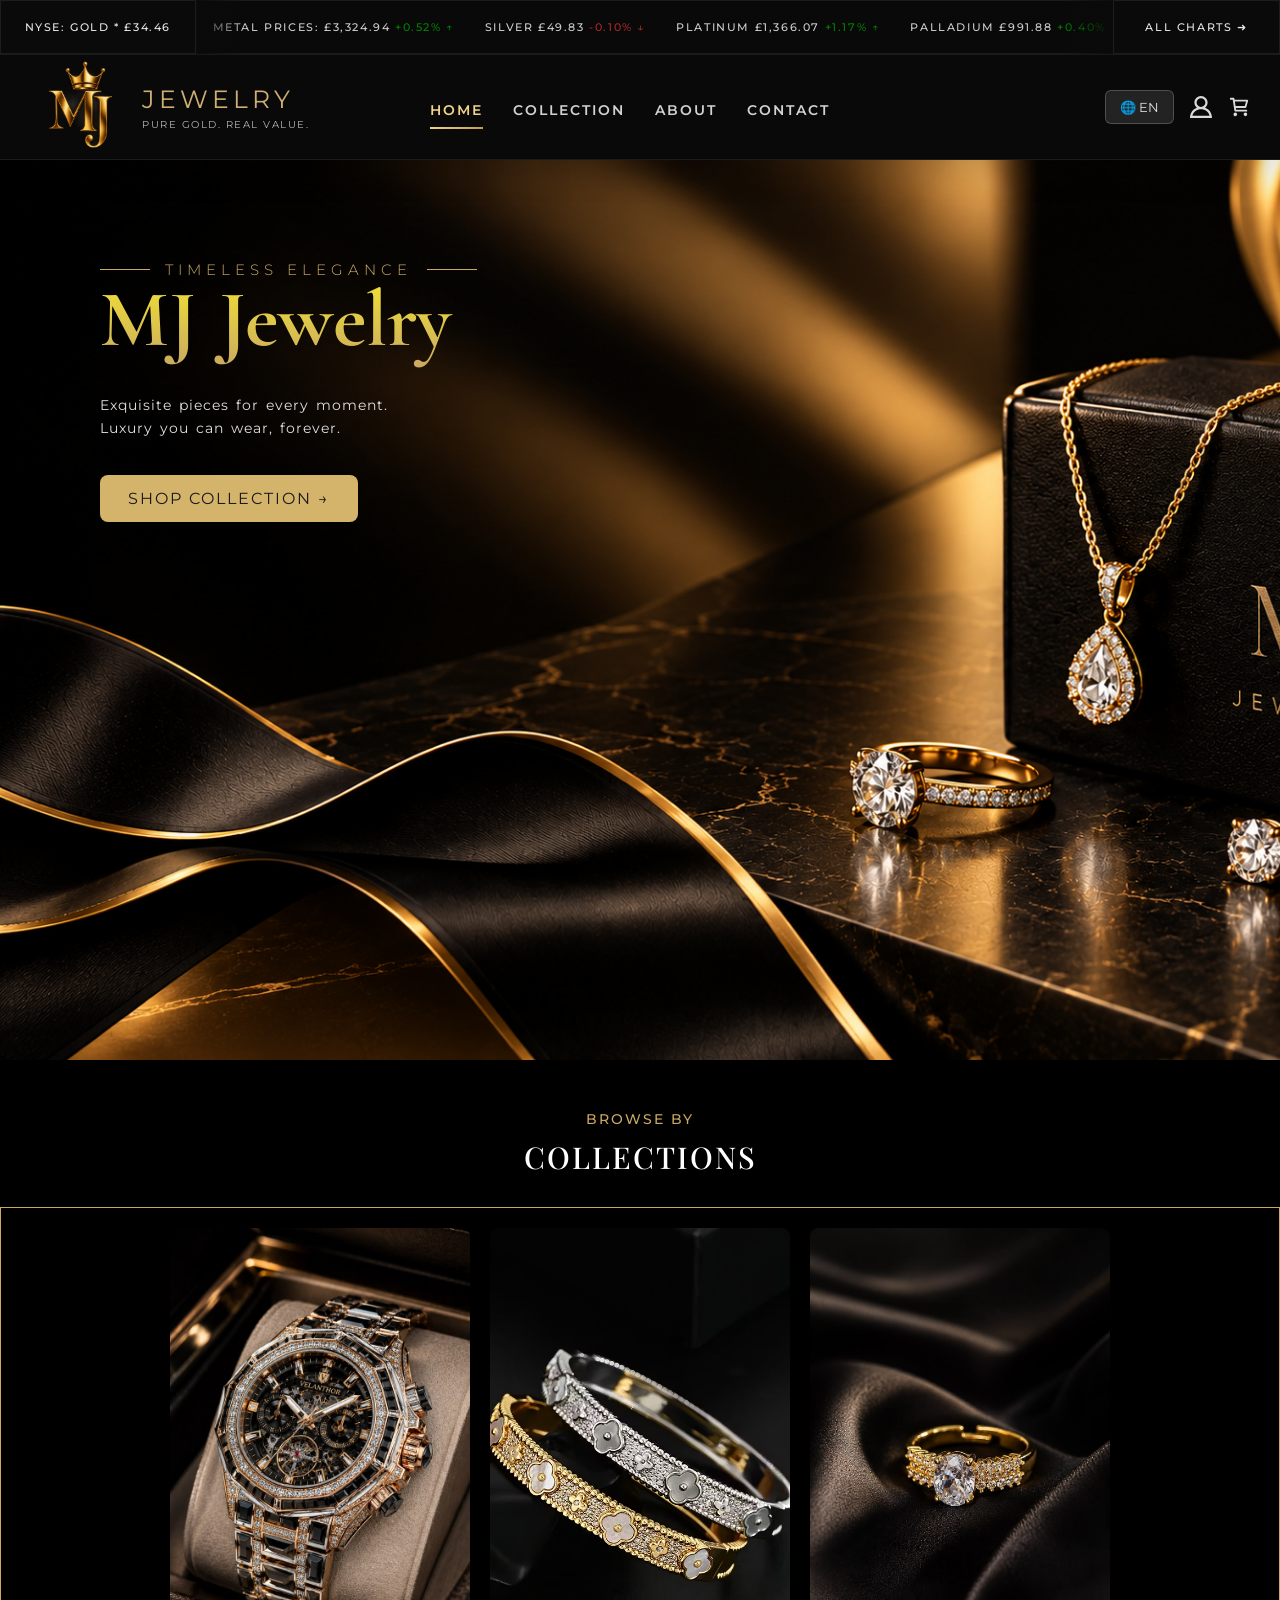
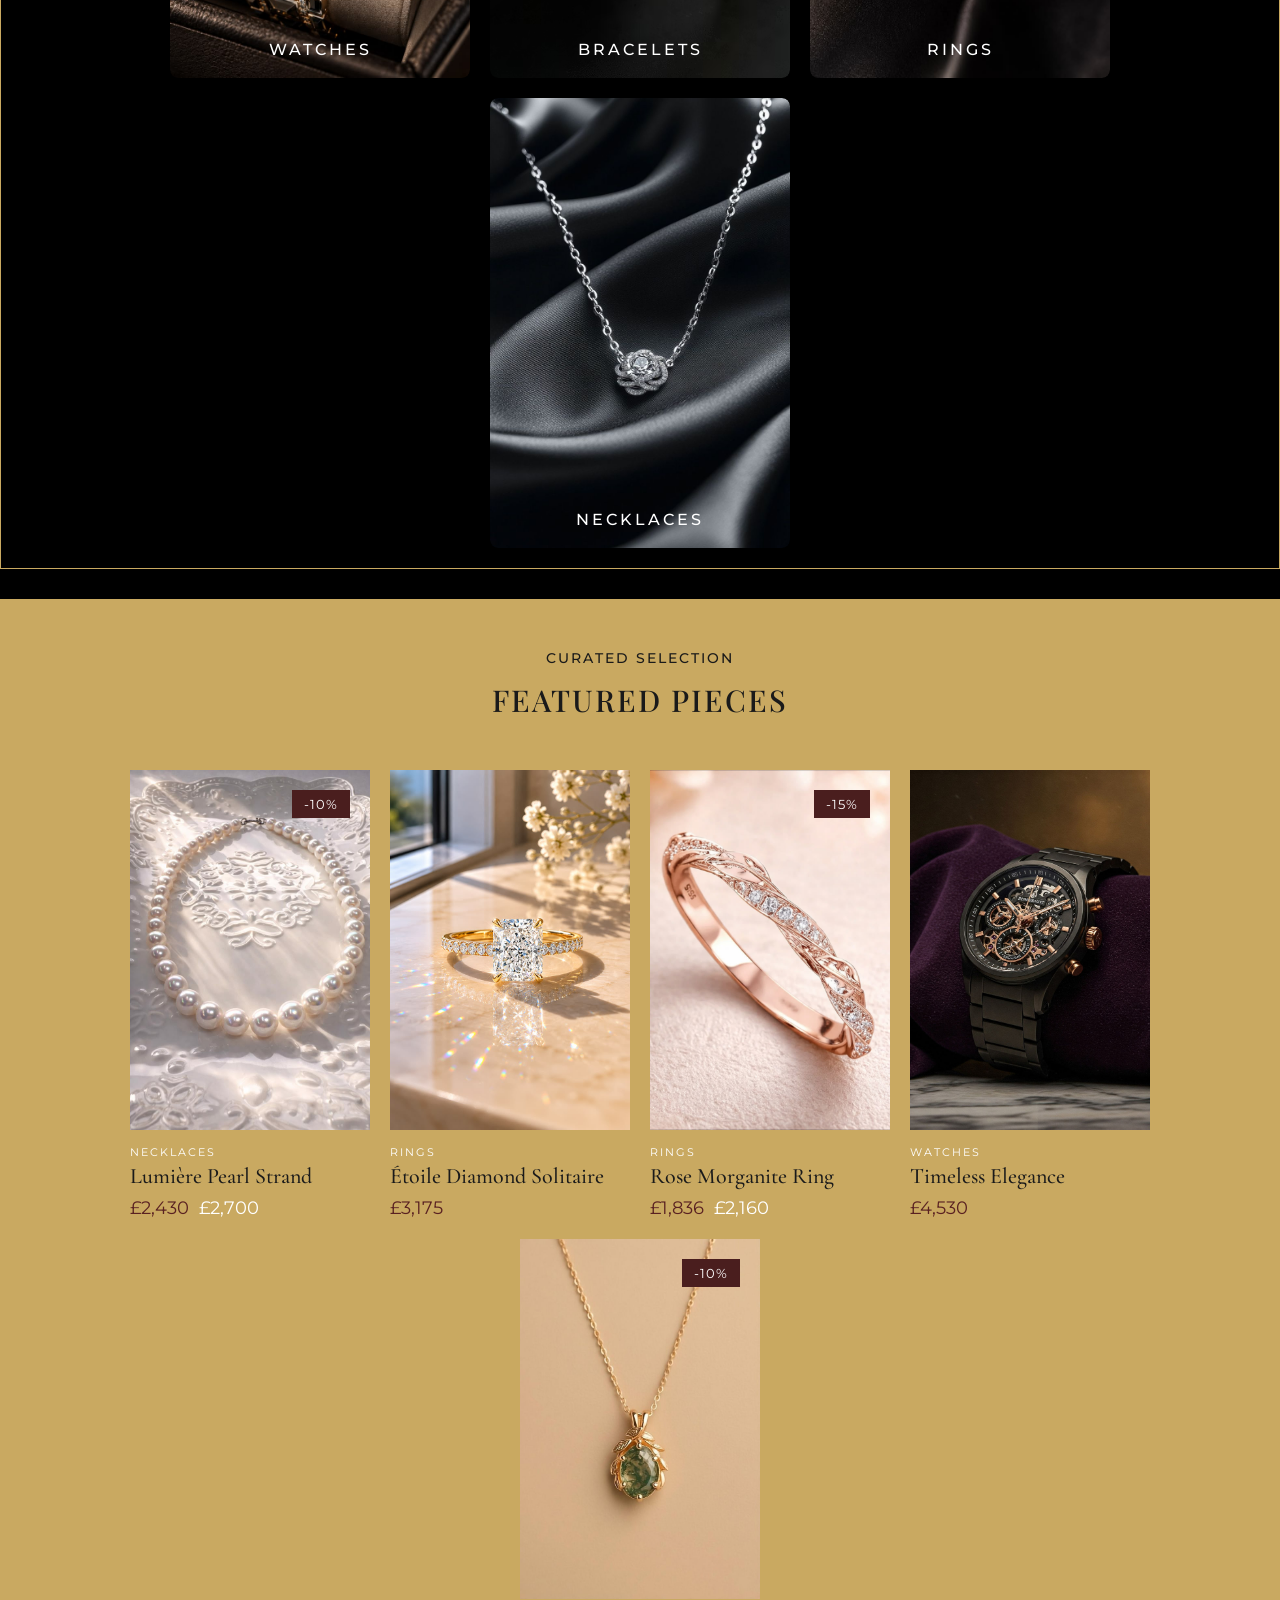
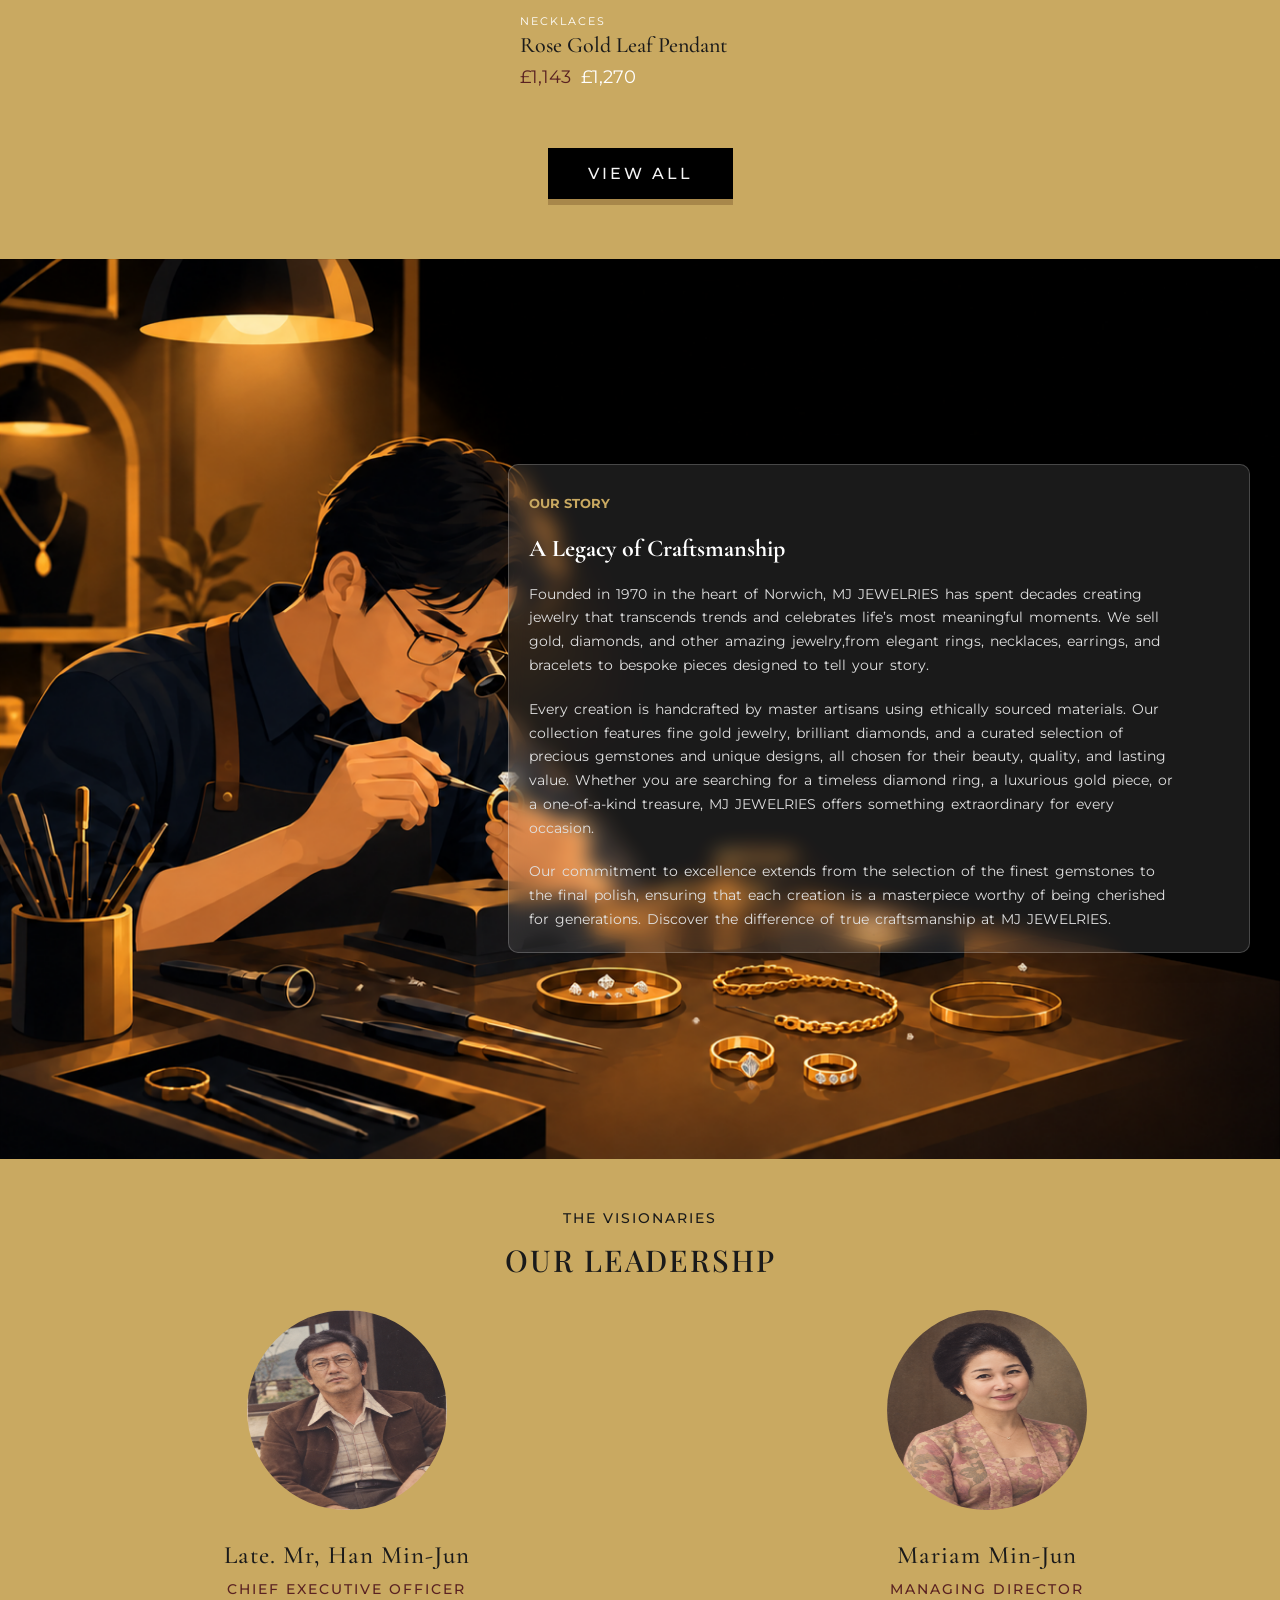
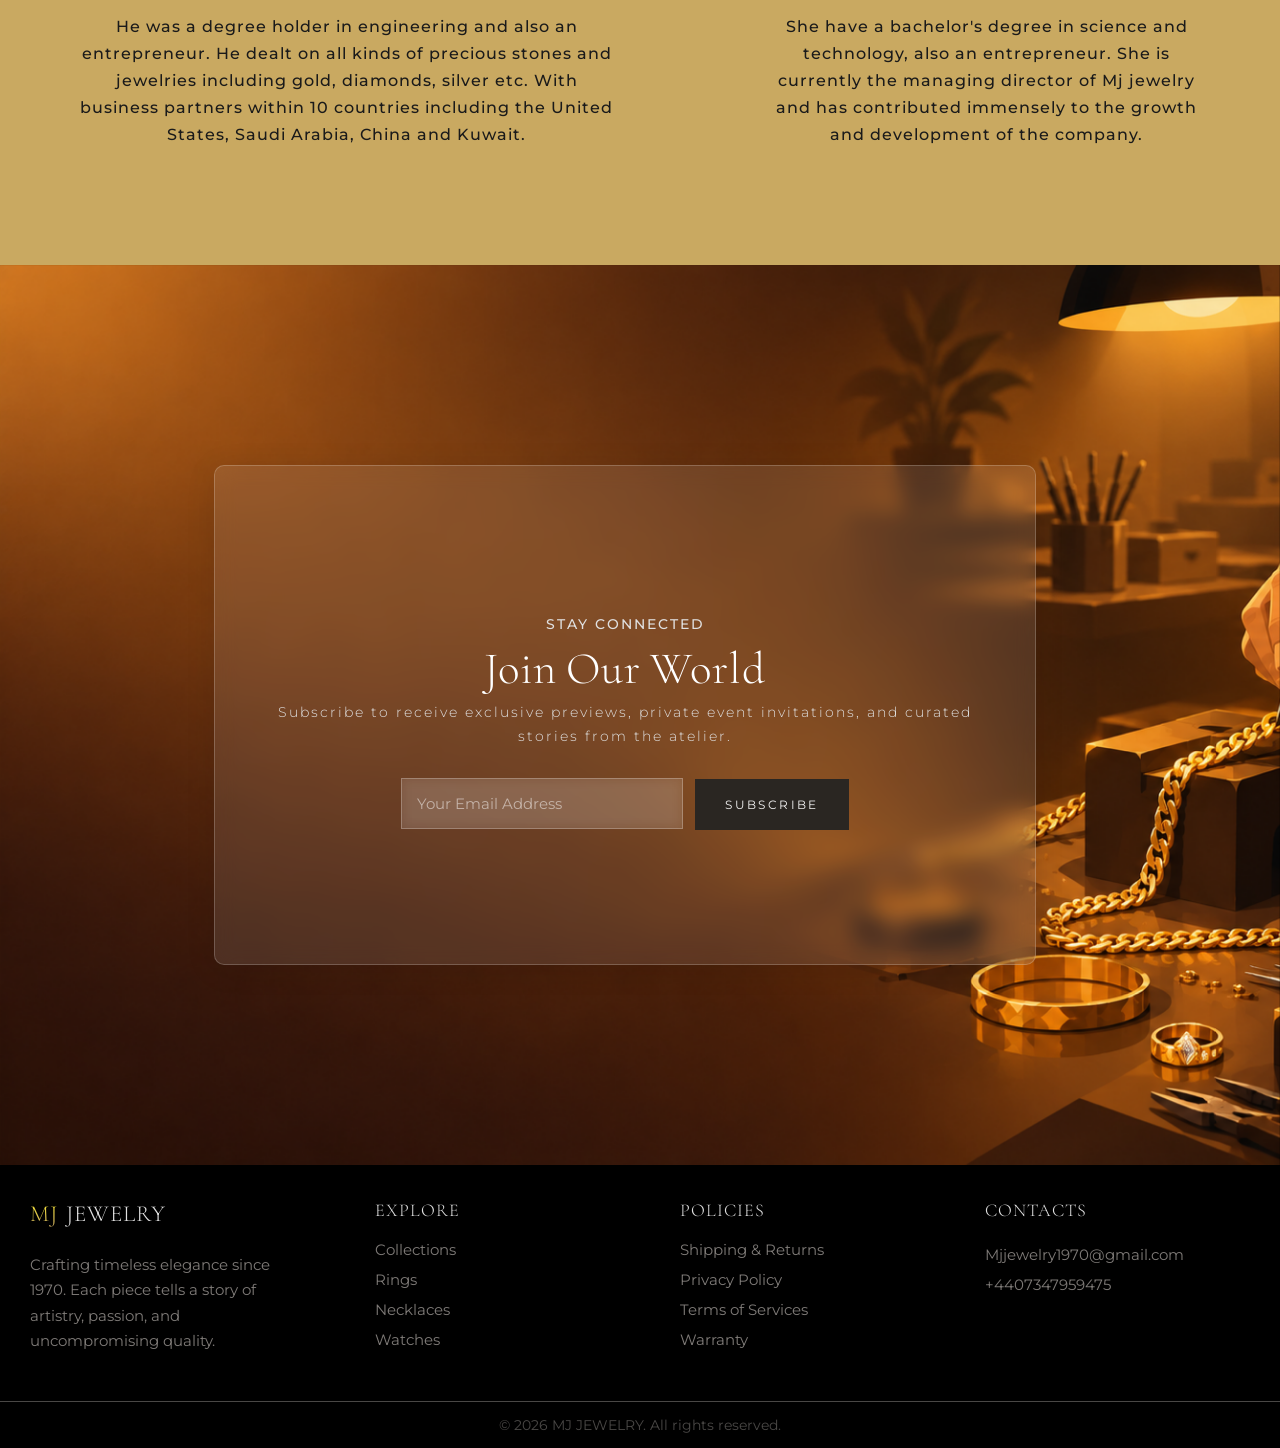
<file: index.html>
<!DOCTYPE html>
<html lang="en">
<head>
  <meta charset="UTF-8">
  <meta name="viewport" content="width=device-width, initial-scale=1.0">
  <title>goldnest.com</title>
  <link rel="stylesheet" href="styles/body.css">
  <link rel="stylesheet" href="styles/header.css">
  <link rel="stylesheet" href="styles/main.css">
  <link rel="stylesheet" href="styles/footer.css">

 <link rel="preconnect" href="https://fonts.googleapis.com">
<link rel="preconnect" href="https://fonts.gstatic.com" crossorigin>
<link href="https://fonts.googleapis.com/css2?family=Playfair+Display:wght@400;500;700&display=swap" rel="stylesheet">

<link href="https://fonts.googleapis.com/css2?family=Cormorant+Garamond:wght@300;400;500;600;700&family=Montserrat:wght@300;400;500;600;700&display=swap" rel="stylesheet">
</head>


<body>
  
<header>

  <nav>


    <!--gold value-->
    <div class="mineral-value">

      <!--gold price-->
      <div class="gold-value">
        <h4>NYSE: GOLD * £34.46</h4>

      </div>
      
      <!--metal prices-->
      <div class="ticker">

        <div class="metal-prices">
        <H4>METAL PRICES:  £3,324.94 <span style="color: green;">+0.52% &uarr;</span></H4>
        <h4>SILVER £49.83 <span style="color: brown;">-0.10% &darr;</span></h4>
        <h4>PLATINUM £1,366.07 <span style="color:green">+1.17% &uarr;</span></h4>
        <h4>PALLADIUM £991.88 <span style="color: green;">+0.40% &uarr;</span></h4>


        <H4>METAL PRICES:  £3,324.94 <span style="color: green;">+0.52% &uarr;</span></H4>
        <h4>SILVER  £49.83 <span style="color: brown;">-0.10% &darr;</span></h4>
        <h4>PLATINUM £1,366.07 <span style="color:green">+1.17% &uarr;</span></h4>
        <h4>PALLADIUM £991.88 <span style="color: green;">+0.40% &uarr;</span></h4>
      </div>

      </div>
      

      <!--all charts-->
      <div class="all-charts">
       <a href="https://live.euronext.com/en" target="_blank" rel="noopener noreferrer"> <h4>ALL CHARTS  &#10140;</h4></a>
        
        
      </div>


    </div>

    <!--gold value close-->




    <div class="second-navbar">
<!--logo-->
    <div class="logo-section">

      <div>
     <img src="images/icons/IMG_8693.PNG" width="70px">
    </div>

     <div> 
      <h2> JEWELRY</h2>
     <p>PURE GOLD. REAL VALUE.</p>
    </div>

    </div>
    <!--logo close-->

    
   <!--navlinks open-->
    <ul class="nav-menu">
      <li><a href="index.html" class="nav-link active">Home</a></li>
      <li><a href="collection.html" class="nav-link">Collection</a></li>
      <li><a href="about.html" class="nav-link">About</a></li>
      <li><a href="contact.html" class="nav-link">Contact</a></li>
    </ul>
    <!--navlinks close-->


    <!--cart and lang selector-->
    <div class="cart-lang">
        <div class="lang-selector">
  <a href="#" class="lang-btn" aria-label="Select language">🌐 EN</a>
  <ul class="lang-list">
    
    <li><img class="flag" src="images/flags/flag-england-svgrepo-com.svg" alt="english-flag"> 
      English</li>

    <li><img class="flag" src="images/flags/spain-svgrepo-com.svg" alt="spanish-flag"> 
      Español</li>

    <li><img class="flag" src="images/flags/flag-for-flag-france-svgrepo-com.svg" alt="french-flag">
       Français</li>

    <li><img class="flag" src="images/flags/flag-for-flag-germany-svgrepo-com.svg" alt="german-flag">
       Deutsch</li>

    <li><img class="flag" src="images/flags/flag-for-flag-italy-svgrepo-com.svg" alt="italy-flag">
      Italiano</li>

    <li> <img class="flag" src="images/flags/portugal-svgrepo-com.svg" alt="portugal-flag"> 
      Português</li>

    <li><img class="flag" src="images/flags/china-svgrepo-com.svg" alt="china-flag">
       中文</li>

    <li><img class="flag" src="images/flags/japan-svgrepo-com.svg" alt="Japan-flag"> 
      日本語</li>

    <li>
      <img class="flag" src="images/flags/flag-for-flag-saudi-arabia-svgrepo-com.svg" alt="saudi arabia-flag">
       العربية</li>

    <li><img class="flag" src="images/flags/flag-for-flag-russia-svgrepo-com.svg" alt="Russia-flag">
      Русский</li>
  </ul>

</div>


      <a class="icon-link" href="login.html" aria-label="View profile" data-tooltip="View profile">
        <img src="images/icons/profile-1336-svgrepo-com.svg" alt="">
      </a>
      <a class="icon-link" href="cart.html" aria-label="View cart" data-tooltip="View cart">
        <img src="images/icons/cart-shopping-svgrepo-com.svg" alt="">
      </a>
    
    </div>

    </div>
  </nav>
  <!--nav close-->
  </header>

  <main>
    <section class="hero-section">

   <div class="hero-content">
     <div class="subtitle">
    <span class="line"></span>
    <span>TIMELESS ELEGANCE</span>
    <span class="line"></span>
    </div>

    <h1>MJ Jewelry</h1>
    <div class="hero-text">
      <p>Exquisite pieces for every moment.</p>
    <p>Luxury you can wear, forever.</p>

    </div>
    <a href="collection.html" class="shop-now">SHOP COLLECTION &rarr;</a>

   </div>
      

    </section>
    <!--hero section close-->




    <!--collection section open-->
    <section class="collection-section">
      <h4>BROWSE BY</h4>
    <h3>COLLECTIONS</h3>

    <div class="collection-grid">
      <div class="products">
        <img src="images/products/Mens Watch Aesthetic – Rich Gold Diamond Skeleton Watch with Black Accents.jfif" width="300px">
        <p>WATCHES</p>
      </div>

      <div class="products">
        <img src="images/products/633de225023b2351394707bd0bd414c3.avif" width="300px" alt="Gold jewelry piece">
        <p>BRACELETS</p>
      </div>

      <div class="products">
        <img src="images/products/Aurora Spark Adjustable Ring 💍.jfif" width="300px" alt="Aurora Spark adjustable ring">
        <p>RINGS</p>
      </div>

      <div class="products">
        <img src="images/products/Luxury Lab-Grown Diamond Fancy Pendant.jfif" width="300px" alt="Lab-grown diamond pendant">
        <p>NECKLACES</p>
      </div>

      
    </div>


    </section>
    <!--collection section close-->




    <section class="featured-pieces">
      <h5>CURATED SELECTION</h5>
      <h3 class="featured-pieces-name">FEATURED PIECES</h3>

      <div class="feature-grid">

            <div class="product-card">
      <div class="product-image">
        <img src="images/Featured-product/Near-Round Freshwater Pearl Necklace, 9_2mm Mirror Luster, S925 Silver Clasp.jfif" alt="Lumière Pearl Strand">
        <span class="discount-badge">-10%</span>
        <div class="view-details">VIEW DETAILS</div>
      </div>
      <p class="product-category">NECKLACES</p>
      <h3 class="product-name">Lumière Pearl Strand</h3>

      <div class="price-container">
        <span class="current-price">£2,430</span>
          <span class="old-price">£2,700</span>
      </div>
    </div>


     <div class="product-card">
      <div class="product-image">
        <img src="images/Featured-product/Radiant Cut Diamond Engagement Ring in Gold _ Hidden Halo Pavé Band Ring.jfif" alt="Radiant cut diamond engagement ring">
        
        <div class="view-details">VIEW DETAILS</div>
      </div>
      <p class="product-category">RINGS</p>
      <h3 class="product-name">Étoile Diamond Solitaire</h3>

      <div class="price-container">
        <span class="current-price">£3,175</span>
      </div>

    </div>


     <div class="product-card">
      <div class="product-image">
        <img src="images/Featured-product/Rose Gold Diamond Twist Ring Dream Engagement Ring.jfif" alt="Rose gold diamond twist ring">
        <span class="discount-badge">-15%</span>
        <div class="view-details">VIEW DETAILS</div>
      </div>
      <p class="product-category">RINGS</p>
      <h3 class="product-name">Rose Morganite Ring</h3>

      <div class="price-container">
        <span class="current-price">£1,836</span>
          <span class="old-price">£2,160</span>
      </div>

    </div>


     <div class="product-card">
      <div class="product-image">
        <img src="images/Featured-product/Timeless Elegance_ Luxury Watch Style Guide ✨.jfif" alt="Luxury gold watch">
        <div class="view-details">VIEW DETAILS</div>
      </div>
      <p class="product-category">WATCHES</p>
      <h3 class="product-name">Timeless Elegance</h3>

      <div class="price-container">
        <span class="current-price">£4,530</span>
      </div>

    </div>



     <div class="product-card">
      <div class="product-image">
        <img src="images/Featured-product/Moss Agate Necklace, Oval Gemstone, 14k Rose Gold Leaf Pendant.jfif" alt="Rose gold leaf pendant">
        <span class="discount-badge">-10%</span>
        <div class="view-details">VIEW DETAILS</div>
      </div>
      <p class="product-category">NECKLACES</p>
      <h3 class="product-name">Rose Gold Leaf Pendant</h3>

      <div class="price-container">
        <span class="current-price">£1,143</span>
          <span class="old-price">£1,270</span>
      </div>
    </div>

      </div>

      <a href="collection.html" class="featured-pieces-button">VIEW ALL</a>

    </section>




    <!--about section begins-->
    <section class="about-section">

      <div class="about">
        <h5>OUR STORY</h5>

        <h2>A Legacy of Craftsmanship</h2>

        <p>Founded in 1970 in the heart of Norwich, MJ JEWELRIES has spent decades creating jewelry that transcends trends and celebrates life’s most meaningful moments. We sell gold, diamonds, and other amazing jewelry,from elegant rings, necklaces, earrings, and bracelets to bespoke pieces designed to tell your story.</p>

        <p>Every creation is handcrafted by master artisans using ethically sourced materials. Our collection features fine gold jewelry, brilliant diamonds, and a curated selection of precious gemstones and unique designs, all chosen for their beauty, quality, and lasting value. Whether you are searching for a timeless diamond ring, a luxurious gold piece, or a one-of-a-kind treasure, MJ JEWELRIES offers something extraordinary for every occasion.</p>

        <p>Our commitment to excellence extends from the selection of the finest gemstones to the final polish, ensuring that each creation is a masterpiece worthy of being cherished for generations. Discover the difference of true craftsmanship at MJ JEWELRIES.</p>
      </div>

    </section>
     <!--about section ends-->


 <!--owners article section begins-->
     <section class="owners-section">

      <div class="about-owners">
        <h5> THE VISIONARIES</h5>
        <h3>OUR LEADERSHP</h3>


        <div class="owners-container">

          <article>
          
             <img class="owners-picture" src="images/owners/IMG_4040.PNG" alt="MJ Jewelry owner">
            
          
          <h3>Late. Mr, Han Min-Jun</h3>
          <h6>CHIEF EXECUTIVE OFFICER</h6>

          <p>
            He was a degree holder in engineering and also an entrepreneur. He dealt on all kinds of precious stones and jewelries including gold, diamonds, silver etc. With business partners within 10 countries including the United States, Saudi Arabia, China and Kuwait.

          </p>

        </article>


      <article>
         <img class="wife-picture" src="images/owners/IMG_4042.PNG" alt="MJ Jewelry owner">
          <h3>Mariam Min-Jun</h3>

          <h6>MANAGING DIRECTOR</h6>

          <p>
            She have a bachelor's degree in science and technology, also an entrepreneur. She is currently the managing director of Mj jewelry and has contributed immensely to the growth and development of the company.
          </p>

      </article>

        </div>
      
        
      
      </div>


     </section>
       <!--owners article section ends-->


      <!--subscribe section begins-->
       <section class="subscribe-section">
        <div class="subscribe-info">

          <h5>STAY CONNECTED</h5>
          <h3>Join Our World</h3>
          <p>
            Subscribe to receive exclusive previews, private event invitations, and curated stories from the atelier.
          </p>
        
          <div>
          
            <input id="email" type="email" title="email" required placeholder="Your Email Address">

            <a href="login.html" class="susbcribe-button">SUBSCRIBE</a>
           
          </div>

        </div>
        
       </section>
      
  </main>


  <footer>
   <div class="footer-section">

    <div class="first-section">
      <h3> <span>MJ</span> JEWELRY </h3>
      <p>
        Crafting timeless elegance since 1970. Each piece tells a story of artistry, passion, and uncompromising quality.
      </p>
    </div>



    <div>
      <h5>EXPLORE</h5>

      <ul>
        <li><a href="collection.html">Collections</a></li>
        <li><a href="collection.html#rings">Rings</a></li>
        <li><a href="collection.html#necklaces">Necklaces</a></li>
        <li><a href="collection.html#watches">Watches</a></li>
      </ul>
    </div>



    <div>
      <h5>POLICIES</h5>

       <ul>
        <li><a href="contact.html#shipping">Shipping &amp; Returns</a></li>
        <li><a href="contact.html#privacy">Privacy Policy</a></li>
        <li><a href="contact.html#terms">Terms of Services</a></li>
        <li><a href="contact.html#warranty">Warranty</a></li>
      </ul>
    </div>



    <div class="footer-contact">
      <h5>CONTACTS</h5>

      <p> <a href="mailto:mjjewelry1970@gmail.com">
         Mjjewelry1970@gmail.com</a> </p>

      <p>+4407347959475</p>

    </div>


   </div>


   <div class="second-section">
    <p>
      © 2026 MJ JEWELRY. All rights reserved.
    </p>
   </div>
    
  </footer>


</body>
</html>
</file>
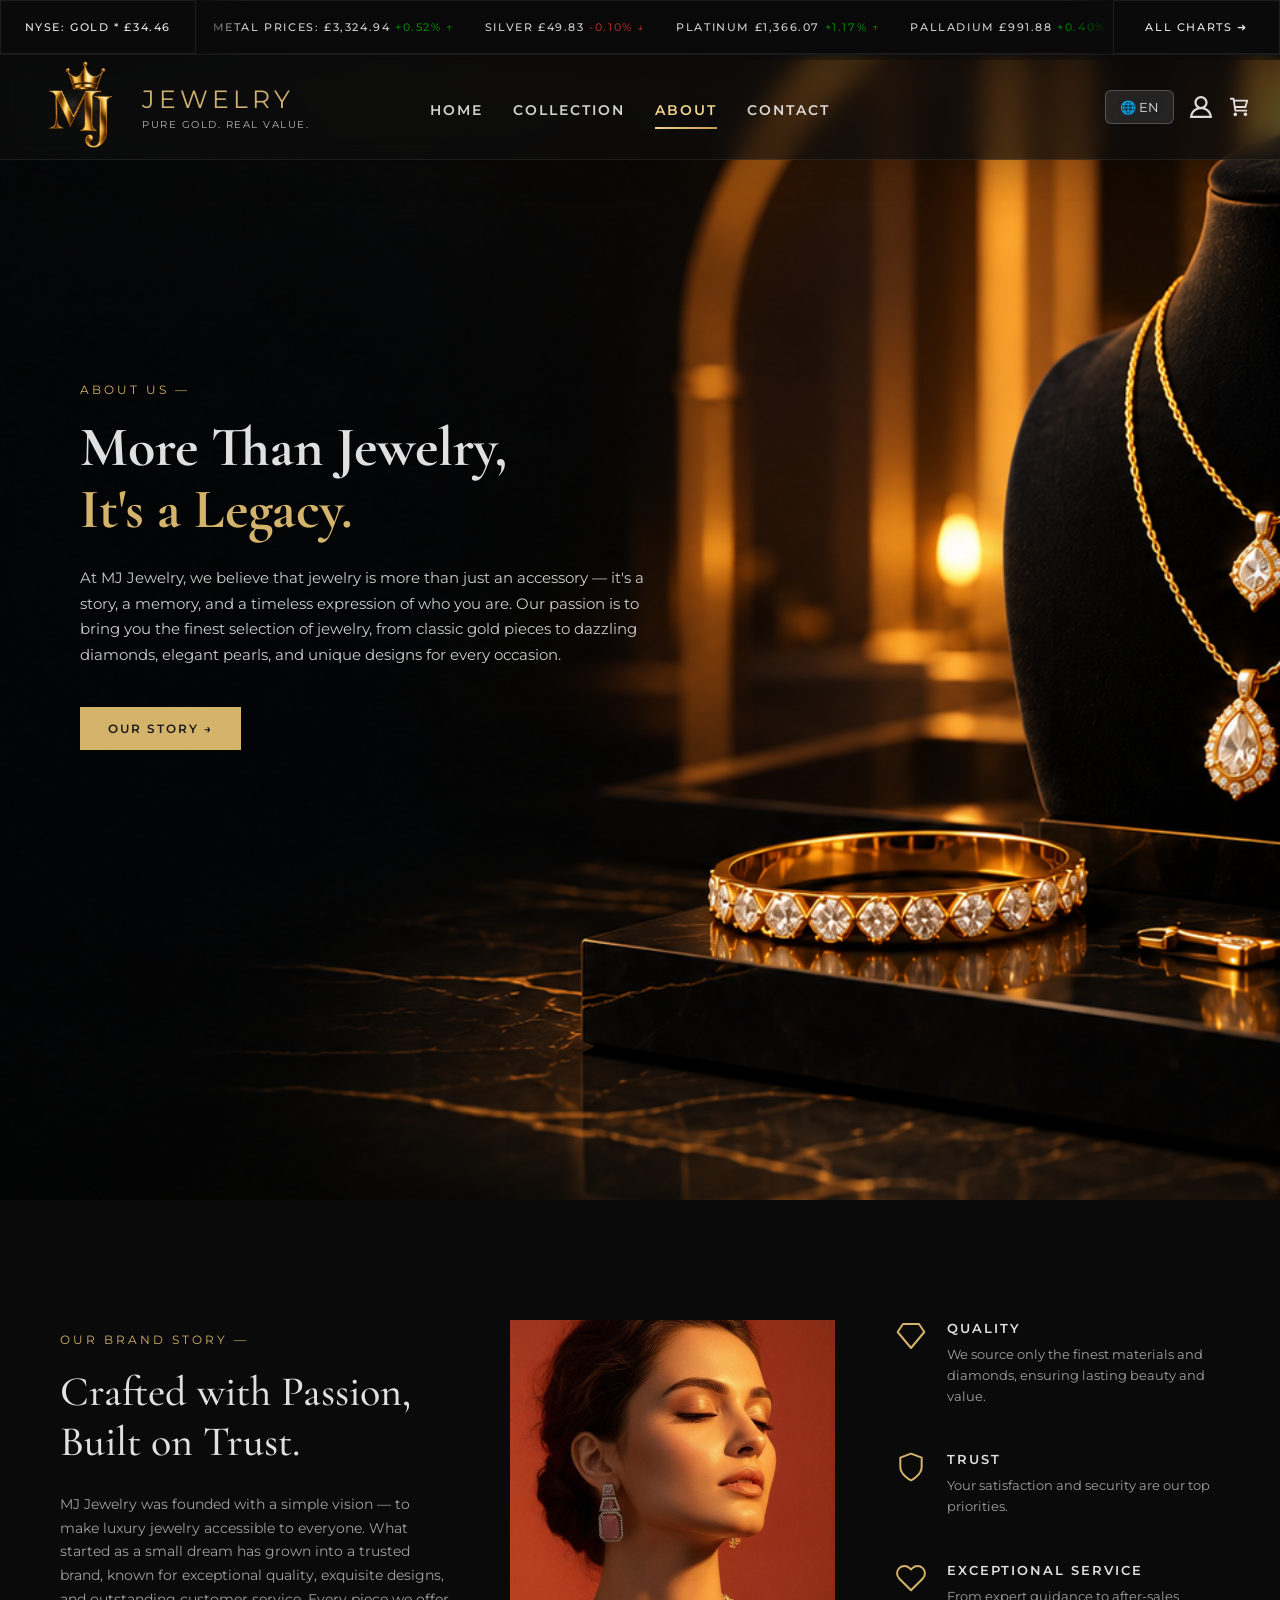
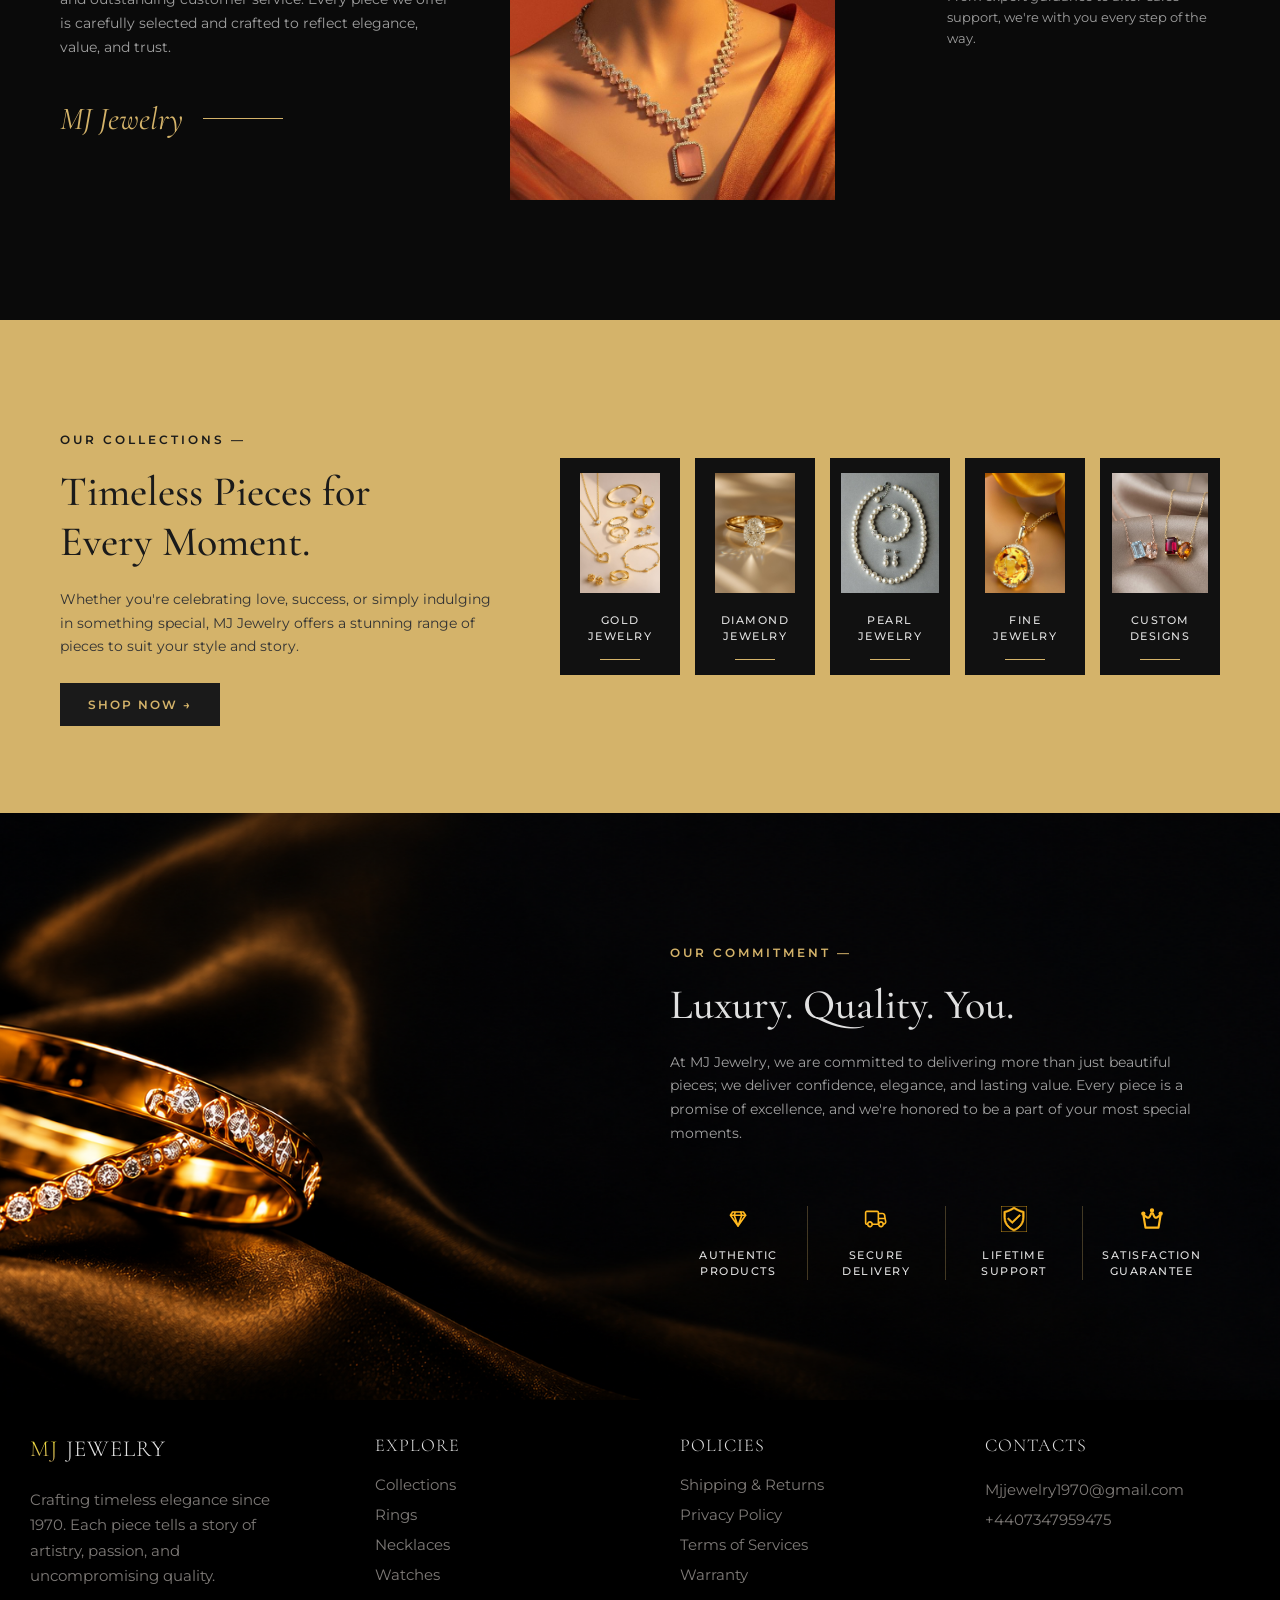
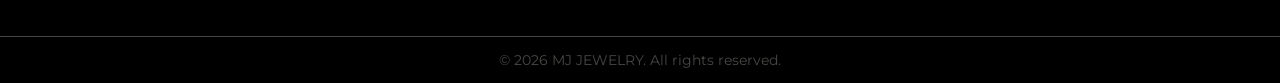
<file: about.html>
<!DOCTYPE html>
<html lang="en">
<head>
  <meta charset="UTF-8">
  <meta name="viewport" content="width=device-width, initial-scale=1.0">
  <title>About Us | MJ Jewelry</title>

  <!-- CSS -->
  <link rel="stylesheet" href="styles/body.css">
  <link rel="stylesheet" href="styles/header.css">
  <link rel="stylesheet" href="styles/about.css">
  <link rel="stylesheet" href="styles/footer.css"> 

  <!-- Fonts -->
  <link rel="preconnect" href="https://fonts.googleapis.com">
  <link rel="preconnect" href="https://fonts.gstatic.com" crossorigin>
  <link href="https://fonts.googleapis.com/css2?family=Cormorant+Garamond:wght@300;400;500;600;700&family=Montserrat:wght@300;400;500;600;700&display=swap" rel="stylesheet">
</head>

<body>
  
  <header>
    


     <nav>

    <!--gold value-->
    <div class="mineral-value">

      <!--gold price-->
      <div class="gold-value">
        <h4>NYSE: GOLD * £34.46</h4>

      </div>
      
      <!--metal prices-->
      <div class="ticker">

        <div class="metal-prices">
        <H4>METAL PRICES:  £3,324.94 <span style="color: green;">+0.52% &uarr;</span></H4>
        <h4>SILVER £49.83 <span style="color: brown;">-0.10% &darr;</span></h4>
        <h4>PLATINUM £1,366.07 <span style="color:green">+1.17% &uarr;</span></h4>
        <h4>PALLADIUM £991.88 <span style="color: green;">+0.40% &uarr;</span></h4>


        <H4>METAL PRICES:  £3,324.94 <span style="color: green;">+0.52% &uarr;</span></H4>
        <h4>SILVER  £49.83 <span style="color: brown;">-0.10% &darr;</span></h4>
        <h4>PLATINUM £1,366.07 <span style="color:green">+1.17% &uarr;</span></h4>
        <h4>PALLADIUM £991.88 <span style="color: green;">+0.40% &uarr;</span></h4>
      </div>

      </div>
      

      <!--all charts-->
      <div class="all-charts">
       <a href="https://live.euronext.com/en" target="_blank" rel="noopener noreferrer"> <h4>ALL CHARTS  &#10140;</h4></a>
        
        
      </div>


    </div>

    <!--gold value close-->




    <div class="second-navbar">
<!--logo-->
    <div class="logo-section">

      <div>
     <img src="images/icons/IMG_8693.PNG" width="70px">
    </div>

     <div> 
      <h2> JEWELRY</h2>
     <p>PURE GOLD. REAL VALUE.</p>
    </div>

    </div>
    <!--logo close-->

    
   <!--navlinks open-->
    <ul class="nav-menu">
      <li><a href="index.html" class="nav-link">Home</a></li>
      <li><a href="collection.html" class="nav-link">Collection</a></li>
      <li><a href="about.html" class="nav-link active">About</a></li>
      <li><a href="contact.html" class="nav-link">Contact</a></li>
    </ul>
    <!--navlinks close-->


    <!--cart and lang selector-->
    <div class="cart-lang">
        <div class="lang-selector">
  <a href="#" class="lang-btn" aria-label="Select language">🌐 EN</a>
  <ul class="lang-list">
    
    <li><img class="flag" src="images/flags/flag-england-svgrepo-com.svg" alt="english-flag"> 
      English</li>

    <li><img class="flag" src="images/flags/spain-svgrepo-com.svg" alt="spanish-flag"> 
      Español</li>

    <li><img class="flag" src="images/flags/flag-for-flag-france-svgrepo-com.svg" alt="french-flag">
       Français</li>

    <li><img class="flag" src="images/flags/flag-for-flag-germany-svgrepo-com.svg" alt="german-flag">
       Deutsch</li>

    <li><img class="flag" src="images/flags/flag-for-flag-italy-svgrepo-com.svg" alt="italy-flag">
      Italiano</li>

    <li> <img class="flag" src="images/flags/portugal-svgrepo-com.svg" alt="portugal-flag"> 
      Português</li>

    <li><img class="flag" src="images/flags/china-svgrepo-com.svg" alt="china-flag">
       中文</li>

    <li><img class="flag" src="images/flags/japan-svgrepo-com.svg" alt="Japan-flag"> 
      日本語</li>

    <li>
      <img class="flag" src="images/flags/flag-for-flag-saudi-arabia-svgrepo-com.svg" alt="saudi arabia-flag">
       العربية</li>

    <li><img class="flag" src="images/flags/flag-for-flag-russia-svgrepo-com.svg" alt="Russia-flag">
      Русский</li>
  </ul>

</div>


      <a class="icon-link" href="login.html" aria-label="View profile" data-tooltip="View profile">
        <img src="images/icons/profile-1336-svgrepo-com.svg" alt="">
      </a>
      <a class="icon-link" href="cart.html" aria-label="View cart" data-tooltip="View cart">
        <img src="images/icons/cart-shopping-svgrepo-com.svg" alt="">
      </a>
    
    </div>

    </div>
  </nav>
  <!--nav close-->
  </header>
  








  <main>


    
    <section class="about-section">
      
       <div class="about-content">
    <p class="about-eyebrow">ABOUT US —</p>
    <h1>More Than Jewelry,<br><span class="gold-text">It's a Legacy.</span></h1>
    <p class="about-text">
      At MJ Jewelry, we believe that jewelry is more than just an accessory — 
      it's a story, a memory, and a timeless expression of who you are. 
      Our passion is to bring you the finest selection of jewelry, from classic 
      gold pieces to dazzling diamonds, elegant pearls, and unique designs for 
      every occasion.
    </p>
    <a href="#brand-story" class="story-btn">OUR STORY &rarr;</a>
      </div>

    </section>






    <section id="brand-story" class="brand-story-section">
  <div class="brand-story-container">

    <!-- LEFT COLUMN: Text -->
    <div class="story-text">
      <p class="eyebrow">OUR BRAND STORY —</p>
      <h2>Crafted with Passion,<br>Built on Trust.</h2>
      <p class="story-desc">
        MJ Jewelry was founded with a simple vision — to make luxury jewelry accessible 
        to everyone. What started as a small dream has grown into a trusted brand, known 
        for exceptional quality, exquisite designs, and outstanding customer service. 
        Every piece we offer is carefully selected and crafted to reflect elegance, 
        value, and trust.
      </p>
      <div class="signature">
        MJ Jewelry
        <span class="signature-line"></span>
      </div>
    </div>

    <!-- MIDDLE COLUMN: Image -->
    <div class="story-image">
      <img src="images/background picture/Elegant Pink Stone Necklace & Earring Set _ Luxury Indian Jewellery Look.jfif" alt="Jeweler crafting a ring">
    </div>

    <!-- RIGHT COLUMN: Features -->
    <div class="story-features">

      <!-- Feature 1 -->
      <div class="feature">
        <div class="feature-icon">
          <svg viewBox="0 0 24 24" fill="none" stroke="#d4b36a" stroke-width="1.5" stroke-linecap="round" stroke-linejoin="round">
            <path d="M6 3h12l4 6-10 12L2 9z"/>
          </svg>
        </div>
        <div class="feature-text">
          <h4>QUALITY</h4>
          <p>We source only the finest materials and diamonds, ensuring lasting beauty and value.</p>
        </div>
      </div>

      <!-- Feature 2 -->
      <div class="feature">
        <div class="feature-icon">
          <svg viewBox="0 0 24 24" fill="none" stroke="#d4b36a" stroke-width="1.5" stroke-linecap="round" stroke-linejoin="round">
            <path d="M12 22s8-4 8-10V5l-8-3-8 3v7c0 6 8 10 8 10z"/>
          </svg>
        </div>
        <div class="feature-text">
          <h4>TRUST</h4>
          <p>Your satisfaction and security are our top priorities.</p>
        </div>
      </div>

      <!-- Feature 3 -->
      <div class="feature">
        <div class="feature-icon">
          <svg viewBox="0 0 24 24" fill="none" stroke="#d4b36a" stroke-width="1.5" stroke-linecap="round" stroke-linejoin="round">
            <path d="M20.84 4.61a5.5 5.5 0 0 0-7.78 0L12 5.67l-1.06-1.06a5.5 5.5 0 0 0-7.78 7.78l1.06 1.06L12 21.23l7.78-7.78 1.06-1.06a5.5 5.5 0 0 0 0-7.78z"/>
          </svg>
        </div>
        <div class="feature-text">
          <h4>EXCEPTIONAL SERVICE</h4>
          <p>From expert guidance to after-sales support, we're with you every step of the way.</p>
        </div>
      </div>

    </div>
  </div>
</section>




<section class="collections-section">
  <div class="collections-container">

    <!-- LEFT COLUMN: Text -->
    <div class="collections-text">
      <p class="eyebrow">OUR COLLECTIONS —</p>
      <h2>Timeless Pieces for<br>Every Moment.</h2>
      <p class="collections-desc">
        Whether you're celebrating love, success, or simply indulging in something special, 
        MJ Jewelry offers a stunning range of pieces to suit your style and story.
      </p>
      <a href="collection.html" class="shop-btn">SHOP NOW &rarr;</a>
    </div>

    <!-- RIGHT COLUMN: Cards -->
    <div class="collections-grid">
      
      <div class="collection-card">
        <img src="images/about product/Modern jewellery collection_.jfif" alt="Gold Jewelry">
        <h4>GOLD JEWELRY</h4>
        <div class="card-line"></div>
      </div>

      <div class="collection-card">
        <img src="images/about product/✨ Oval Solitaire Lab Diamond Ring in Yellow Gold _ Fiona Diamonds.jfif" alt="Diamond Jewelry">
        <h4>DIAMOND JEWELRY</h4>
        <div class="card-line"></div>
      </div>

      <div class="collection-card">
        <img src="images/about product/Bridal Pearl Rhinestone Necklace Bracelet Earring Crystal Wedding Jewelry Set White or Ivory Pearl ST001LX - Etsy.jfif" alt="Pearl Jewelry">
        <h4>PEARL JEWELRY</h4>
        <div class="card-line"></div>
      </div>

      <div class="collection-card">
        <img src="images/about product/pendentif femme citrine.jfif" alt="Fine Jewelry">
        <h4>FINE JEWELRY</h4>
        <div class="card-line"></div>
      </div>

      <div class="collection-card">
        <img src="images/about product/Colored Gemstone Necklaces.jfif" alt="Custom Designs">
        <h4>CUSTOM DESIGNS</h4>
        <div class="card-line"></div>
      </div>

    </div>
  </div>
</section>



<section class="commitment-section">
  <div class="commitment-content">
    
    <p class="eyebrow">OUR COMMITMENT —</p>
    <h2>Luxury. Quality. You.</h2>
    <p class="commitment-desc">
      At MJ Jewelry, we are committed to delivering more than just beautiful pieces; 
      we deliver confidence, elegance, and lasting value. Every piece is a promise 
      of excellence, and we're honored to be a part of your most special moments.
    </p>

    <div class="features-row">
      
      <div class="feature-item">
        <img src="images/commitment-section-icon/diamond-svgrepo-com.svg" alt="Authentic Products Icon">
        <h4>AUTHENTIC<br>PRODUCTS</h4>
      </div>

      <div class="feature-item">
        <img src="images/commitment-section-icon/truck-svgrepo-com.svg" alt="Secure Delivery Icon">
        <h4>SECURE<br>DELIVERY</h4>
      </div>

      <div class="feature-item">
        <img src="images/commitment-section-icon/shield-check-svgrepo-com.svg" alt="Lifetime Support Icon">
        <h4>LIFETIME<br>SUPPORT</h4>
      </div>

      <div class="feature-item">
        <img src="images/commitment-section-icon/crown-svgrepo-com.svg" alt="Satisfaction Guarantee Icon">
        <h4>SATISFACTION<br>GUARANTEE</h4>
      </div>

    </div>
  </div>
</section>



  </main>






  <footer>
   <div class="footer-section">

    <div class="first-section">
      <h3> <span>MJ</span> JEWELRY </h3>
      <p>
        Crafting timeless elegance since 1970. Each piece tells a story of artistry, passion, and uncompromising quality.
      </p>
    </div>



    <div>
      <h5>EXPLORE</h5>

      <ul>
        <li><a href="collection.html">Collections</a></li>
        <li><a href="collection.html#rings">Rings</a></li>
        <li><a href="collection.html#necklaces">Necklaces</a></li>
        <li><a href="collection.html#watches">Watches</a></li>
      </ul>
    </div>



    <div>
      <h5>POLICIES</h5>

       <ul>
        <li><a href="contact.html#shipping">Shipping &amp; Returns</a></li>
        <li><a href="contact.html#privacy">Privacy Policy</a></li>
        <li><a href="contact.html#terms">Terms of Services</a></li>
        <li><a href="contact.html#warranty">Warranty</a></li>
      </ul>
    </div>



    <div class="footer-contact">
      <h5>CONTACTS</h5>

      <p> <a href="mailto:mjjewelry1970@gmail.com">
         Mjjewelry1970@gmail.com</a> </p>

      <p>+4407347959475</p>

    </div>


   </div>


   <div class="second-section">
    <p>
      © 2026 MJ JEWELRY. All rights reserved.
    </p>
   </div>

   
  </footer>


</body>
</html>
</file>
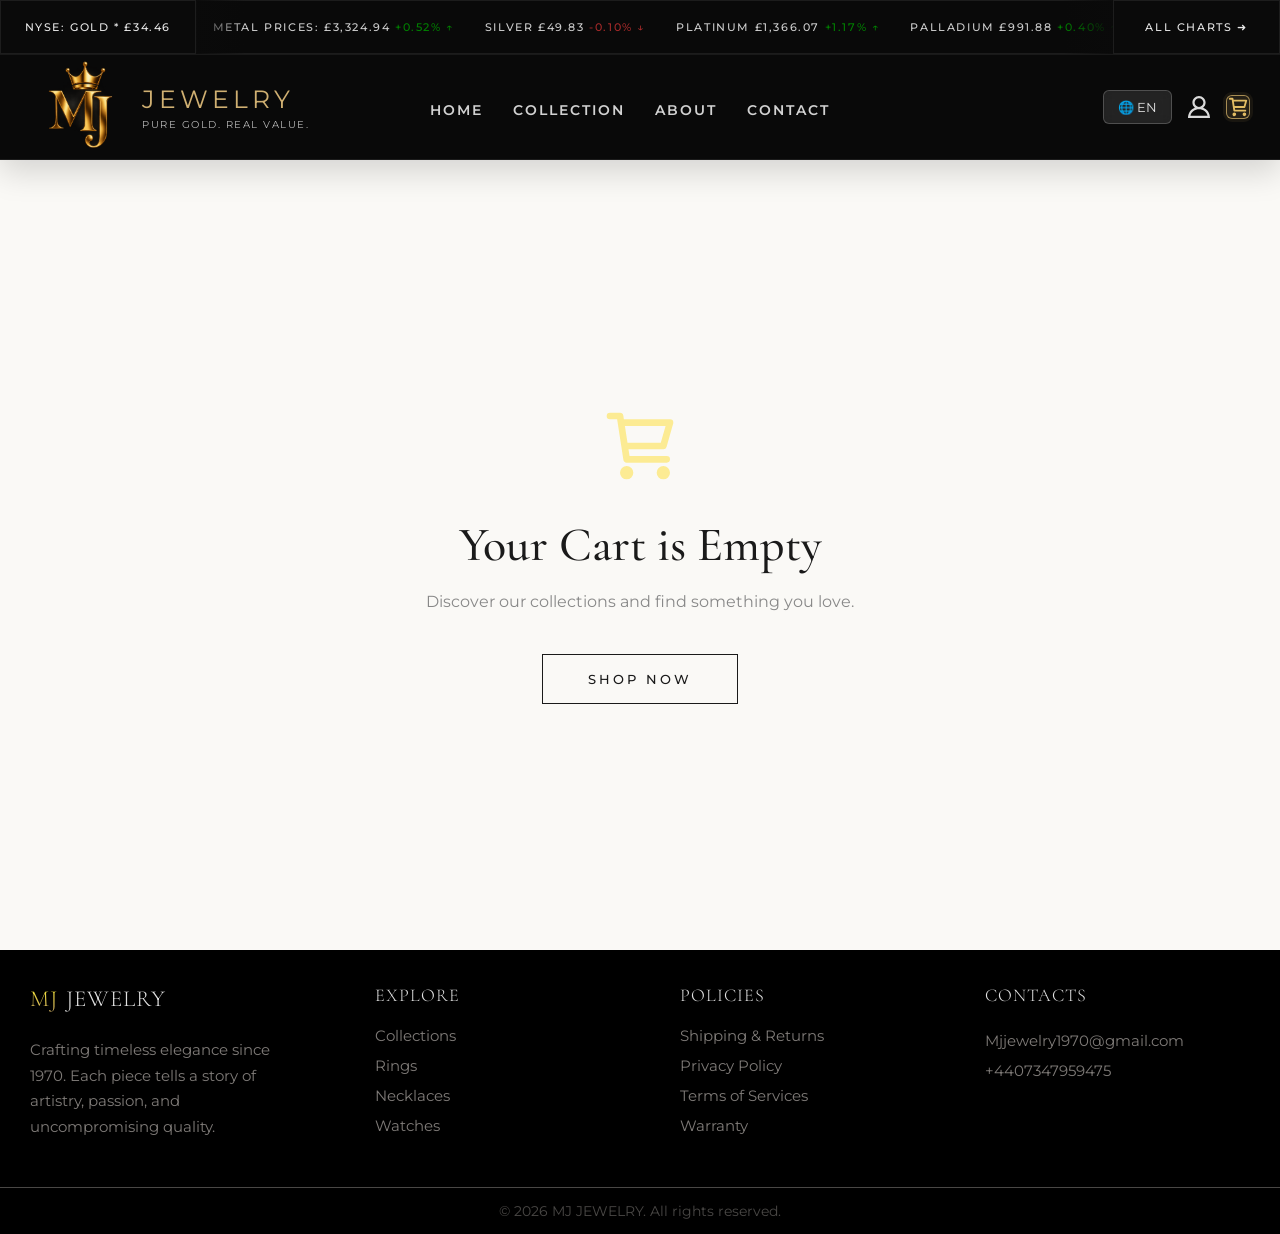
<file: cart.html>
<!DOCTYPE html>
<html lang="en">
<head>
  <meta charset="UTF-8">
  <meta name="viewport" content="width=device-width, initial-scale=1.0">
  <title>Your Cart | MJ Jewelry</title>

  <!-- CSS -->
  <link rel="stylesheet" href="styles/body.css">
  <link rel="stylesheet" href="styles/header.css">
  <link rel="stylesheet" href="styles/cart.css">
  <link rel="stylesheet" href="styles/footer.css">

  <!-- Fonts -->
  <link rel="preconnect" href="https://fonts.googleapis.com">
  <link rel="preconnect" href="https://fonts.gstatic.com" crossorigin>
  <link href="https://fonts.googleapis.com/css2?family=Cormorant+Garamond:wght@300;400;500;600;700&family=Montserrat:wght@300;400;500;600;700&display=swap" rel="stylesheet">
</head>

<body>
  
  <header>
      <nav>


    <!--gold value-->
    <div class="mineral-value">

      <!--gold price-->
      <div class="gold-value">
        <h4>NYSE: GOLD * £34.46</h4>

      </div>
      
      <!--metal prices-->
      <div class="ticker">

        <div class="metal-prices">
        <H4>METAL PRICES:  £3,324.94 <span style="color: green;">+0.52% &uarr;</span></H4>
        <h4>SILVER £49.83 <span style="color: brown;">-0.10% &darr;</span></h4>
        <h4>PLATINUM £1,366.07 <span style="color:green">+1.17% &uarr;</span></h4>
        <h4>PALLADIUM £991.88 <span style="color: green;">+0.40% &uarr;</span></h4>


        <H4>METAL PRICES:  £3,324.94 <span style="color: green;">+0.52% &uarr;</span></H4>
        <h4>SILVER  £49.83 <span style="color: brown;">-0.10% &darr;</span></h4>
        <h4>PLATINUM £1,366.07 <span style="color:green">+1.17% &uarr;</span></h4>
        <h4>PALLADIUM £991.88 <span style="color: green;">+0.40% &uarr;</span></h4>
      </div>

      </div>
      

      <!--all charts-->
      <div class="all-charts">
       <a href="https://live.euronext.com/en" target="_blank" rel="noopener noreferrer"> <h4>ALL CHARTS  &#10140;</h4></a>
        
        
      </div>


    </div>

    <!--gold value close-->




    <div class="second-navbar">
<!--logo-->
    <div class="logo-section">

      <div>
     <img src="images/icons/IMG_8693.PNG" width="70px">
    </div>

     <div> 
      <h2> JEWELRY</h2>
     <p>PURE GOLD. REAL VALUE.</p>
    </div>

    </div>
    <!--logo close-->

    
   <!--navlinks open-->
    <ul class="nav-menu">
      <li><a href="index.html" class="nav-link">Home</a></li>
      <li><a href="collection.html" class="nav-link">Collection</a></li>
      <li><a href="about.html" class="nav-link">About</a></li>
      <li><a href="contact.html" class="nav-link">Contact</a></li>
    </ul>
    <!--navlinks close-->


    <!--cart and lang selector-->
    <div class="cart-lang">
        <div class="lang-selector">
  <a href="#" class="lang-btn" aria-label="Select language">🌐 EN</a>
  <ul class="lang-list">
    
    <li><img class="flag" src="images/flags/flag-england-svgrepo-com.svg" alt="english-flag"> 
      English</li>

    <li><img class="flag" src="images/flags/spain-svgrepo-com.svg" alt="spanish-flag"> 
      Español</li>

    <li><img class="flag" src="images/flags/flag-for-flag-france-svgrepo-com.svg" alt="french-flag">
       Français</li>

    <li><img class="flag" src="images/flags/flag-for-flag-germany-svgrepo-com.svg" alt="german-flag">
       Deutsch</li>

    <li><img class="flag" src="images/flags/flag-for-flag-italy-svgrepo-com.svg" alt="italy-flag">
      Italiano</li>

    <li> <img class="flag" src="images/flags/portugal-svgrepo-com.svg" alt="portugal-flag"> 
      Português</li>

    <li><img class="flag" src="images/flags/china-svgrepo-com.svg" alt="china-flag">
       中文</li>

    <li><img class="flag" src="images/flags/japan-svgrepo-com.svg" alt="Japan-flag"> 
      日本語</li>

    <li>
      <img class="flag" src="images/flags/flag-for-flag-saudi-arabia-svgrepo-com.svg" alt="saudi arabia-flag">
       العربية</li>

    <li><img class="flag" src="images/flags/flag-for-flag-russia-svgrepo-com.svg" alt="Russia-flag">
      Русский</li>
  </ul>

</div>


      <a class="icon-link" href="login.html" aria-label="View profile" data-tooltip="View profile">
        <img src="images/icons/profile-1336-svgrepo-com.svg" alt="">
      </a>
      <a class="icon-link active" href="cart.html" aria-label="View cart" data-tooltip="View cart">
        <img src="images/icons/cart-shopping-svgrepo-com.svg" alt="">
      </a>
    
    </div>

    </div>
  </nav>
  </header>



  <main>
    <section class="empty-cart-section">
      <div class="empty-cart-content">
        
        <!-- Replace the src with your actual icon image path -->
        <img src="images/icons/cart-shopping-svgrepo-com.svg" alt="Empty Cart Icon" class="empty-cart-icon">
        
        <h1>Your Cart is Empty</h1>
        <p>Discover our collections and find something you love.</p>
        
        <!-- Change the href to your collections page -->
        <a href="collection.html" class="shop-now-btn">SHOP NOW</a>
        
      </div>
    </section>
  </main>



  <footer>

    <div class="footer-section">

    <div class="first-section">
      <h3> <span>MJ</span> JEWELRY </h3>
      <p>
        Crafting timeless elegance since 1970. Each piece tells a story of artistry, passion, and uncompromising quality.
      </p>
    </div>



    <div>
      <h5>EXPLORE</h5>

      <ul>
        <li><a href="collection.html">Collections</a></li>
        <li><a href="collection.html#rings">Rings</a></li>
        <li><a href="collection.html#necklaces">Necklaces</a></li>
        <li><a href="collection.html#watches">Watches</a></li>
      </ul>
    </div>



    <div>
      <h5>POLICIES</h5>

       <ul>
        <li><a href="contact.html#shipping">Shipping &amp; Returns</a></li>
        <li><a href="contact.html#privacy">Privacy Policy</a></li>
        <li><a href="contact.html#terms">Terms of Services</a></li>
        <li><a href="contact.html#warranty">Warranty</a></li>
      </ul>
    </div>



    <div class="footer-contact">
      <h5>CONTACTS</h5>

      <p> <a href="mailto:mjjewelry1970@gmail.com">
         Mjjewelry1970@gmail.com</a> </p>

      <p>+4407347959475</p>

    </div>


   </div>


   <div class="second-section">
    <p>
      © 2026 MJ JEWELRY. All rights reserved.
    </p>
   </div>
    
  </footer>


</body>
</html>
</file>
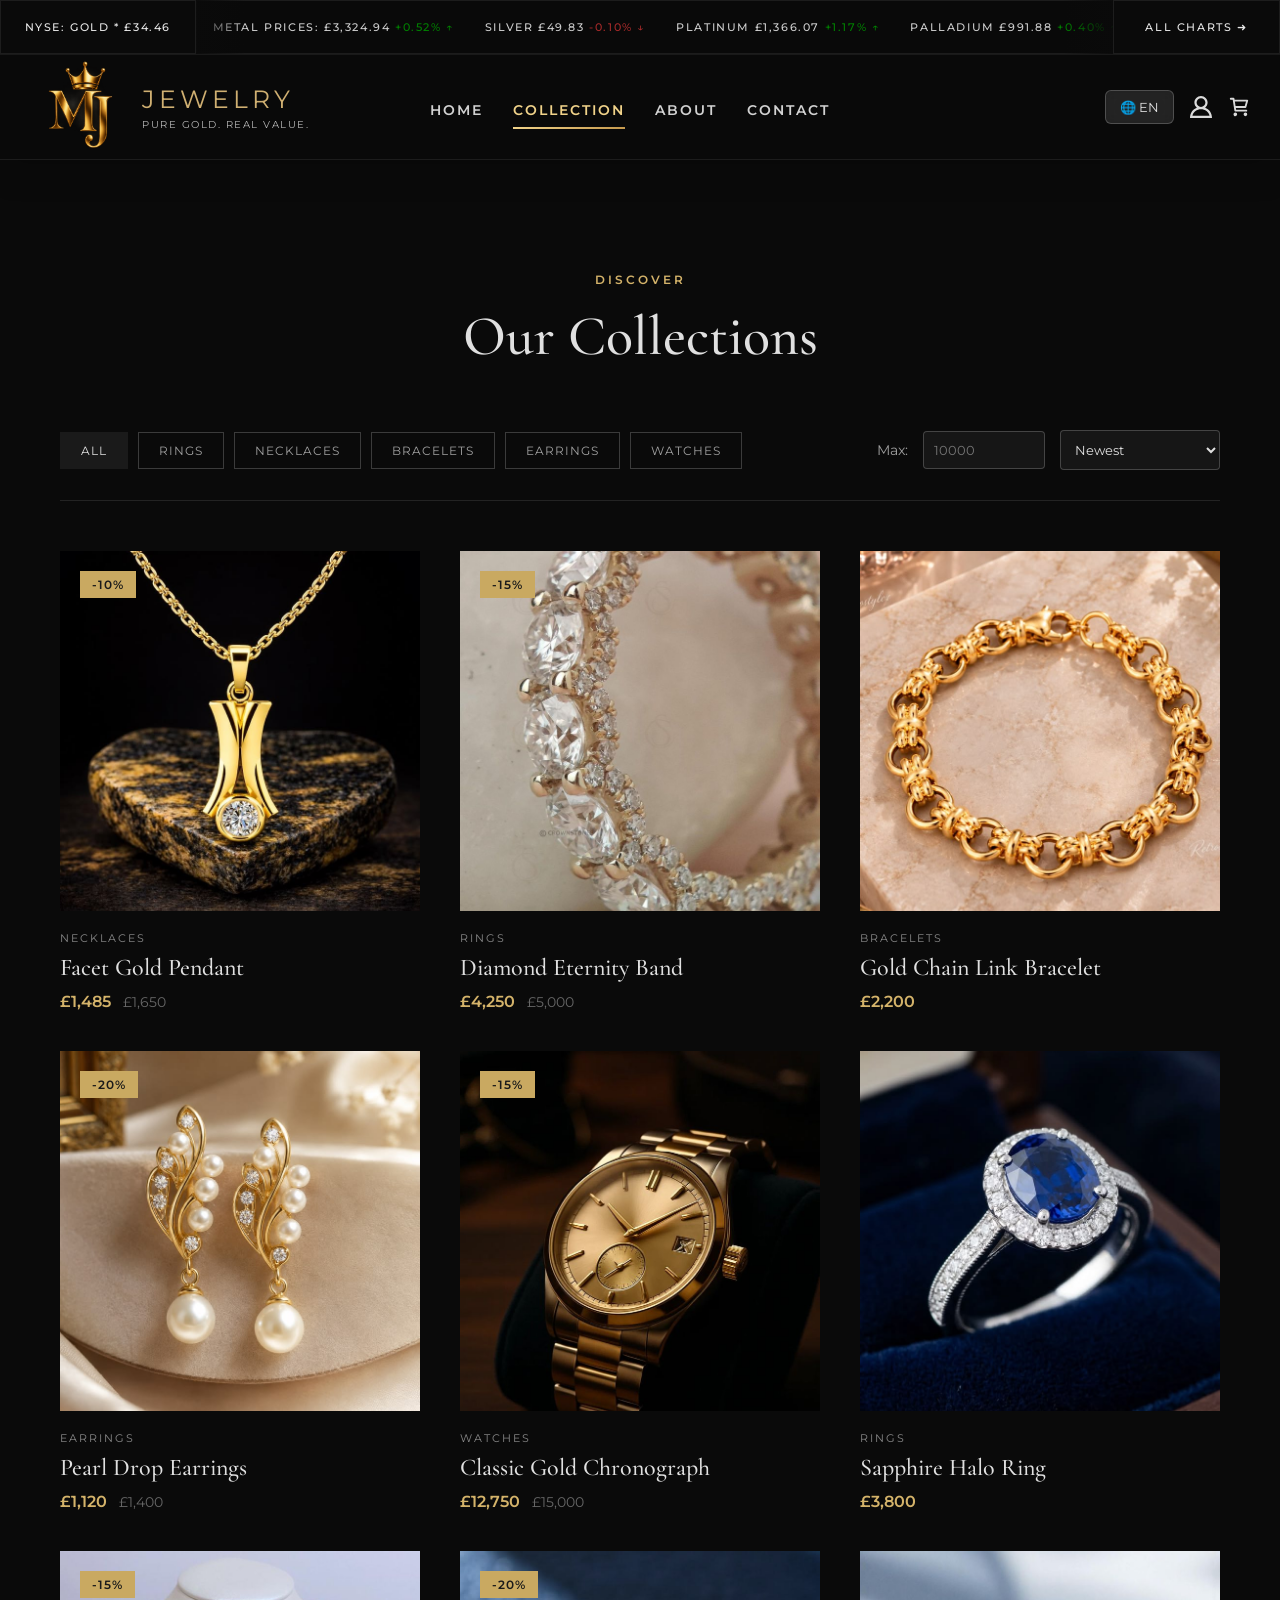
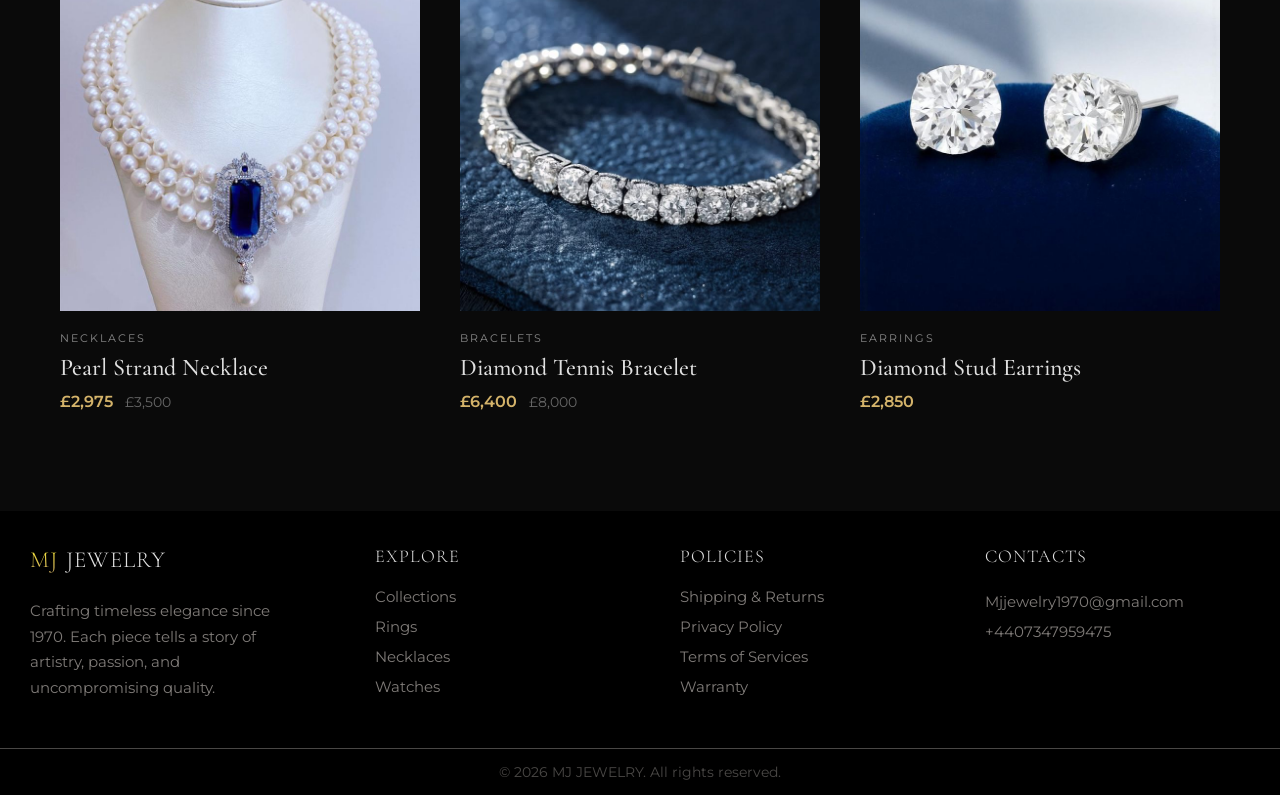
<file: collection.html>
<!DOCTYPE html>
<html lang="en">
<head>
  <meta charset="UTF-8">
  <meta name="viewport" content="width=device-width, initial-scale=1.0">
  <title>Collections | MJ Jewelry</title>

  <!-- CSS -->
  <link rel="stylesheet" href="styles/body.css">
  <link rel="stylesheet" href="styles/header.css">
  <link rel="stylesheet" href="styles/footer.css">
  <link rel="stylesheet" href="styles/collection.css">

  <!-- Fonts -->
  <link rel="preconnect" href="https://fonts.googleapis.com">
  <link rel="preconnect" href="https://fonts.gstatic.com" crossorigin>
  <link href="https://fonts.googleapis.com/css2?family=Cormorant+Garamond:wght@300;400;500;600;700&family=Montserrat:wght@300;400;500;600;700&display=swap" rel="stylesheet">
</head>

<body>
  
  <header>


     <nav>

    <!--gold value-->
    <div class="mineral-value">

      <!--gold price-->
      <div class="gold-value">
        <h4>NYSE: GOLD * £34.46</h4>

      </div>
      
      <!--metal prices-->
      <div class="ticker">

        <div class="metal-prices">
        <H4>METAL PRICES:  £3,324.94 <span style="color: green;">+0.52% &uarr;</span></H4>
        <h4>SILVER £49.83 <span style="color: brown;">-0.10% &darr;</span></h4>
        <h4>PLATINUM £1,366.07 <span style="color:green">+1.17% &uarr;</span></h4>
        <h4>PALLADIUM £991.88 <span style="color: green;">+0.40% &uarr;</span></h4>


        <H4>METAL PRICES:  £3,324.94 <span style="color: green;">+0.52% &uarr;</span></H4>
        <h4>SILVER  £49.83 <span style="color: brown;">-0.10% &darr;</span></h4>
        <h4>PLATINUM £1,366.07 <span style="color:green">+1.17% &uarr;</span></h4>
        <h4>PALLADIUM £991.88 <span style="color: green;">+0.40% &uarr;</span></h4>
      </div>

      </div>
      

      <!--all charts-->
      <div class="all-charts">
       <a href="https://live.euronext.com/en" target="_blank" rel="noopener noreferrer"> <h4>ALL CHARTS  &#10140;</h4></a>
        
        
      </div>


    </div>

    <!--gold value close-->




    <div class="second-navbar">
<!--logo-->
    <div class="logo-section">

      <div>
     <img src="images/icons/IMG_8693.PNG" width="70px">
    </div>

     <div> 
      <h2> JEWELRY</h2>
     <p>PURE GOLD. REAL VALUE.</p>
    </div>

    </div>
    <!--logo close-->

    
   <!--navlinks open-->
    <ul class="nav-menu">
      <li><a href="index.html" class="nav-link">Home</a></li>
      <li><a href="collection.html" class="nav-link active">Collection</a></li>
      <li><a href="about.html" class="nav-link">About</a></li>
      <li><a href="contact.html" class="nav-link">Contact</a></li>
    </ul>
    <!--navlinks close-->


    <!--cart and lang selector-->
    <div class="cart-lang">
        <div class="lang-selector">
  <a href="#" class="lang-btn" aria-label="Select language">🌐 EN</a>
  <ul class="lang-list">
    
    <li><img class="flag" src="images/flags/flag-england-svgrepo-com.svg" alt="english-flag"> 
      English</li>

    <li><img class="flag" src="images/flags/spain-svgrepo-com.svg" alt="spanish-flag"> 
      Español</li>

    <li><img class="flag" src="images/flags/flag-for-flag-france-svgrepo-com.svg" alt="french-flag">
       Français</li>

    <li><img class="flag" src="images/flags/flag-for-flag-germany-svgrepo-com.svg" alt="german-flag">
       Deutsch</li>

    <li><img class="flag" src="images/flags/flag-for-flag-italy-svgrepo-com.svg" alt="italy-flag">
      Italiano</li>

    <li> <img class="flag" src="images/flags/portugal-svgrepo-com.svg" alt="portugal-flag"> 
      Português</li>

    <li><img class="flag" src="images/flags/china-svgrepo-com.svg" alt="china-flag">
       中文</li>

    <li><img class="flag" src="images/flags/japan-svgrepo-com.svg" alt="Japan-flag"> 
      日本語</li>

    <li>
      <img class="flag" src="images/flags/flag-for-flag-saudi-arabia-svgrepo-com.svg" alt="saudi arabia-flag">
       العربية</li>

    <li><img class="flag" src="images/flags/flag-for-flag-russia-svgrepo-com.svg" alt="Russia-flag">
      Русский</li>
  </ul>

</div>


      <a class="icon-link" href="login.html" aria-label="View profile" data-tooltip="View profile">
        <img src="images/icons/profile-1336-svgrepo-com.svg" alt="">
      </a>
      <a class="icon-link" href="cart.html" aria-label="View cart" data-tooltip="View cart">
        <img src="images/icons/cart-shopping-svgrepo-com.svg" alt="">
      </a>
    
    </div>

    </div>
  </nav>
  <!--nav close-->

  </header>






  <main>
    <!-- Paste the entire collections section HTML here -->

    <section class="collections-page">
  <div class="collections-header">
    <p class="eyebrow">DISCOVER</p>
    <h1>Our Collections</h1>
  </div>

  <!-- Filter Bar (Matches your reference image) -->
  <div class="filter-bar">
    <div class="filter-buttons">
      <a href="#" class="filter-btn active">ALL</a>
      <a href="#" class="filter-btn">RINGS</a>
      <a href="#" class="filter-btn">NECKLACES</a>
      <a href="#" class="filter-btn">BRACELETS</a>
      <a href="#" class="filter-btn">EARRINGS</a>
      <a href="#" class="filter-btn">WATCHES</a>
    </div>
    <div class="filter-dropdowns">
      <label for="max-price">Max:</label>
      <input type="number" id="max-price" placeholder="10000">
      <select>
        <option>Newest</option>
        <option>Price: Low to High</option>
        <option>Price: High to Low</option>
      </select>
    </div>
  </div>

  <!-- 3x3 Product Grid -->
  <div class="product-grid">

    <!-- Product 1 -->
    <div id="necklaces" class="product-card">
      <div class="product-image-wrapper">
        <img src="images/collection-products/14K Gold Diamond Pendant Necklace, Modern Curved Gold Pendant, Minimal Solid Gold Fine Jewelry Gift for Her.jfif" alt="Facet Gold Pendant">
        <span class="discount-badge">-10%</span>
        <a href="product-facet-gold-pendant.html" class="view-item-btn">View item</a>
      </div>
      <p class="product-category">NECKLACES</p>
      <h3 class="product-title">Facet Gold Pendant</h3>
      <div class="price-container">
        <span class="current-price">£1,485</span>
        <span class="old-price">£1,650</span>
      </div>
    </div>

    <!-- Product 2 -->
    <div id="rings" class="product-card">
      <div class="product-image-wrapper">
        <img src="images/collection-products/4_50 mm Round Cut Deep U-Set Full Eternity Band, 10K Solid Gold Moissanite Wedding Ring Unique___.jfif" alt="Diamond Eternity Band">
        <span class="discount-badge">-15%</span>
        <a href="product-diamond-eternity-band.html" class="view-item-btn">View item</a>
      </div>
      <p class="product-category">RINGS</p>
      <h3 class="product-title">Diamond Eternity Band</h3>
      <div class="price-container">
        <span class="current-price">£4,250</span>
        <span class="old-price">£5,000</span>
      </div>
    </div>

    <!-- Product 3 -->
    <div class="product-card">
      <div class="product-image-wrapper">
        <img src="images/collection-products/8_ Womens 14k Gold Chain Link Style Bracelet 14 Karat Silver Jewelry New 8 Inch _ Color_ Gold_Silver _ Size_ Os.jfif" alt="Gold Chain Link Bracelet">
        <!-- No discount badge -->
        <a href="product-gold-chain-bracelet.html" class="view-item-btn">View item</a>
      </div>
      <p class="product-category">BRACELETS</p>
      <h3 class="product-title">Gold Chain Link Bracelet</h3>
      <div class="price-container">
        <span class="current-price">£2,200</span>
      </div>
    </div>

    <!-- Product 4 -->
    <div id="watches" class="product-card">
      <div class="product-image-wrapper">
        <img src="images/collection-products/golden pearl earrings.jfif" alt="Pearl Drop Earrings">
        <span class="discount-badge">-20%</span>
        <a href="product-pearl-drop-earrings.html" class="view-item-btn">View item</a>
      </div>
      <p class="product-category">EARRINGS</p>
      <h3 class="product-title">Pearl Drop Earrings</h3>
      <div class="price-container">
        <span class="current-price">£1,120</span>
        <span class="old-price">£1,400</span>
      </div>
    </div>

    <!-- Product 5 -->
    <div class="product-card">
      <div class="product-image-wrapper">
        <img src="images/collection-products/Own Timeless Elegance_ The Ultimate Swiss Luxury Watch_.jfif" alt="Classic Gold Chronograph">
        <span class="discount-badge">-15%</span>
        <a href="product-gold-chronograph.html" class="view-item-btn">View item</a>
      </div>
      <p class="product-category">WATCHES</p>
      <h3 class="product-title">Classic Gold Chronograph</h3>
      <div class="price-container">
        <span class="current-price">£12,750</span>
        <span class="old-price">£15,000</span>
      </div>
    </div>

    <!-- Product 6 -->
    <div class="product-card">
      <div class="product-image-wrapper">
        <img src="images/collection-products/Gold & Diamond Rings design for Women.jfif" alt="Sapphire Halo Ring">
        <a href="product-sapphire-halo-ring.html" class="view-item-btn">View item</a>
      </div>
      <p class="product-category">RINGS</p>
      <h3 class="product-title">Sapphire Halo Ring</h3>
      <div class="price-container">
        <span class="current-price">£3,800</span>
      </div>
    </div>

    <!-- Product 7 -->
    <div class="product-card">
      <div class="product-image-wrapper">
        <img src="images/collection-products/6-7 mm Multi Strand Freshwater Pearl Necklace and Bracelet Set _ 3 Strand Pearl Necklace with Pendant Jewelry Set.jfif" alt="Pearl Strand Necklace">
        <span class="discount-badge">-15%</span>
        <a href="product-pearl-strand-necklace.html" class="view-item-btn">View item</a>
      </div>
      <p class="product-category">NECKLACES</p>
      <h3 class="product-title">Pearl Strand Necklace</h3>
      <div class="price-container">
        <span class="current-price">£2,975</span>
        <span class="old-price">£3,500</span>
      </div>
    </div>

    <!-- Product 8 -->
    <div class="product-card">
      <div class="product-image-wrapper">
        <img src="images/collection-products/✨ Elegance that shines with every movement_.jfif" alt="Diamond Tennis Bracelet">
        <span class="discount-badge">-20%</span>
        <a href="product-diamond-tennis-bracelet.html" class="view-item-btn">View item</a>
      </div>
      <p class="product-category">BRACELETS</p>
      <h3 class="product-title">Diamond Tennis Bracelet</h3>
      <div class="price-container">
        <span class="current-price">£6,400</span>
        <span class="old-price">£8,000</span>
      </div>
    </div>

    <!-- Product 9 -->
    <div class="product-card">
      <div class="product-image-wrapper">
        <img src="images/collection-products/Women's Lab Grown Four Prong Round Diamond Stud Earrings in White Gold 14K 2_50TW.jfif" alt="Diamond Stud Earrings">
        <a href="product-diamond-stud-earrings.html" class="view-item-btn">View item</a>
      </div>
      <p class="product-category">EARRINGS</p>
      <h3 class="product-title">Diamond Stud Earrings</h3>
      <div class="price-container">
        <span class="current-price">£2,850</span>
      </div>
    </div>

  </div>
</section>

  </main>




  <footer>

    <div class="footer-section">

    <div class="first-section">
      <h3> <span>MJ</span> JEWELRY </h3>
      <p>
        Crafting timeless elegance since 1970. Each piece tells a story of artistry, passion, and uncompromising quality.
      </p>
    </div>



    <div>
      <h5>EXPLORE</h5>

      <ul>
        <li><a href="collection.html">Collections</a></li>
        <li><a href="collection.html#rings">Rings</a></li>
        <li><a href="collection.html#necklaces">Necklaces</a></li>
        <li><a href="collection.html#watches">Watches</a></li>
      </ul>
    </div>



    <div>
      <h5>POLICIES</h5>

       <ul>
        <li><a href="contact.html#shipping">Shipping &amp; Returns</a></li>
        <li><a href="contact.html#privacy">Privacy Policy</a></li>
        <li><a href="contact.html#terms">Terms of Services</a></li>
        <li><a href="contact.html#warranty">Warranty</a></li>
      </ul>
    </div>



    <div class="footer-contact">
      <h5>CONTACTS</h5>

      <p> <a href="mailto:mjjewelry1970@gmail.com">
         Mjjewelry1970@gmail.com</a> </p>

      <p>+4407347959475</p>

    </div>


   </div>


   <div class="second-section">
    <p>
      © 2026 MJ JEWELRY. All rights reserved.
    </p>
   </div>

  </footer>


</body>
</html>
</file>
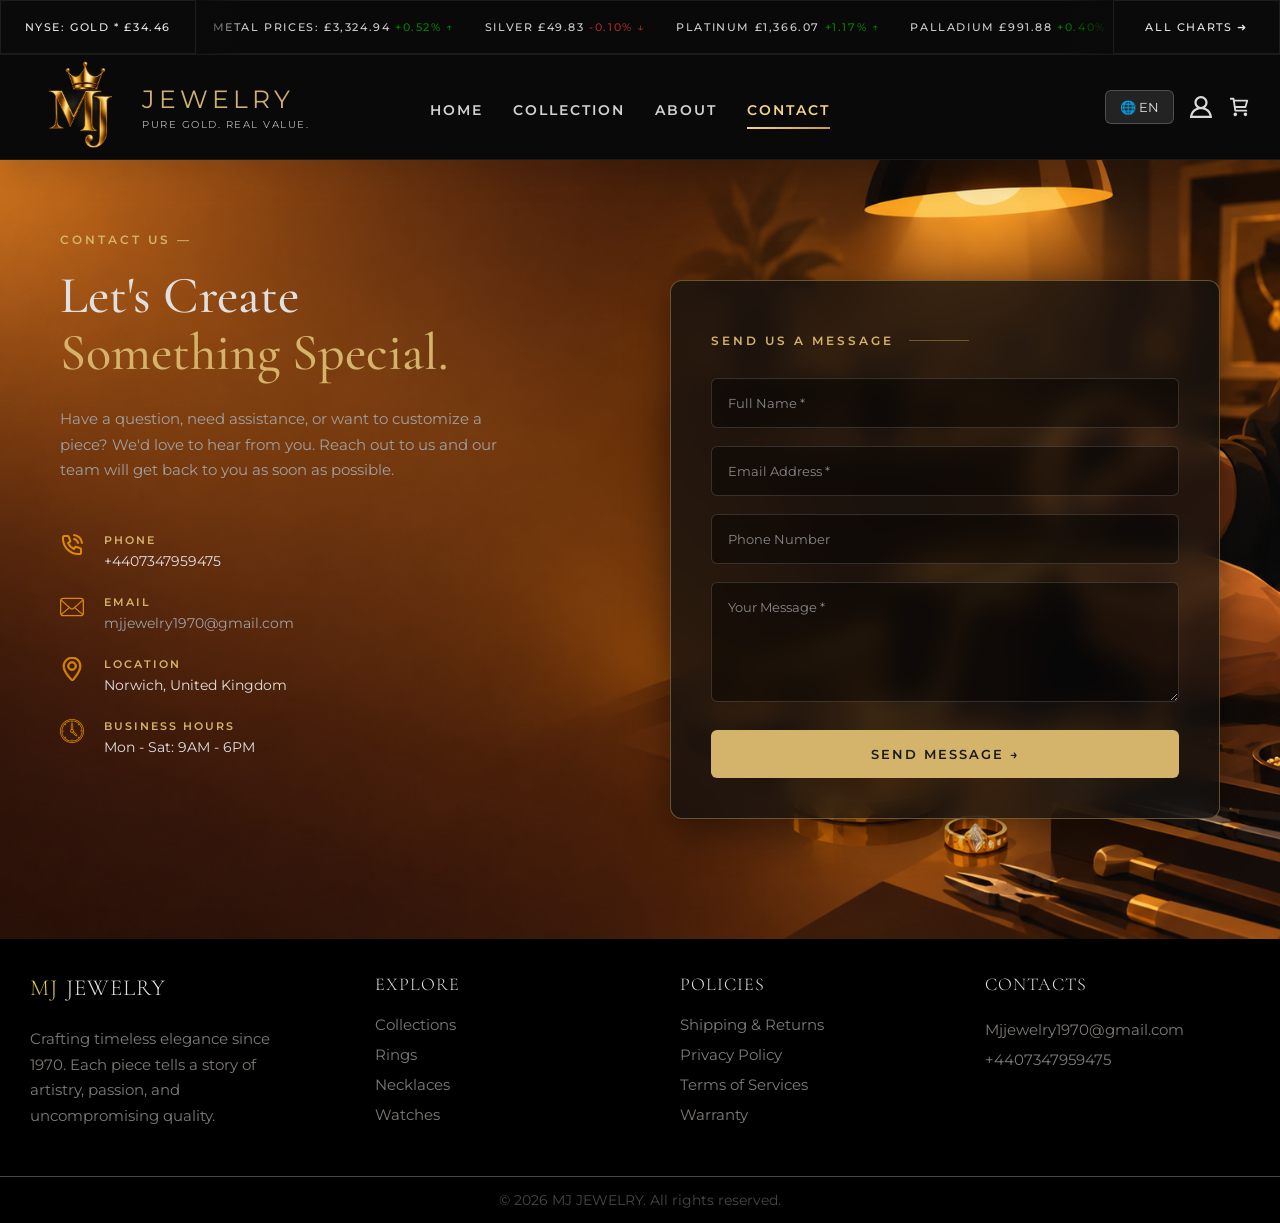
<file: contact.html>
<!DOCTYPE html>
<html lang="en">
<head>
  <meta charset="UTF-8">
  <meta name="viewport" content="width=device-width, initial-scale=1.0">
  <title>Contact Us | MJ Jewelry</title>

  <!-- CSS -->
  <link rel="stylesheet" href="styles/body.css">
  <link rel="stylesheet" href="styles/header.css">
  <link rel="stylesheet" href="styles/contact.css">
  <link rel="stylesheet" href="styles/footer.css">

  <!-- Fonts -->
  <link rel="preconnect" href="https://fonts.googleapis.com">
  <link rel="preconnect" href="https://fonts.gstatic.com" crossorigin>
  <link href="https://fonts.googleapis.com/css2?family=Cormorant+Garamond:wght@300;400;500;600;700&family=Montserrat:wght@300;400;500;600;700&display=swap" rel="stylesheet">
</head>

<body>
  
  <header>


     <nav>

    <!--gold value-->
    <div class="mineral-value">

      <!--gold price-->
      <div class="gold-value">
        <h4>NYSE: GOLD * £34.46</h4>

      </div>
      
      <!--metal prices-->
      <div class="ticker">

        <div class="metal-prices">
        <H4>METAL PRICES:  £3,324.94 <span style="color: green;">+0.52% &uarr;</span></H4>
        <h4>SILVER £49.83 <span style="color: brown;">-0.10% &darr;</span></h4>
        <h4>PLATINUM £1,366.07 <span style="color:green">+1.17% &uarr;</span></h4>
        <h4>PALLADIUM £991.88 <span style="color: green;">+0.40% &uarr;</span></h4>


        <H4>METAL PRICES:  £3,324.94 <span style="color: green;">+0.52% &uarr;</span></H4>
        <h4>SILVER  £49.83 <span style="color: brown;">-0.10% &darr;</span></h4>
        <h4>PLATINUM £1,366.07 <span style="color:green">+1.17% &uarr;</span></h4>
        <h4>PALLADIUM £991.88 <span style="color: green;">+0.40% &uarr;</span></h4>
      </div>

      </div>
      

      <!--all charts-->
      <div class="all-charts">
       <a href="https://live.euronext.com/en" target="_blank" rel="noopener noreferrer"> <h4>ALL CHARTS  &#10140;</h4></a>
        
        
      </div>


    </div>

    <!--gold value close-->




    <div class="second-navbar">
<!--logo-->
    <div class="logo-section">

      <div>
     <img src="images/icons/IMG_8693.PNG" width="70px">
    </div>

     <div> 
      <h2> JEWELRY</h2>
     <p>PURE GOLD. REAL VALUE.</p>
    </div>

    </div>
    <!--logo close-->

    
   <!--navlinks open-->
    <ul class="nav-menu">
      <li><a href="index.html" class="nav-link">Home</a></li>
      <li><a href="collection.html" class="nav-link">Collection</a></li>
      <li><a href="about.html" class="nav-link">About</a></li>
      <li><a href="contact.html" class="nav-link active">Contact</a></li>
    </ul>
    <!--navlinks close-->


    <!--cart and lang selector-->
    <div class="cart-lang">
        <div class="lang-selector">
  <a href="#" class="lang-btn" aria-label="Select language">🌐 EN</a>
  <ul class="lang-list">
    
    <li><img class="flag" src="images/flags/flag-england-svgrepo-com.svg" alt="english-flag"> 
      English</li>

    <li><img class="flag" src="images/flags/spain-svgrepo-com.svg" alt="spanish-flag"> 
      Español</li>

    <li><img class="flag" src="images/flags/flag-for-flag-france-svgrepo-com.svg" alt="french-flag">
       Français</li>

    <li><img class="flag" src="images/flags/flag-for-flag-germany-svgrepo-com.svg" alt="german-flag">
       Deutsch</li>

    <li><img class="flag" src="images/flags/flag-for-flag-italy-svgrepo-com.svg" alt="italy-flag">
      Italiano</li>

    <li> <img class="flag" src="images/flags/portugal-svgrepo-com.svg" alt="portugal-flag"> 
      Português</li>

    <li><img class="flag" src="images/flags/china-svgrepo-com.svg" alt="china-flag">
       中文</li>

    <li><img class="flag" src="images/flags/japan-svgrepo-com.svg" alt="Japan-flag"> 
      日本語</li>

    <li>
      <img class="flag" src="images/flags/flag-for-flag-saudi-arabia-svgrepo-com.svg" alt="saudi arabia-flag">
       العربية</li>

    <li><img class="flag" src="images/flags/flag-for-flag-russia-svgrepo-com.svg" alt="Russia-flag">
      Русский</li>
  </ul>

</div>


      <a class="icon-link" href="login.html" aria-label="View profile" data-tooltip="View profile">
        <img src="images/icons/profile-1336-svgrepo-com.svg" alt="">
      </a>
      <a class="icon-link" href="cart.html" aria-label="View cart" data-tooltip="View cart">
        <img src="images/icons/cart-shopping-svgrepo-com.svg" alt="">
      </a>
    
    </div>

    </div>
  </nav>
  <!--nav close-->


  </header>










  <main>
    <!-- Contact sections will go here -->

    <section id="contact-section" class="contact-section">
  <span id="shipping" class="footer-anchor" aria-hidden="true"></span>
  <span id="privacy" class="footer-anchor" aria-hidden="true"></span>
  <span id="terms" class="footer-anchor" aria-hidden="true"></span>
  <span id="warranty" class="footer-anchor" aria-hidden="true"></span>
  <div class="contact-container">
    
    <!-- LEFT COLUMN: Contact Info -->
    <div class="contact-info">
      <p class="eyebrow">CONTACT US —</p>
      <h2>Let's Create <br><span class="gold-text">Something Special.</span></h2>
      <p class="contact-desc">
        Have a question, need assistance, or want to customize a piece? 
        We'd love to hear from you. Reach out to us and our team will 
        get back to you as soon as possible.
      </p>

      <div class="contact-details">
        
        <!-- Phone -->
        <div class="contact-item">
          <img src="images/contact-icon/phone-call-svgrepo-com.svg" alt="Phone Icon">
          <div class="info-text">
            <h4>PHONE</h4>
            <p>+4407347959475</p>
          </div>
        </div>

        <!-- Email -->
        <div class="contact-item">
          <img src="images/contact-icon/email-9-svgrepo-com.svg" alt="Email Icon">
          <div class="info-text">
            <h4>EMAIL</h4>
            <p><a href="mailto:mjjewelry1970@gmail.com">mjjewelry1970@gmail.com</a></p>
          </div>
        </div>

        <!-- Location -->
        <div class="contact-item">
          <img src="images/contact-icon/location-pin-svgrepo-com.svg" alt="Location Icon">
          <div class="info-text">
            <h4>LOCATION</h4>
            <p>Norwich, United Kingdom</p>
          </div>
        </div>

        <!-- Business Hours -->
        <div class="contact-item">
          <img src="images/contact-icon/clock-svgrepo-com.svg" alt="Clock Icon">
          <div class="info-text">
            <h4>BUSINESS HOURS</h4>
            <p>Mon - Sat: 9AM - 6PM</p>
          </div>
        </div>

      </div>
    </div>



    <!-- RIGHT COLUMN: Contact Form -->
    <div class="contact-form-container">
      <div class="form-card">
        <p class="form-header">SEND US A MESSAGE <span class="header-line"></span></p>
        
        <form action="mailto:mjjewelry1970@gmail.com" method="post" enctype="text/plain">
          <input type="text" name="name" placeholder="Full Name *" autocomplete="name" required>
          <input type="email" name="email" placeholder="Email Address *" autocomplete="email" required>
          <input type="tel" name="phone" placeholder="Phone Number" autocomplete="tel">
          <textarea name="message" placeholder="Your Message *" rows="5" required></textarea>
          
          <button type="submit" class="send-btn">SEND MESSAGE &rarr;</button>
        </form>
      </div>
    </div>

  </div>
</section>



  </main>







  <footer>



     <div class="footer-section">

    <div class="first-section">
      <h3> <span>MJ</span> JEWELRY </h3>
      <p>
        Crafting timeless elegance since 1970. Each piece tells a story of artistry, passion, and uncompromising quality.
      </p>
    </div>



    <div>
      <h5>EXPLORE</h5>

      <ul>
        <li><a href="collection.html">Collections</a></li>
        <li><a href="collection.html#rings">Rings</a></li>
        <li><a href="collection.html#necklaces">Necklaces</a></li>
        <li><a href="collection.html#watches">Watches</a></li>
      </ul>
    </div>



    <div>
      <h5>POLICIES</h5>

       <ul>
        <li><a href="contact.html#shipping">Shipping &amp; Returns</a></li>
        <li><a href="contact.html#privacy">Privacy Policy</a></li>
        <li><a href="contact.html#terms">Terms of Services</a></li>
        <li><a href="contact.html#warranty">Warranty</a></li>
      </ul>
    </div>



    <div class="footer-contact">
      <h5>CONTACTS</h5>

      <p> <a href="mailto:mjjewelry1970@gmail.com">
         Mjjewelry1970@gmail.com</a> </p>

      <p>+4407347959475</p>

    </div>


   </div>


   <div class="second-section">
    <p>
      © 2026 MJ JEWELRY. All rights reserved.
    </p>
   </div>


  </footer>


</body>
</html>
</file>
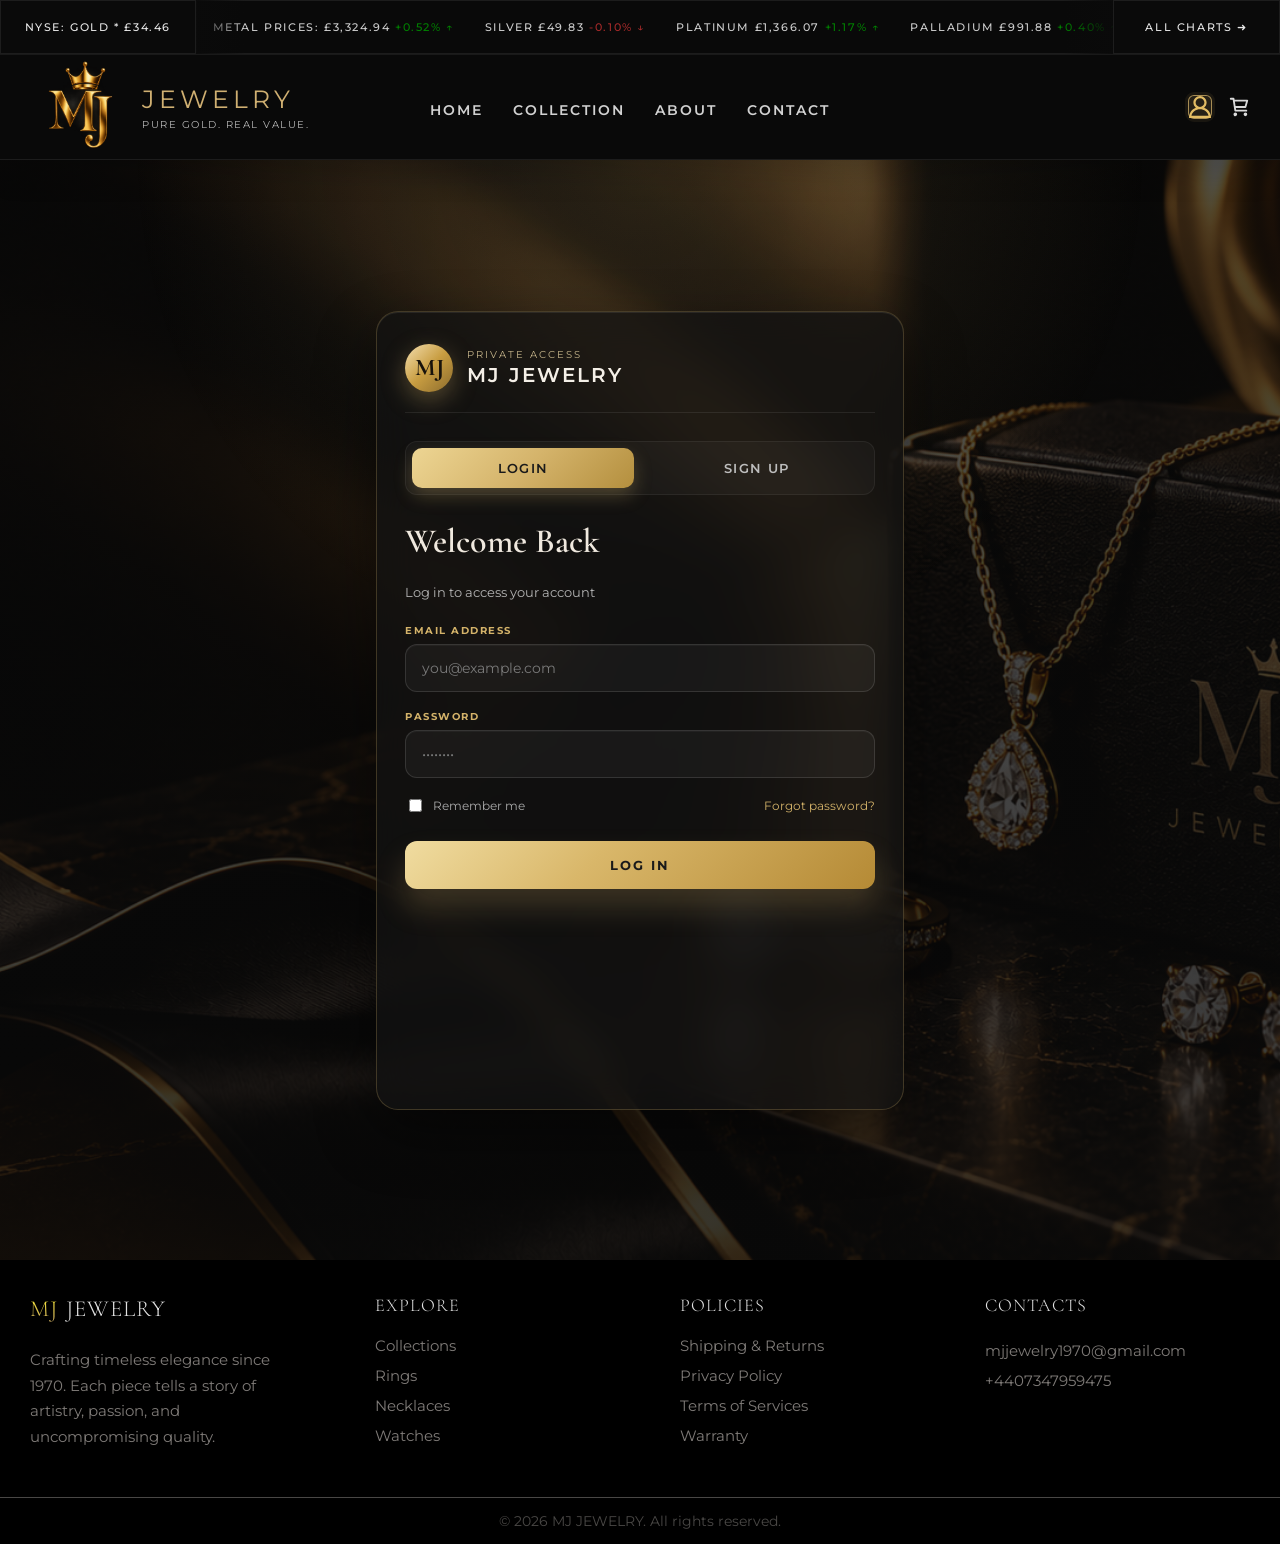
<file: login.html>
<!DOCTYPE html>
<html lang="en">
<head>
  <meta charset="UTF-8">
  <meta name="viewport" content="width=device-width, initial-scale=1.0">
  <title>Login / Register | MJ Jewelry</title>

  <!-- CSS -->
  <link rel="stylesheet" href="styles/body.css">
  <link rel="stylesheet" href="styles/header.css">
  <link rel="stylesheet" href="styles/auth.css">
  <link rel="stylesheet" href="styles/footer.css">

  <!-- Fonts -->
  <link rel="preconnect" href="https://fonts.googleapis.com">
  <link rel="preconnect" href="https://fonts.gstatic.com" crossorigin>
  <link href="https://fonts.googleapis.com/css2?family=Cormorant+Garamond:wght@300;400;500;600;700&family=Montserrat:wght@300;400;500;600;700&display=swap" rel="stylesheet">
</head>

<body>
  
  <header>
    <nav>
      <div class="mineral-value">
        <div class="gold-value"><h4>NYSE: GOLD * £34.46</h4></div>
        <div class="ticker"><div class="metal-prices"><h4>METAL PRICES: £3,324.94 <span style="color: green;">+0.52% &uarr;</span></h4><h4>SILVER £49.83 <span style="color: brown;">-0.10% &darr;</span></h4><h4>PLATINUM £1,366.07 <span style="color:green">+1.17% &uarr;</span></h4><h4>PALLADIUM £991.88 <span style="color: green;">+0.40% &uarr;</span></h4></div></div>
        <div class="all-charts"><a href="https://live.euronext.com/en" target="_blank" rel="noopener noreferrer"><h4>ALL CHARTS &#10140;</h4></a></div>
      </div>
      <div class="second-navbar">
        <div class="logo-section"><div><img src="images/icons/IMG_8693.PNG" width="70" alt="MJ Jewelry logo"></div><div><h2>JEWELRY</h2><p>PURE GOLD. REAL VALUE.</p></div></div>
        <ul class="nav-menu"><li><a href="index.html" class="nav-link">Home</a></li><li><a href="collection.html" class="nav-link">Collection</a></li><li><a href="about.html" class="nav-link">About</a></li><li><a href="contact.html" class="nav-link">Contact</a></li></ul>
        <div class="cart-lang"><a class="icon-link active" href="login.html" aria-label="View profile" data-tooltip="View profile"><img src="images/icons/profile-1336-svgrepo-com.svg" alt=""></a><a class="icon-link" href="cart.html" aria-label="View cart" data-tooltip="View cart"><img src="images/icons/cart-shopping-svgrepo-com.svg" alt=""></a></div>
      </div>
    </nav>
  </header>

  <main>
    <section class="auth-section">
      <div class="auth-card">
        <div class="auth-brand">
          <div class="brand-mark">MJ</div>
          <div class="brand-copy">
            <span class="brand-kicker">Private Access</span>
            <strong>MJ JEWELRY</strong>
          </div>
        </div>
        
        <!-- Tabs to toggle between Login and Register -->
        <div class="auth-tabs">
          <a href="#login" class="tab-btn active" id="login-tab">Login</a>
          <a href="#register" class="tab-btn" id="register-tab">Sign Up</a>
        </div>

        <div class="auth-forms">
          <!-- LOGIN FORM -->
          <form class="auth-form" id="login-form">
            <h2>Welcome Back</h2>
            <p class="form-subtitle">Log in to access your account</p>

            <div class="input-group">
              <label for="login-email">Email Address</label>
              <input type="email" id="login-email" name="email" placeholder="you@example.com" required>
            </div>

            <div class="input-group">
              <label for="login-password">Password</label>
              <input type="password" id="login-password" name="password" placeholder="••••••••" required>
            </div>

            <div class="form-options">
              <label class="remember-me">
                <input type="checkbox"> Remember me
              </label>
              <a href="contact.html#contact-section" class="forgot-link">Forgot password?</a>
            </div>

            <button type="submit" class="auth-submit-btn">LOG IN</button>
          </form>

          <!-- REGISTER FORM (Hidden by default) -->
          <form class="auth-form hidden" id="register-form">
            <h2>Create Account</h2>
            <p class="form-subtitle">Join us to start your collection</p>

            <div class="input-group">
              <label for="register-name">Full Name</label>
              <input type="text" id="register-name" name="name" placeholder="John Doe" required>
            </div>

            <div class="input-group">
              <label for="register-email">Email Address</label>
              <input type="email" id="register-email" name="email" placeholder="you@example.com" required>
            </div>

            <div class="input-group">
              <label for="register-password">Password</label>
              <input type="password" id="register-password" name="password" placeholder="Create a password" required>
            </div>

            <div class="input-group">
              <label for="register-confirm">Confirm Password</label>
              <input type="password" id="register-confirm" name="confirm-password" placeholder="Confirm your password" required>
            </div>

            <button type="submit" class="auth-submit-btn">SIGN UP</button>
          </form>
        </div>

      </div>
    </section>
  </main>

  <footer>
    <div class="footer-section">
      <div class="first-section"><h3><span>MJ</span> JEWELRY</h3><p>Crafting timeless elegance since 1970. Each piece tells a story of artistry, passion, and uncompromising quality.</p></div>
      <div><h5>EXPLORE</h5><ul><li><a href="collection.html">Collections</a></li><li><a href="collection.html#rings">Rings</a></li><li><a href="collection.html#necklaces">Necklaces</a></li><li><a href="collection.html#watches">Watches</a></li></ul></div>
      <div><h5>POLICIES</h5><ul><li><a href="contact.html#shipping">Shipping &amp; Returns</a></li><li><a href="contact.html#privacy">Privacy Policy</a></li><li><a href="contact.html#terms">Terms of Services</a></li><li><a href="contact.html#warranty">Warranty</a></li></ul></div>
      <div class="footer-contact"><h5>CONTACTS</h5><p><a href="mailto:mjjewelry1970@gmail.com">mjjewelry1970@gmail.com</a></p><p>+4407347959475</p></div>
    </div>
    <div class="second-section"><p>© 2026 MJ JEWELRY. All rights reserved.</p></div>
  </footer>

  <script src="js/auth.js"></script>

</body>
</html>
</file>
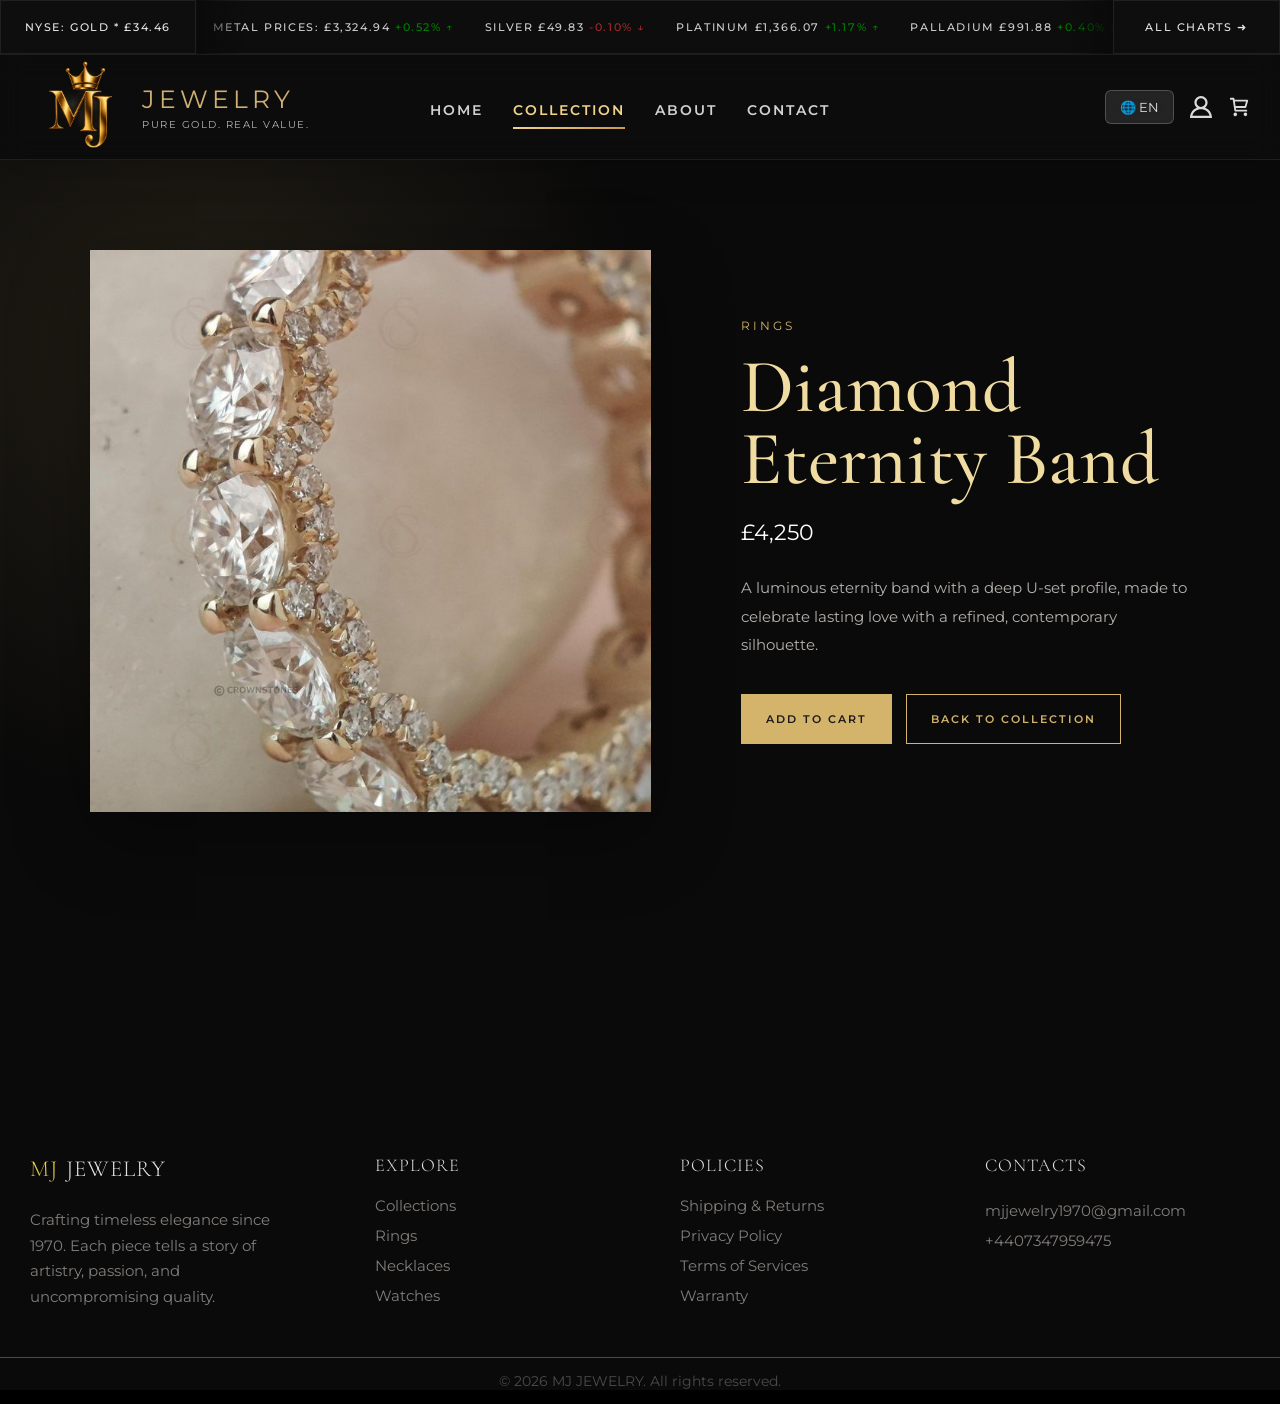
<file: product-diamond-eternity-band.html>
<!DOCTYPE html>
<html lang="en"><head><meta charset="UTF-8"><meta name="viewport" content="width=device-width, initial-scale=1.0"><title>Diamond Eternity Band | MJ Jewelry</title><link rel="stylesheet" href="styles/body.css"><link rel="stylesheet" href="styles/header.css"><link rel="stylesheet" href="styles/main.css"><link rel="stylesheet" href="styles/product-detail.css"><link rel="stylesheet" href="styles/footer.css"><link rel="preconnect" href="https://fonts.googleapis.com"><link rel="preconnect" href="https://fonts.gstatic.com" crossorigin><link href="https://fonts.googleapis.com/css2?family=Playfair+Display:wght@400;500;700&family=Cormorant+Garamond:wght@300;400;500;600;700&family=Montserrat:wght@300;400;500;600;700&display=swap" rel="stylesheet"></head>
<body><header><nav><div class="mineral-value"><div class="gold-value"><h4>NYSE: GOLD * £34.46</h4></div><div class="ticker"><div class="metal-prices"><h4>METAL PRICES: £3,324.94 <span style="color: green;">+0.52% &uarr;</span></h4><h4>SILVER £49.83 <span style="color: brown;">-0.10% &darr;</span></h4><h4>PLATINUM £1,366.07 <span style="color:green">+1.17% &uarr;</span></h4><h4>PALLADIUM £991.88 <span style="color: green;">+0.40% &uarr;</span></h4></div></div><div class="all-charts"><a href="https://live.euronext.com/en" target="_blank" rel="noopener noreferrer"><h4>ALL CHARTS &#10140;</h4></a></div></div><div class="second-navbar"><div class="logo-section"><div><img src="images/icons/IMG_8693.PNG" width="70px"></div><div><h2>JEWELRY</h2><p>PURE GOLD. REAL VALUE.</p></div></div><ul class="nav-menu"><li><a href="index.html" class="nav-link">Home</a></li><li><a href="collection.html" class="nav-link active">Collection</a></li><li><a href="about.html" class="nav-link">About</a></li><li><a href="contact.html" class="nav-link">Contact</a></li></ul><div class="cart-lang"><div class="lang-selector"><a href="#" class="lang-btn" aria-label="Select language">🌐 EN</a><ul class="lang-list"><li>English</li><li>Español</li><li>Français</li><li>Deutsch</li><li>Italiano</li><li>Português</li><li>中文</li><li>日本語</li><li>العربية</li><li>Русский</li></ul></div><a class="icon-link" href="login.html" aria-label="View profile" data-tooltip="View profile"><img src="images/icons/profile-1336-svgrepo-com.svg" alt=""></a><a class="icon-link" href="cart.html" aria-label="View cart" data-tooltip="View cart"><img src="images/icons/cart-shopping-svgrepo-com.svg" alt=""></a></div></div></nav></header>
<main class="product-detail-page"><section class="product-detail"><img class="product-detail-image" src="images/collection-products/4_50 mm Round Cut Deep U-Set Full Eternity Band, 10K Solid Gold Moissanite Wedding Ring Unique___.jfif" alt="Diamond Eternity Band"><div class="product-detail-copy"><p class="product-detail-category">RINGS</p><h1>Diamond Eternity Band</h1><p class="product-detail-price">£4,250</p><p class="product-detail-description">A luminous eternity band with a deep U-set profile, made to celebrate lasting love with a refined, contemporary silhouette.</p><div class="product-detail-actions"><a class="product-detail-button" href="cart.html">Add to cart</a><a class="product-detail-back" href="collection.html">Back to collection</a></div></div></section></main>
<footer><div class="footer-section"><div class="first-section"><h3><span>MJ</span> JEWELRY</h3><p>Crafting timeless elegance since 1970. Each piece tells a story of artistry, passion, and uncompromising quality.</p></div><div><h5>EXPLORE</h5><ul><li><a href="collection.html">Collections</a></li><li><a href="collection.html#rings">Rings</a></li><li><a href="collection.html#necklaces">Necklaces</a></li><li><a href="collection.html#watches">Watches</a></li></ul></div><div><h5>POLICIES</h5><ul><li><a href="contact.html#shipping">Shipping &amp; Returns</a></li><li><a href="contact.html#privacy">Privacy Policy</a></li><li><a href="contact.html#terms">Terms of Services</a></li><li><a href="contact.html#warranty">Warranty</a></li></ul></div><div class="footer-contact"><h5>CONTACTS</h5><p><a href="mailto:mjjewelry1970@gmail.com">mjjewelry1970@gmail.com</a></p><p>+4407347959475</p></div></div><div class="second-section"><p>© 2026 MJ JEWELRY. All rights reserved.</p></div></footer></body></html>
</file>
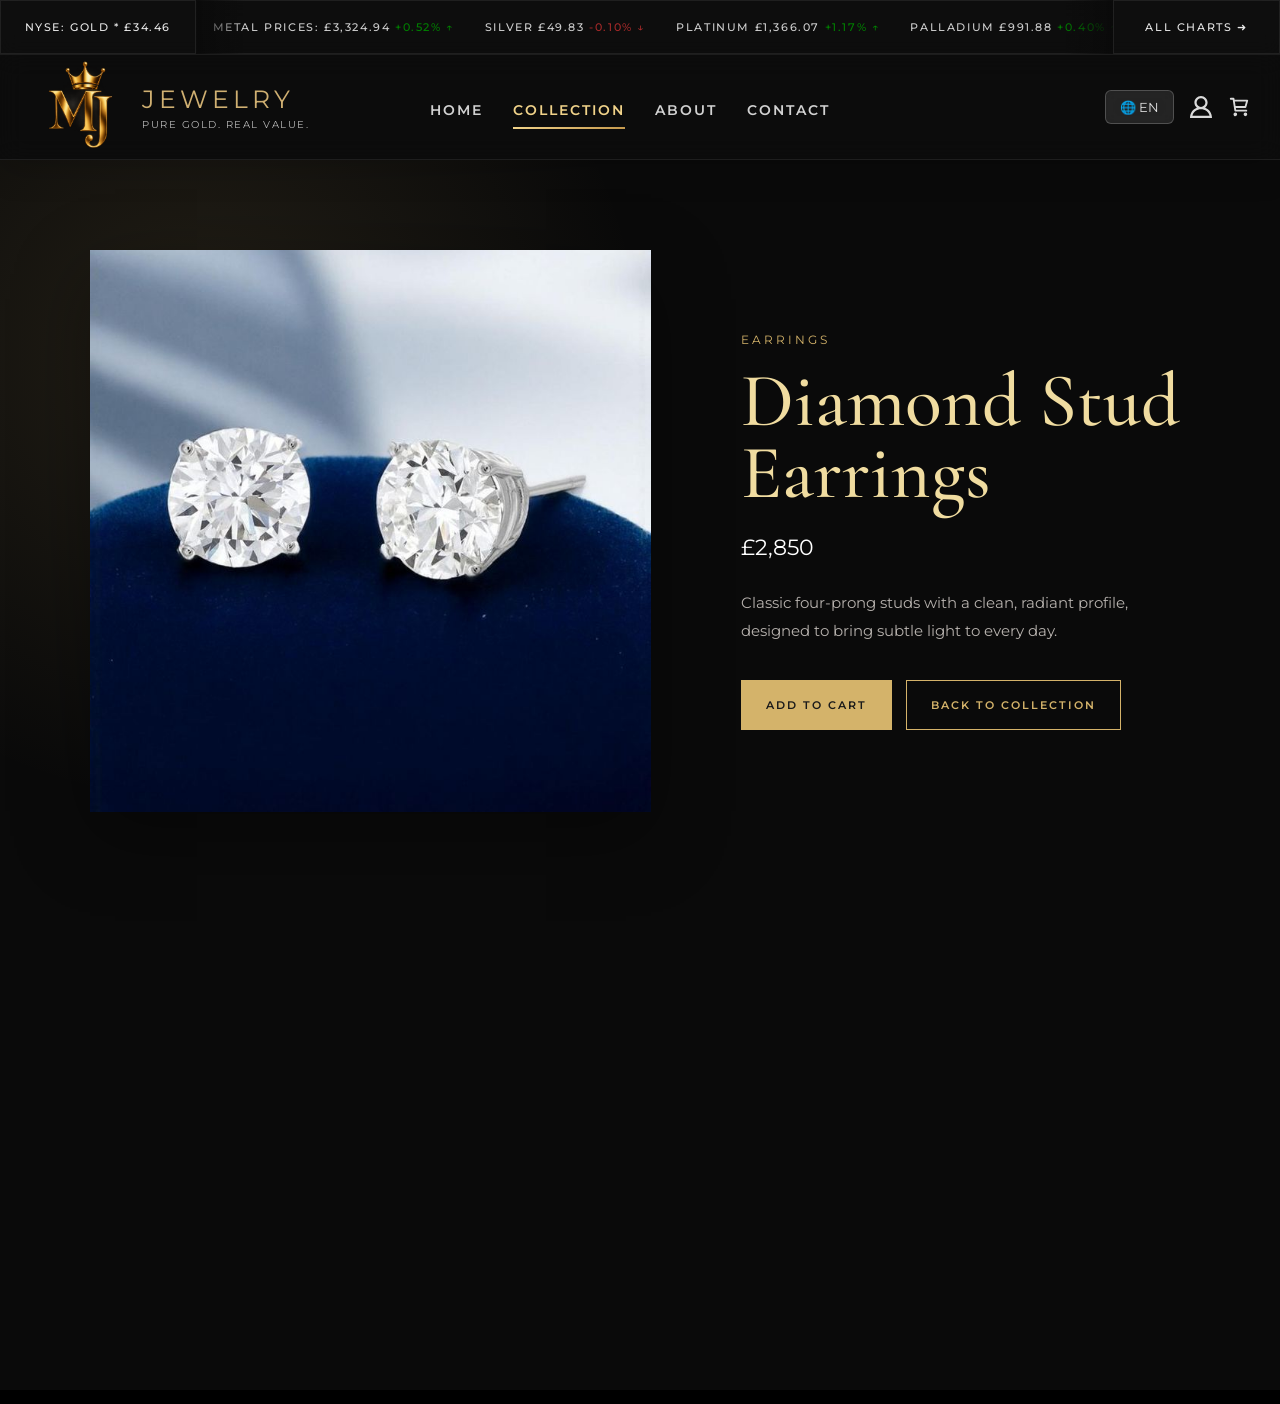
<file: product-diamond-stud-earrings.html>
<!DOCTYPE html>
<html lang="en"><head><meta charset="UTF-8"><meta name="viewport" content="width=device-width, initial-scale=1.0"><title>Diamond Stud Earrings | MJ Jewelry</title><link rel="stylesheet" href="styles/body.css"><link rel="stylesheet" href="styles/header.css"><link rel="stylesheet" href="styles/main.css"><link rel="stylesheet" href="styles/product-detail.css"><link rel="stylesheet" href="styles/footer.css"><link rel="preconnect" href="https://fonts.googleapis.com"><link rel="preconnect" href="https://fonts.gstatic.com" crossorigin><link href="https://fonts.googleapis.com/css2?family=Playfair+Display:wght@400;500;700&family=Cormorant+Garamond:wght@300;400;500;600;700&family=Montserrat:wght@300;400;500;600;700&display=swap" rel="stylesheet"></head>
<body><header><nav><div class="mineral-value"><div class="gold-value"><h4>NYSE: GOLD * £34.46</h4></div><div class="ticker"><div class="metal-prices"><h4>METAL PRICES: £3,324.94 <span style="color: green;">+0.52% &uarr;</span></h4><h4>SILVER £49.83 <span style="color: brown;">-0.10% &darr;</span></h4><h4>PLATINUM £1,366.07 <span style="color:green">+1.17% &uarr;</span></h4><h4>PALLADIUM £991.88 <span style="color: green;">+0.40% &uarr;</span></h4></div></div><div class="all-charts"><a href="https://live.euronext.com/en" target="_blank" rel="noopener noreferrer"><h4>ALL CHARTS &#10140;</h4></a></div></div><div class="second-navbar"><div class="logo-section"><div><img src="images/icons/IMG_8693.PNG" width="70px"></div><div><h2>JEWELRY</h2><p>PURE GOLD. REAL VALUE.</p></div></div><ul class="nav-menu"><li><a href="index.html" class="nav-link">Home</a></li><li><a href="collection.html" class="nav-link active">Collection</a></li><li><a href="about.html" class="nav-link">About</a></li><li><a href="contact.html" class="nav-link">Contact</a></li></ul><div class="cart-lang"><div class="lang-selector"><a href="#" class="lang-btn" aria-label="Select language">🌐 EN</a><ul class="lang-list"><li>English</li><li>Español</li><li>Français</li><li>Deutsch</li><li>Italiano</li><li>Português</li><li>中文</li><li>日本語</li><li>العربية</li><li>Русский</li></ul></div><a class="icon-link" href="login.html" aria-label="View profile" data-tooltip="View profile"><img src="images/icons/profile-1336-svgrepo-com.svg" alt=""></a><a class="icon-link" href="cart.html" aria-label="View cart" data-tooltip="View cart"><img src="images/icons/cart-shopping-svgrepo-com.svg" alt=""></a></div></div></nav></header>
<main class="product-detail-page"><section class="product-detail"><img class="product-detail-image" src="images/collection-products/Women's Lab Grown Four Prong Round Diamond Stud Earrings in White Gold 14K 2_50TW.jfif" alt="Diamond Stud Earrings"><div class="product-detail-copy"><p class="product-detail-category">EARRINGS</p><h1>Diamond Stud Earrings</h1><p class="product-detail-price">£2,850</p><p class="product-detail-description">Classic four-prong studs with a clean, radiant profile, designed to bring subtle light to every day.</p><div class="product-detail-actions"><a class="product-detail-button" href="cart.html">Add to cart</a><a class="product-detail-back" href="collection.html">Back to collection</a></div></div></section></main>
<footer><div class="footer-section"><div class="first-section"><h3><span>MJ</span> JEWELRY</h3><p>Crafting timeless elegance since 1970. Each piece tells a story of artistry, passion, and uncompromising quality.</p></div><div><h5>EXPLORE</h5><ul><li><a href="collection.html">Collections</a></li><li><a href="collection.html#rings">Rings</a></li><li><a href="collection.html#necklaces">Necklaces</a></li><li><a href="collection.html#watches">Watches</a></li></ul></div><div><h5>POLICIES</h5><ul><li><a href="contact.html#shipping">Shipping &amp; Returns</a></li><li><a href="contact.html#privacy">Privacy Policy</a></li><li><a href="contact.html#terms">Terms of Services</a></li><li><a href="contact.html#warranty">Warranty</a></li></ul></div><div class="footer-contact"><h5>CONTACTS</h5><p><a href="mailto:mjjewelry1970@gmail.com">mjjewelry1970@gmail.com</a></p><p>+4407347959475</p></div></div><div class="second-section"><p>© 2026 MJ JEWELRY. All rights reserved.</p></div></footer></body></html>
</file>
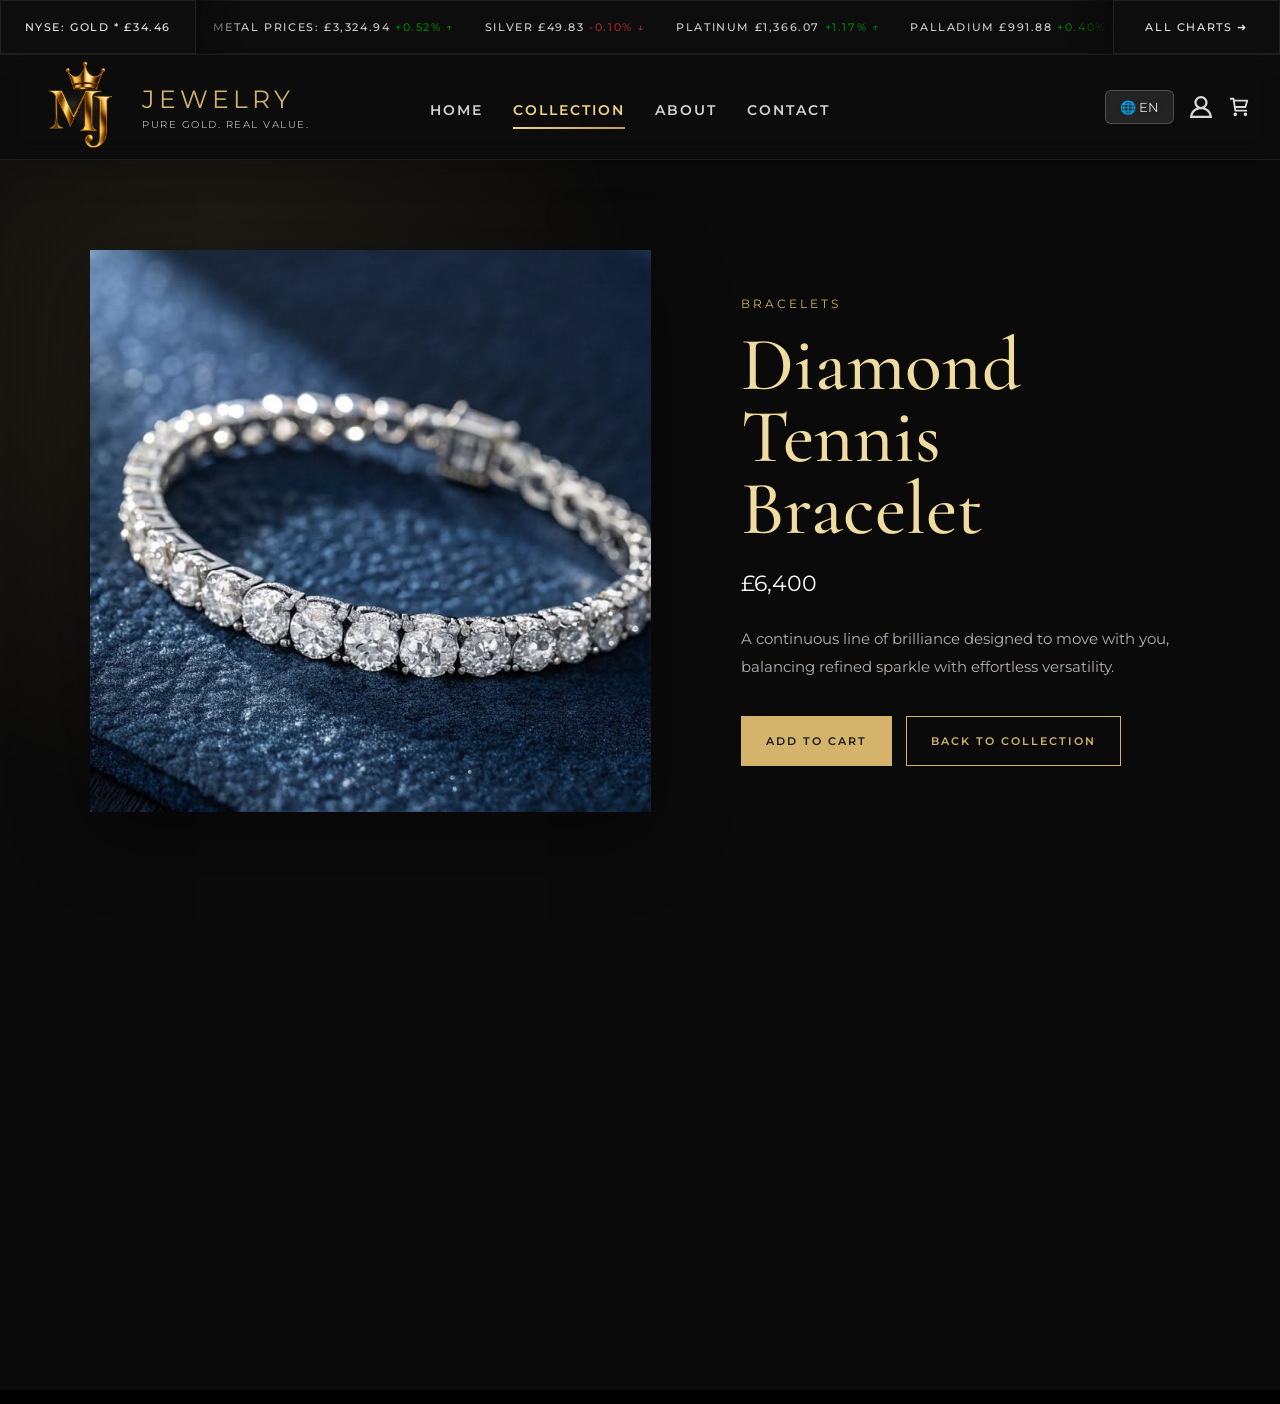
<file: product-diamond-tennis-bracelet.html>
<!DOCTYPE html>
<html lang="en"><head><meta charset="UTF-8"><meta name="viewport" content="width=device-width, initial-scale=1.0"><title>Diamond Tennis Bracelet | MJ Jewelry</title><link rel="stylesheet" href="styles/body.css"><link rel="stylesheet" href="styles/header.css"><link rel="stylesheet" href="styles/main.css"><link rel="stylesheet" href="styles/product-detail.css"><link rel="stylesheet" href="styles/footer.css"><link rel="preconnect" href="https://fonts.googleapis.com"><link rel="preconnect" href="https://fonts.gstatic.com" crossorigin><link href="https://fonts.googleapis.com/css2?family=Playfair+Display:wght@400;500;700&family=Cormorant+Garamond:wght@300;400;500;600;700&family=Montserrat:wght@300;400;500;600;700&display=swap" rel="stylesheet"></head>
<body><header><nav><div class="mineral-value"><div class="gold-value"><h4>NYSE: GOLD * £34.46</h4></div><div class="ticker"><div class="metal-prices"><h4>METAL PRICES: £3,324.94 <span style="color: green;">+0.52% &uarr;</span></h4><h4>SILVER £49.83 <span style="color: brown;">-0.10% &darr;</span></h4><h4>PLATINUM £1,366.07 <span style="color:green">+1.17% &uarr;</span></h4><h4>PALLADIUM £991.88 <span style="color: green;">+0.40% &uarr;</span></h4></div></div><div class="all-charts"><a href="https://live.euronext.com/en" target="_blank" rel="noopener noreferrer"><h4>ALL CHARTS &#10140;</h4></a></div></div><div class="second-navbar"><div class="logo-section"><div><img src="images/icons/IMG_8693.PNG" width="70px"></div><div><h2>JEWELRY</h2><p>PURE GOLD. REAL VALUE.</p></div></div><ul class="nav-menu"><li><a href="index.html" class="nav-link">Home</a></li><li><a href="collection.html" class="nav-link active">Collection</a></li><li><a href="about.html" class="nav-link">About</a></li><li><a href="contact.html" class="nav-link">Contact</a></li></ul><div class="cart-lang"><div class="lang-selector"><a href="#" class="lang-btn" aria-label="Select language">🌐 EN</a><ul class="lang-list"><li>English</li><li>Español</li><li>Français</li><li>Deutsch</li><li>Italiano</li><li>Português</li><li>中文</li><li>日本語</li><li>العربية</li><li>Русский</li></ul></div><a class="icon-link" href="login.html" aria-label="View profile" data-tooltip="View profile"><img src="images/icons/profile-1336-svgrepo-com.svg" alt=""></a><a class="icon-link" href="cart.html" aria-label="View cart" data-tooltip="View cart"><img src="images/icons/cart-shopping-svgrepo-com.svg" alt=""></a></div></div></nav></header>
<main class="product-detail-page"><section class="product-detail"><img class="product-detail-image" src="images/collection-products/✨ Elegance that shines with every movement_.jfif" alt="Diamond Tennis Bracelet"><div class="product-detail-copy"><p class="product-detail-category">BRACELETS</p><h1>Diamond Tennis Bracelet</h1><p class="product-detail-price">£6,400</p><p class="product-detail-description">A continuous line of brilliance designed to move with you, balancing refined sparkle with effortless versatility.</p><div class="product-detail-actions"><a class="product-detail-button" href="cart.html">Add to cart</a><a class="product-detail-back" href="collection.html">Back to collection</a></div></div></section></main>
<footer><div class="footer-section"><div class="first-section"><h3><span>MJ</span> JEWELRY</h3><p>Crafting timeless elegance since 1970. Each piece tells a story of artistry, passion, and uncompromising quality.</p></div><div><h5>EXPLORE</h5><ul><li><a href="collection.html">Collections</a></li><li><a href="collection.html#rings">Rings</a></li><li><a href="collection.html#necklaces">Necklaces</a></li><li><a href="collection.html#watches">Watches</a></li></ul></div><div><h5>POLICIES</h5><ul><li><a href="contact.html#shipping">Shipping &amp; Returns</a></li><li><a href="contact.html#privacy">Privacy Policy</a></li><li><a href="contact.html#terms">Terms of Services</a></li><li><a href="contact.html#warranty">Warranty</a></li></ul></div><div class="footer-contact"><h5>CONTACTS</h5><p><a href="mailto:mjjewelry1970@gmail.com">mjjewelry1970@gmail.com</a></p><p>+4407347959475</p></div></div><div class="second-section"><p>© 2026 MJ JEWELRY. All rights reserved.</p></div></footer></body></html>
</file>
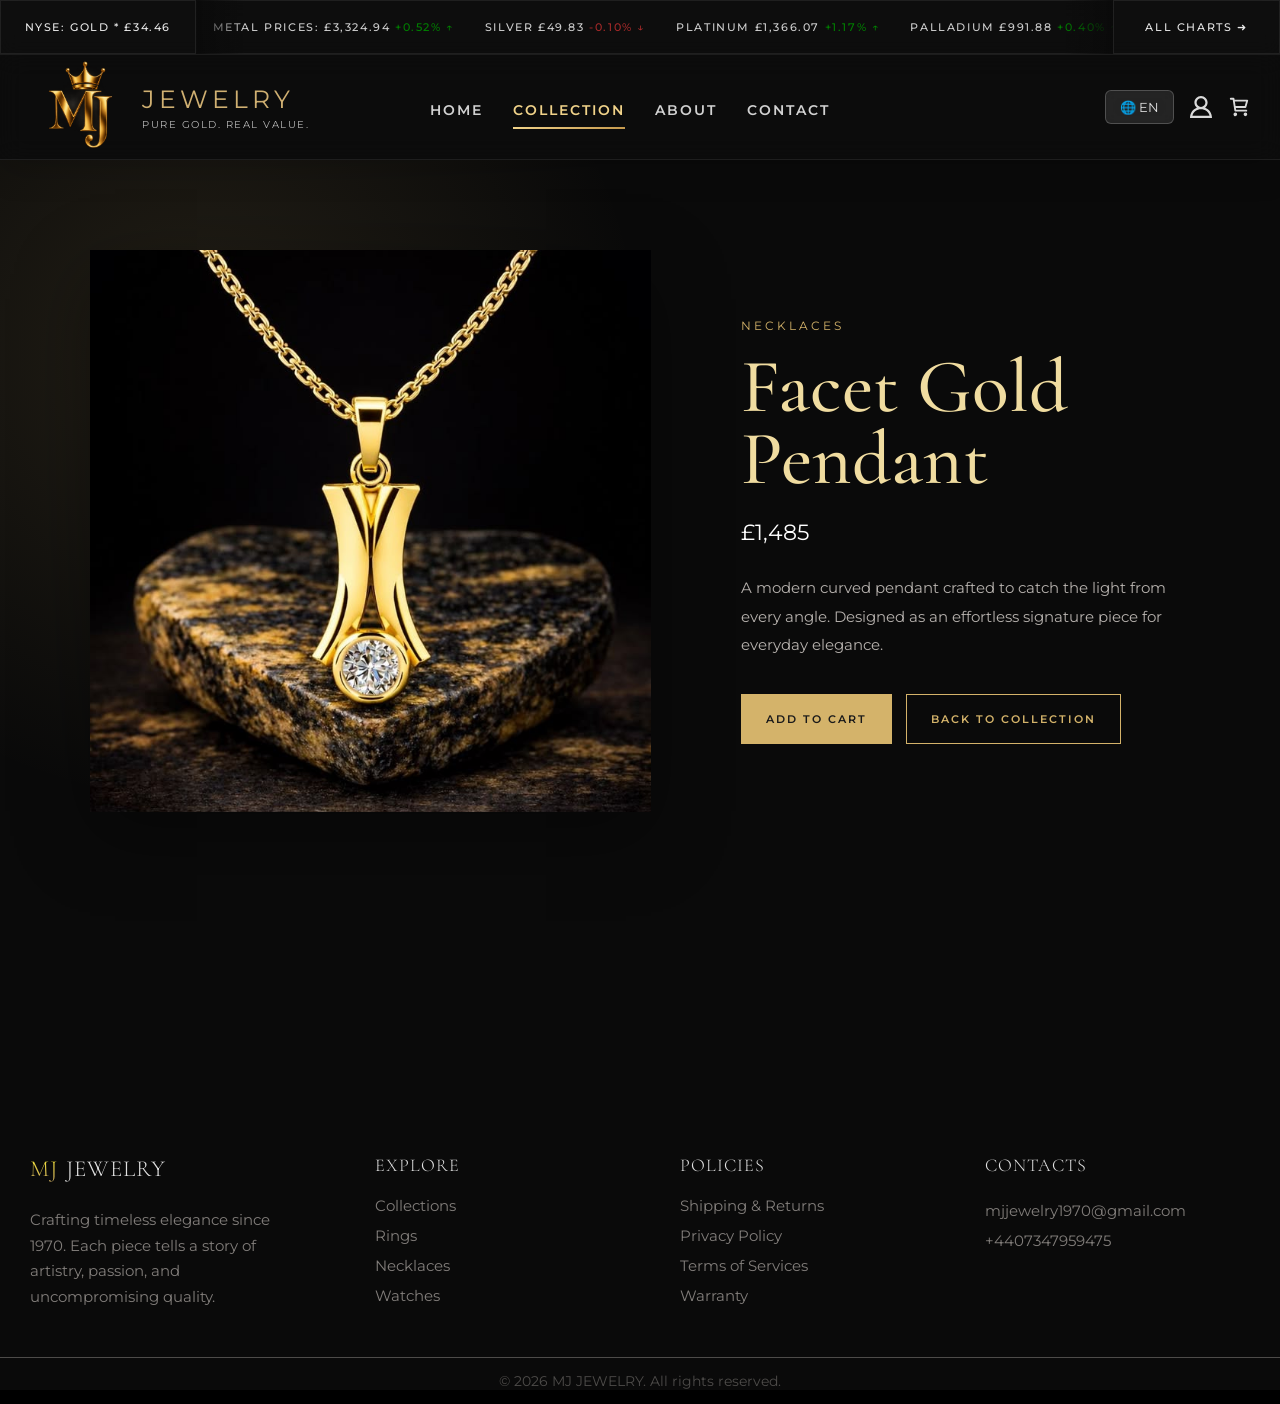
<file: product-facet-gold-pendant.html>
<!DOCTYPE html>
<html lang="en">
<head>
  <meta charset="UTF-8">
  <meta name="viewport" content="width=device-width, initial-scale=1.0">
  <title>Facet Gold Pendant | MJ Jewelry</title>
  <link rel="stylesheet" href="styles/body.css">
  <link rel="stylesheet" href="styles/header.css">
  <link rel="stylesheet" href="styles/main.css">
  <link rel="stylesheet" href="styles/product-detail.css">
  <link rel="stylesheet" href="styles/footer.css">
  <link rel="stylesheet" href="styles/footer.css">
  <link rel="preconnect" href="https://fonts.googleapis.com">
  <link rel="preconnect" href="https://fonts.gstatic.com" crossorigin>
  <link href="https://fonts.googleapis.com/css2?family=Cormorant+Garamond:wght@300;400;500;600;700&family=Montserrat:wght@300;400;500;600;700&display=swap" rel="stylesheet">
</head>
<body>
  <header>
    <nav>
      <div class="mineral-value">
        <div class="gold-value"><h4>NYSE: GOLD * £34.46</h4></div>
        <div class="ticker"><div class="metal-prices">
          <h4>METAL PRICES: £3,324.94 <span style="color: green;">+0.52% &uarr;</span></h4>
          <h4>SILVER £49.83 <span style="color: brown;">-0.10% &darr;</span></h4>
          <h4>PLATINUM £1,366.07 <span style="color:green">+1.17% &uarr;</span></h4>
          <h4>PALLADIUM £991.88 <span style="color: green;">+0.40% &uarr;</span></h4>
        </div></div>
        <div class="all-charts"><a href="https://live.euronext.com/en" target="_blank" rel="noopener noreferrer"><h4>ALL CHARTS &#10140;</h4></a></div>
      </div>
      <div class="second-navbar">
        <div class="logo-section"><div><img src="images/icons/IMG_8693.PNG" width="70px"></div><div><h2>JEWELRY</h2><p>PURE GOLD. REAL VALUE.</p></div></div>
        <ul class="nav-menu"><li><a href="index.html" class="nav-link">Home</a></li><li><a href="collection.html" class="nav-link active">Collection</a></li><li><a href="about.html" class="nav-link">About</a></li><li><a href="contact.html" class="nav-link">Contact</a></li></ul>
        <div class="cart-lang"><div class="lang-selector"><a href="#" class="lang-btn" aria-label="Select language">🌐 EN</a><ul class="lang-list"><li><img class="flag" src="images/flags/flag-england-svgrepo-com.svg" alt="english-flag"> English</li><li><img class="flag" src="images/flags/spain-svgrepo-com.svg" alt="spanish-flag"> Español</li><li><img class="flag" src="images/flags/flag-for-flag-france-svgrepo-com.svg" alt="french-flag"> Français</li><li><img class="flag" src="images/flags/flag-for-flag-germany-svgrepo-com.svg" alt="german-flag"> Deutsch</li><li><img class="flag" src="images/flags/flag-for-flag-italy-svgrepo-com.svg" alt="italy-flag"> Italiano</li><li><img class="flag" src="images/flags/portugal-svgrepo-com.svg" alt="portugal-flag"> Português</li><li><img class="flag" src="images/flags/china-svgrepo-com.svg" alt="china-flag"> 中文</li><li><img class="flag" src="images/flags/japan-svgrepo-com.svg" alt="Japan-flag"> 日本語</li><li><img class="flag" src="images/flags/flag-for-flag-saudi-arabia-svgrepo-com.svg" alt="saudi arabia-flag"> العربية</li><li><img class="flag" src="images/flags/flag-for-flag-russia-svgrepo-com.svg" alt="Russia-flag"> Русский</li></ul></div><a class="icon-link" href="login.html" aria-label="View profile" data-tooltip="View profile"><img src="images/icons/profile-1336-svgrepo-com.svg" alt=""></a><a class="icon-link" href="cart.html" aria-label="View cart" data-tooltip="View cart"><img src="images/icons/cart-shopping-svgrepo-com.svg" alt=""></a></div>
      </div>
    </nav>
  </header>
  <main class="product-detail-page">
    <section class="product-detail">
      <img class="product-detail-image" src="images/collection-products/14K Gold Diamond Pendant Necklace, Modern Curved Gold Pendant, Minimal Solid Gold Fine Jewelry Gift for Her.jfif" alt="Facet Gold Pendant">
      <div class="product-detail-copy">
        <p class="product-detail-category">NECKLACES</p>
        <h1>Facet Gold Pendant</h1>
        <p class="product-detail-price">£1,485</p>
        <p class="product-detail-description">A modern curved pendant crafted to catch the light from every angle. Designed as an effortless signature piece for everyday elegance.</p>
        <div class="product-detail-actions">
          <a class="product-detail-button" href="cart.html">Add to cart</a>
          <a class="product-detail-back" href="collection.html">Back to collection</a>
        </div>
      </div>
    </section>
  </main>
  <footer>
    <div class="footer-section">
      <div class="first-section"><h3><span>MJ</span> JEWELRY</h3><p>Crafting timeless elegance since 1970. Each piece tells a story of artistry, passion, and uncompromising quality.</p></div>
      <div><h5>EXPLORE</h5><ul><li><a href="collection.html">Collections</a></li><li><a href="collection.html#rings">Rings</a></li><li><a href="collection.html#necklaces">Necklaces</a></li><li><a href="collection.html#watches">Watches</a></li></ul></div>
      <div><h5>POLICIES</h5><ul><li><a href="contact.html#shipping">Shipping &amp; Returns</a></li><li><a href="contact.html#privacy">Privacy Policy</a></li><li><a href="contact.html#terms">Terms of Services</a></li><li><a href="contact.html#warranty">Warranty</a></li></ul></div>
      <div class="footer-contact"><h5>CONTACTS</h5><p><a href="mailto:mjjewelry1970@gmail.com">mjjewelry1970@gmail.com</a></p><p>+4407347959475</p></div>
    </div>
    <div class="second-section"><p>© 2026 MJ JEWELRY. All rights reserved.</p></div>
  </footer>
</body>
</html>
</file>
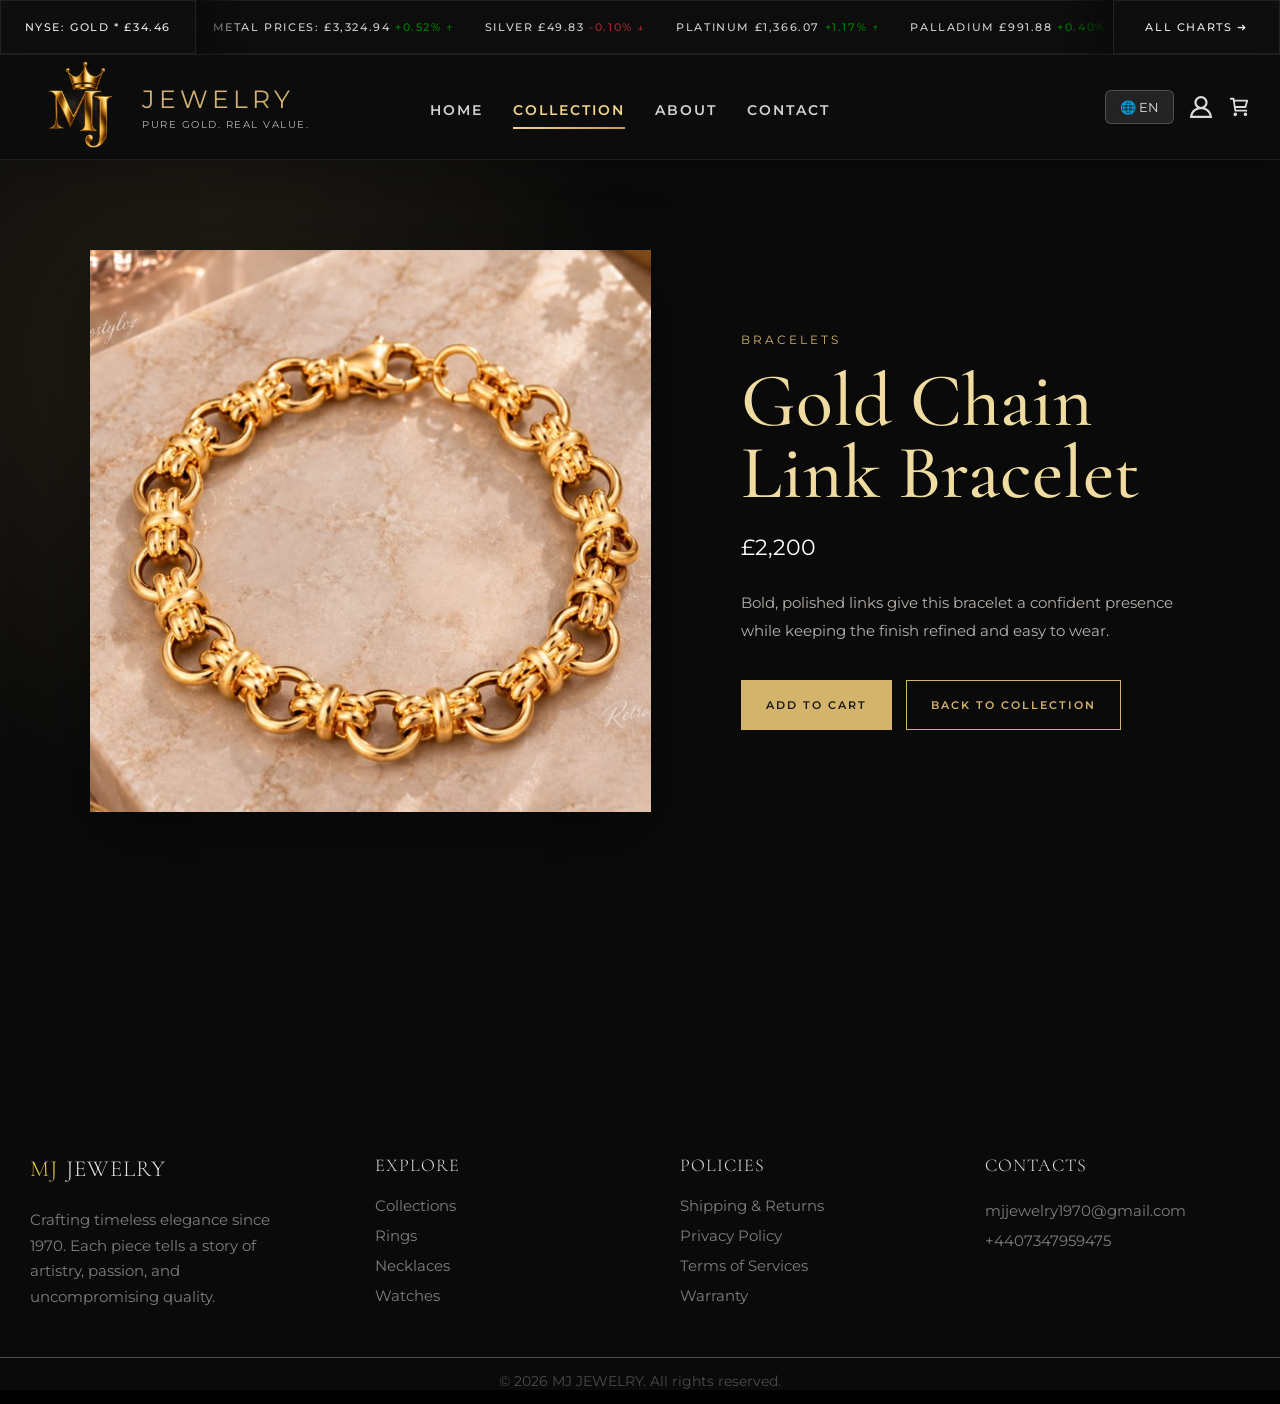
<file: product-gold-chain-bracelet.html>
<!DOCTYPE html>
<html lang="en"><head><meta charset="UTF-8"><meta name="viewport" content="width=device-width, initial-scale=1.0"><title>Gold Chain Link Bracelet | MJ Jewelry</title><link rel="stylesheet" href="styles/body.css"><link rel="stylesheet" href="styles/header.css"><link rel="stylesheet" href="styles/main.css"><link rel="stylesheet" href="styles/product-detail.css"><link rel="stylesheet" href="styles/footer.css"><link rel="preconnect" href="https://fonts.googleapis.com"><link rel="preconnect" href="https://fonts.gstatic.com" crossorigin><link href="https://fonts.googleapis.com/css2?family=Playfair+Display:wght@400;500;700&family=Cormorant+Garamond:wght@300;400;500;600;700&family=Montserrat:wght@300;400;500;600;700&display=swap" rel="stylesheet"></head>
<body><header><nav><div class="mineral-value"><div class="gold-value"><h4>NYSE: GOLD * £34.46</h4></div><div class="ticker"><div class="metal-prices"><h4>METAL PRICES: £3,324.94 <span style="color: green;">+0.52% &uarr;</span></h4><h4>SILVER £49.83 <span style="color: brown;">-0.10% &darr;</span></h4><h4>PLATINUM £1,366.07 <span style="color:green">+1.17% &uarr;</span></h4><h4>PALLADIUM £991.88 <span style="color: green;">+0.40% &uarr;</span></h4></div></div><div class="all-charts"><a href="https://live.euronext.com/en" target="_blank" rel="noopener noreferrer"><h4>ALL CHARTS &#10140;</h4></a></div></div><div class="second-navbar"><div class="logo-section"><div><img src="images/icons/IMG_8693.PNG" width="70px"></div><div><h2>JEWELRY</h2><p>PURE GOLD. REAL VALUE.</p></div></div><ul class="nav-menu"><li><a href="index.html" class="nav-link">Home</a></li><li><a href="collection.html" class="nav-link active">Collection</a></li><li><a href="about.html" class="nav-link">About</a></li><li><a href="contact.html" class="nav-link">Contact</a></li></ul><div class="cart-lang"><div class="lang-selector"><a href="#" class="lang-btn" aria-label="Select language">🌐 EN</a><ul class="lang-list"><li>English</li><li>Español</li><li>Français</li><li>Deutsch</li><li>Italiano</li><li>Português</li><li>中文</li><li>日本語</li><li>العربية</li><li>Русский</li></ul></div><a class="icon-link" href="login.html" aria-label="View profile" data-tooltip="View profile"><img src="images/icons/profile-1336-svgrepo-com.svg" alt=""></a><a class="icon-link" href="cart.html" aria-label="View cart" data-tooltip="View cart"><img src="images/icons/cart-shopping-svgrepo-com.svg" alt=""></a></div></div></nav></header>
<main class="product-detail-page"><section class="product-detail"><img class="product-detail-image" src="images/collection-products/8_ Womens 14k Gold Chain Link Style Bracelet 14 Karat Silver Jewelry New 8 Inch _ Color_ Gold_Silver _ Size_ Os.jfif" alt="Gold Chain Link Bracelet"><div class="product-detail-copy"><p class="product-detail-category">BRACELETS</p><h1>Gold Chain Link Bracelet</h1><p class="product-detail-price">£2,200</p><p class="product-detail-description">Bold, polished links give this bracelet a confident presence while keeping the finish refined and easy to wear.</p><div class="product-detail-actions"><a class="product-detail-button" href="cart.html">Add to cart</a><a class="product-detail-back" href="collection.html">Back to collection</a></div></div></section></main>
<footer><div class="footer-section"><div class="first-section"><h3><span>MJ</span> JEWELRY</h3><p>Crafting timeless elegance since 1970. Each piece tells a story of artistry, passion, and uncompromising quality.</p></div><div><h5>EXPLORE</h5><ul><li><a href="collection.html">Collections</a></li><li><a href="collection.html#rings">Rings</a></li><li><a href="collection.html#necklaces">Necklaces</a></li><li><a href="collection.html#watches">Watches</a></li></ul></div><div><h5>POLICIES</h5><ul><li><a href="contact.html#shipping">Shipping &amp; Returns</a></li><li><a href="contact.html#privacy">Privacy Policy</a></li><li><a href="contact.html#terms">Terms of Services</a></li><li><a href="contact.html#warranty">Warranty</a></li></ul></div><div class="footer-contact"><h5>CONTACTS</h5><p><a href="mailto:mjjewelry1970@gmail.com">mjjewelry1970@gmail.com</a></p><p>+4407347959475</p></div></div><div class="second-section"><p>© 2026 MJ JEWELRY. All rights reserved.</p></div></footer></body></html>
</file>
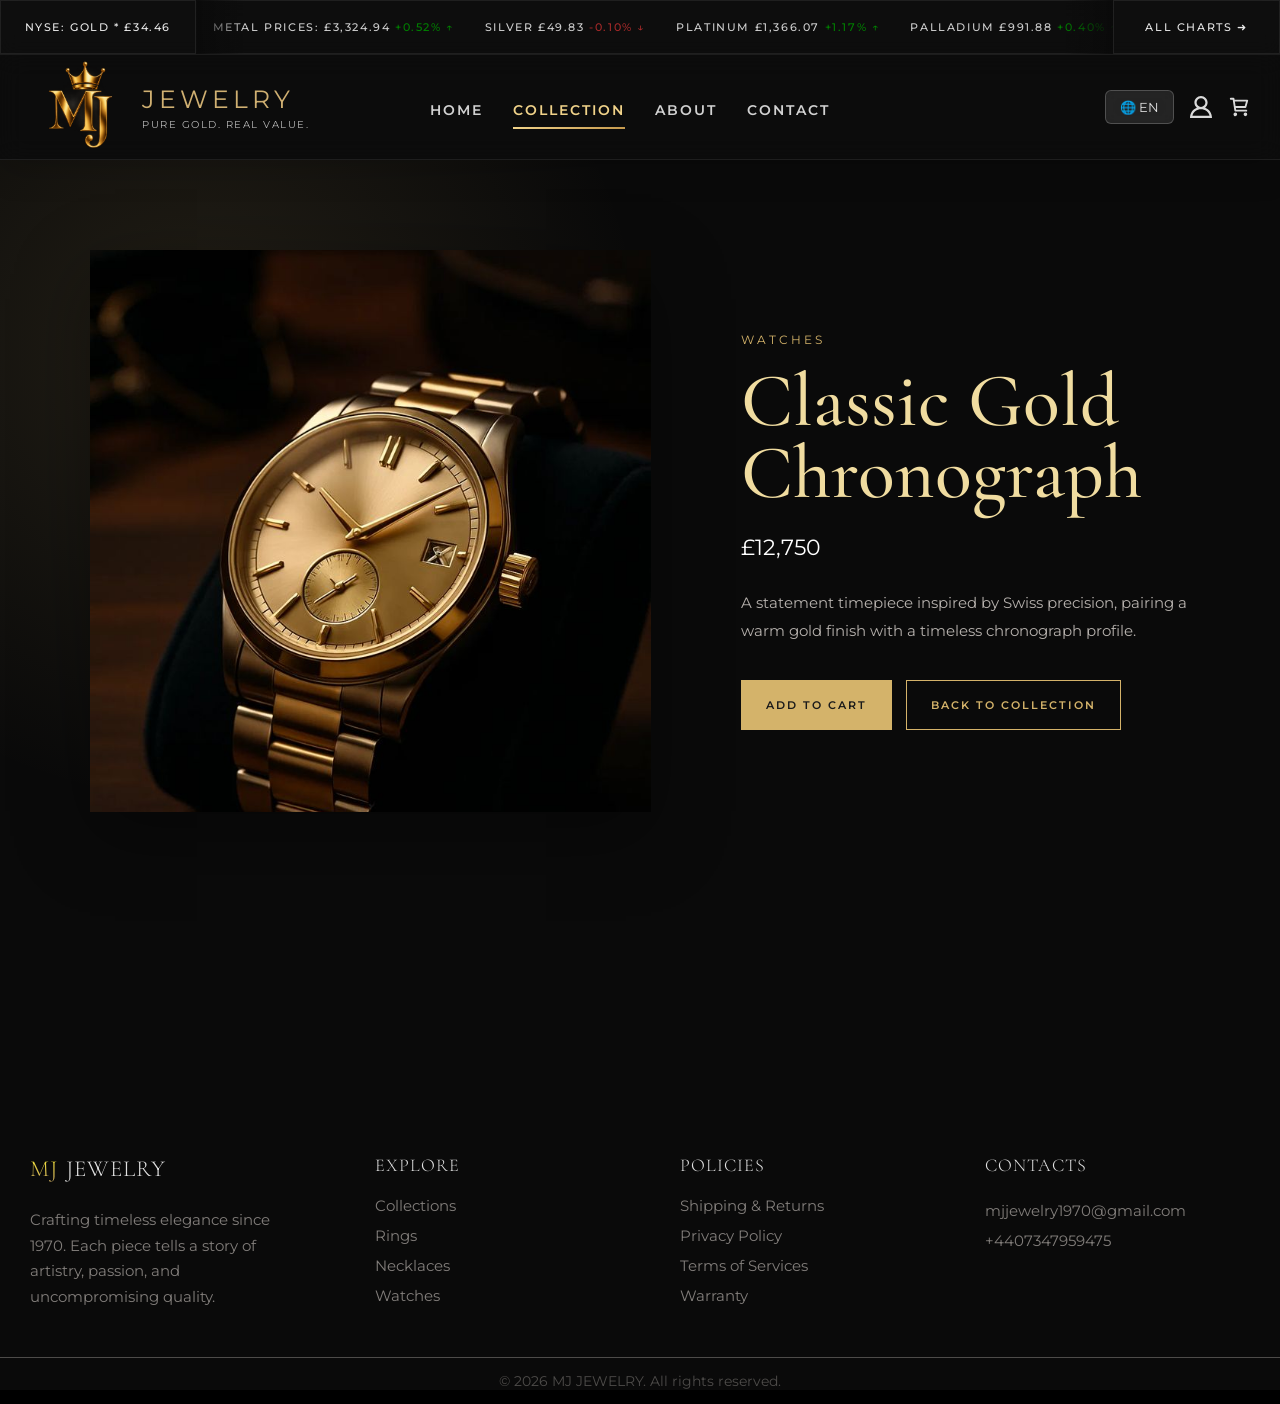
<file: product-gold-chronograph.html>
<!DOCTYPE html>
<html lang="en"><head><meta charset="UTF-8"><meta name="viewport" content="width=device-width, initial-scale=1.0"><title>Classic Gold Chronograph | MJ Jewelry</title><link rel="stylesheet" href="styles/body.css"><link rel="stylesheet" href="styles/header.css"><link rel="stylesheet" href="styles/main.css"><link rel="stylesheet" href="styles/product-detail.css"><link rel="stylesheet" href="styles/footer.css"><link rel="preconnect" href="https://fonts.googleapis.com"><link rel="preconnect" href="https://fonts.gstatic.com" crossorigin><link href="https://fonts.googleapis.com/css2?family=Playfair+Display:wght@400;500;700&family=Cormorant+Garamond:wght@300;400;500;600;700&family=Montserrat:wght@300;400;500;600;700&display=swap" rel="stylesheet"></head>
<body><header><nav><div class="mineral-value"><div class="gold-value"><h4>NYSE: GOLD * £34.46</h4></div><div class="ticker"><div class="metal-prices"><h4>METAL PRICES: £3,324.94 <span style="color: green;">+0.52% &uarr;</span></h4><h4>SILVER £49.83 <span style="color: brown;">-0.10% &darr;</span></h4><h4>PLATINUM £1,366.07 <span style="color:green">+1.17% &uarr;</span></h4><h4>PALLADIUM £991.88 <span style="color: green;">+0.40% &uarr;</span></h4></div></div><div class="all-charts"><a href="https://live.euronext.com/en" target="_blank" rel="noopener noreferrer"><h4>ALL CHARTS &#10140;</h4></a></div></div><div class="second-navbar"><div class="logo-section"><div><img src="images/icons/IMG_8693.PNG" width="70px"></div><div><h2>JEWELRY</h2><p>PURE GOLD. REAL VALUE.</p></div></div><ul class="nav-menu"><li><a href="index.html" class="nav-link">Home</a></li><li><a href="collection.html" class="nav-link active">Collection</a></li><li><a href="about.html" class="nav-link">About</a></li><li><a href="contact.html" class="nav-link">Contact</a></li></ul><div class="cart-lang"><div class="lang-selector"><a href="#" class="lang-btn" aria-label="Select language">🌐 EN</a><ul class="lang-list"><li>English</li><li>Español</li><li>Français</li><li>Deutsch</li><li>Italiano</li><li>Português</li><li>中文</li><li>日本語</li><li>العربية</li><li>Русский</li></ul></div><a class="icon-link" href="login.html" aria-label="View profile" data-tooltip="View profile"><img src="images/icons/profile-1336-svgrepo-com.svg" alt=""></a><a class="icon-link" href="cart.html" aria-label="View cart" data-tooltip="View cart"><img src="images/icons/cart-shopping-svgrepo-com.svg" alt=""></a></div></div></nav></header>
<main class="product-detail-page"><section class="product-detail"><img class="product-detail-image" src="images/collection-products/Own Timeless Elegance_ The Ultimate Swiss Luxury Watch_.jfif" alt="Classic Gold Chronograph"><div class="product-detail-copy"><p class="product-detail-category">WATCHES</p><h1>Classic Gold Chronograph</h1><p class="product-detail-price">£12,750</p><p class="product-detail-description">A statement timepiece inspired by Swiss precision, pairing a warm gold finish with a timeless chronograph profile.</p><div class="product-detail-actions"><a class="product-detail-button" href="cart.html">Add to cart</a><a class="product-detail-back" href="collection.html">Back to collection</a></div></div></section></main>
<footer><div class="footer-section"><div class="first-section"><h3><span>MJ</span> JEWELRY</h3><p>Crafting timeless elegance since 1970. Each piece tells a story of artistry, passion, and uncompromising quality.</p></div><div><h5>EXPLORE</h5><ul><li><a href="collection.html">Collections</a></li><li><a href="collection.html#rings">Rings</a></li><li><a href="collection.html#necklaces">Necklaces</a></li><li><a href="collection.html#watches">Watches</a></li></ul></div><div><h5>POLICIES</h5><ul><li><a href="contact.html#shipping">Shipping &amp; Returns</a></li><li><a href="contact.html#privacy">Privacy Policy</a></li><li><a href="contact.html#terms">Terms of Services</a></li><li><a href="contact.html#warranty">Warranty</a></li></ul></div><div class="footer-contact"><h5>CONTACTS</h5><p><a href="mailto:mjjewelry1970@gmail.com">mjjewelry1970@gmail.com</a></p><p>+4407347959475</p></div></div><div class="second-section"><p>© 2026 MJ JEWELRY. All rights reserved.</p></div></footer></body></html>
</file>
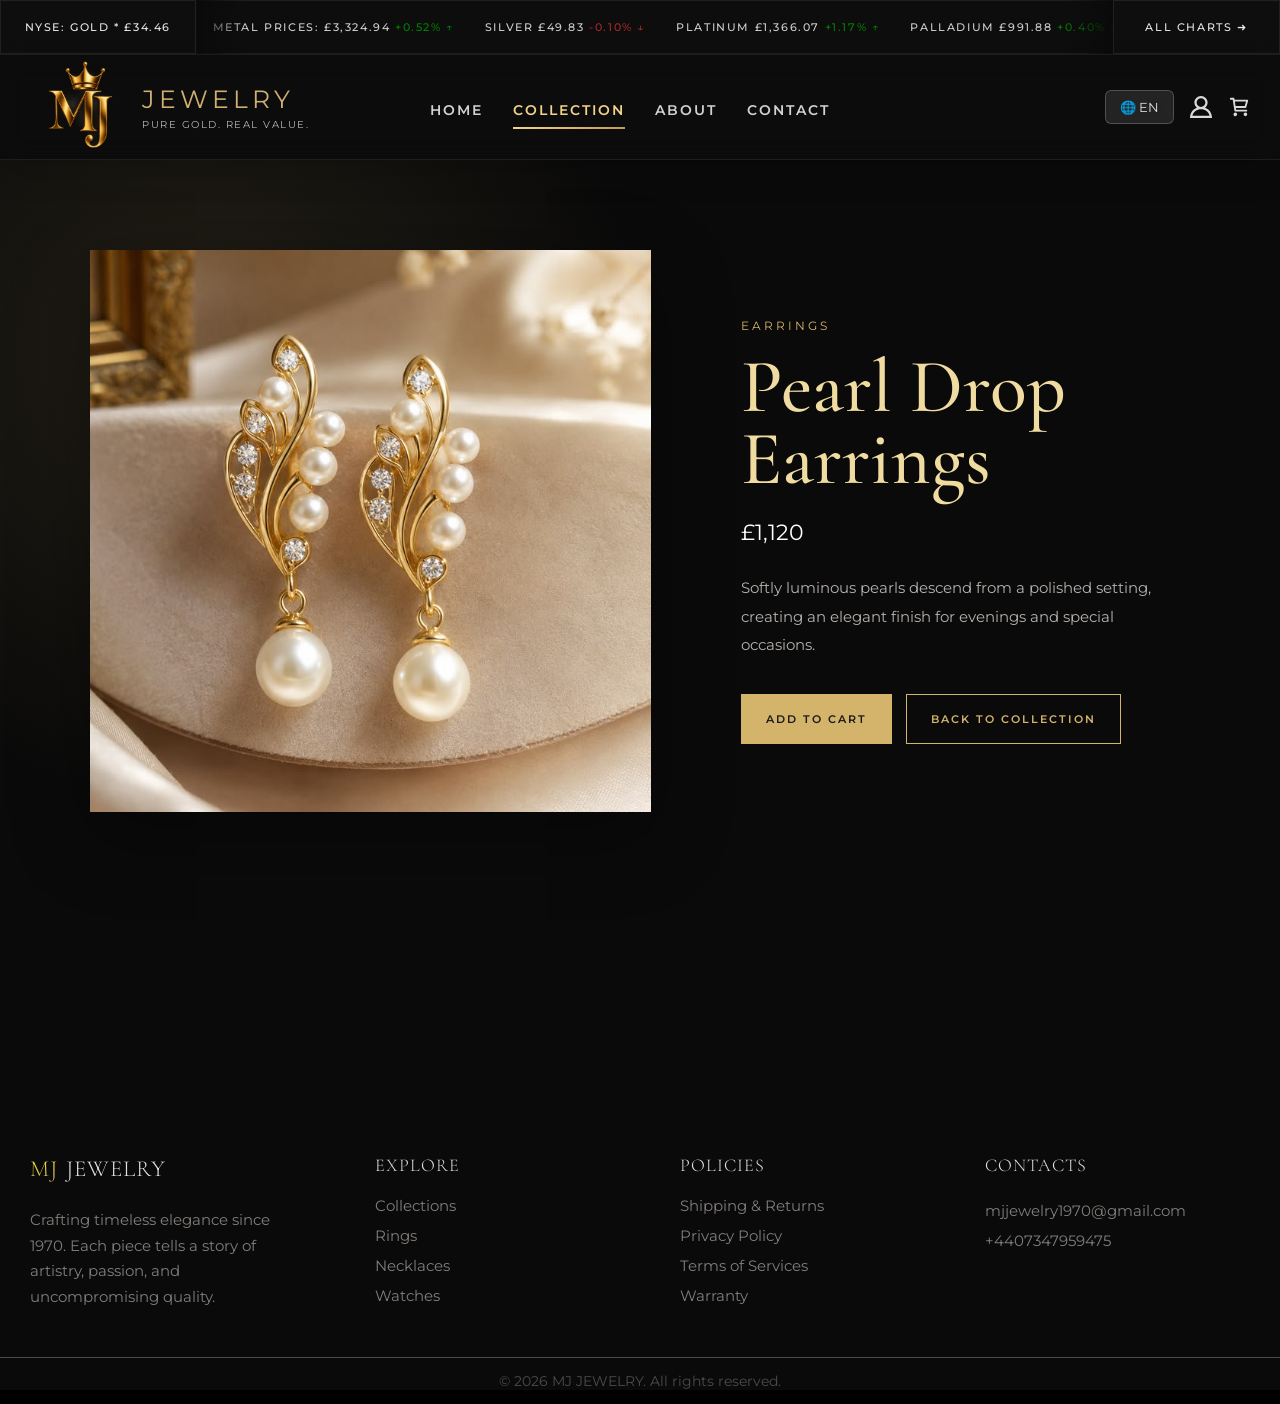
<file: product-pearl-drop-earrings.html>
<!DOCTYPE html>
<html lang="en"><head><meta charset="UTF-8"><meta name="viewport" content="width=device-width, initial-scale=1.0"><title>Pearl Drop Earrings | MJ Jewelry</title><link rel="stylesheet" href="styles/body.css"><link rel="stylesheet" href="styles/header.css"><link rel="stylesheet" href="styles/main.css"><link rel="stylesheet" href="styles/product-detail.css"><link rel="stylesheet" href="styles/footer.css"><link rel="preconnect" href="https://fonts.googleapis.com"><link rel="preconnect" href="https://fonts.gstatic.com" crossorigin><link href="https://fonts.googleapis.com/css2?family=Playfair+Display:wght@400;500;700&family=Cormorant+Garamond:wght@300;400;500;600;700&family=Montserrat:wght@300;400;500;600;700&display=swap" rel="stylesheet"></head>
<body><header><nav><div class="mineral-value"><div class="gold-value"><h4>NYSE: GOLD * £34.46</h4></div><div class="ticker"><div class="metal-prices"><h4>METAL PRICES: £3,324.94 <span style="color: green;">+0.52% &uarr;</span></h4><h4>SILVER £49.83 <span style="color: brown;">-0.10% &darr;</span></h4><h4>PLATINUM £1,366.07 <span style="color:green">+1.17% &uarr;</span></h4><h4>PALLADIUM £991.88 <span style="color: green;">+0.40% &uarr;</span></h4></div></div><div class="all-charts"><a href="https://live.euronext.com/en" target="_blank" rel="noopener noreferrer"><h4>ALL CHARTS &#10140;</h4></a></div></div><div class="second-navbar"><div class="logo-section"><div><img src="images/icons/IMG_8693.PNG" width="70px"></div><div><h2>JEWELRY</h2><p>PURE GOLD. REAL VALUE.</p></div></div><ul class="nav-menu"><li><a href="index.html" class="nav-link">Home</a></li><li><a href="collection.html" class="nav-link active">Collection</a></li><li><a href="about.html" class="nav-link">About</a></li><li><a href="contact.html" class="nav-link">Contact</a></li></ul><div class="cart-lang"><div class="lang-selector"><a href="#" class="lang-btn" aria-label="Select language">🌐 EN</a><ul class="lang-list"><li>English</li><li>Español</li><li>Français</li><li>Deutsch</li><li>Italiano</li><li>Português</li><li>中文</li><li>日本語</li><li>العربية</li><li>Русский</li></ul></div><a class="icon-link" href="login.html" aria-label="View profile" data-tooltip="View profile"><img src="images/icons/profile-1336-svgrepo-com.svg" alt=""></a><a class="icon-link" href="cart.html" aria-label="View cart" data-tooltip="View cart"><img src="images/icons/cart-shopping-svgrepo-com.svg" alt=""></a></div></div></nav></header>
<main class="product-detail-page"><section class="product-detail"><img class="product-detail-image" src="images/collection-products/golden pearl earrings.jfif" alt="Pearl Drop Earrings"><div class="product-detail-copy"><p class="product-detail-category">EARRINGS</p><h1>Pearl Drop Earrings</h1><p class="product-detail-price">£1,120</p><p class="product-detail-description">Softly luminous pearls descend from a polished setting, creating an elegant finish for evenings and special occasions.</p><div class="product-detail-actions"><a class="product-detail-button" href="cart.html">Add to cart</a><a class="product-detail-back" href="collection.html">Back to collection</a></div></div></section></main>
<footer><div class="footer-section"><div class="first-section"><h3><span>MJ</span> JEWELRY</h3><p>Crafting timeless elegance since 1970. Each piece tells a story of artistry, passion, and uncompromising quality.</p></div><div><h5>EXPLORE</h5><ul><li><a href="collection.html">Collections</a></li><li><a href="collection.html#rings">Rings</a></li><li><a href="collection.html#necklaces">Necklaces</a></li><li><a href="collection.html#watches">Watches</a></li></ul></div><div><h5>POLICIES</h5><ul><li><a href="contact.html#shipping">Shipping &amp; Returns</a></li><li><a href="contact.html#privacy">Privacy Policy</a></li><li><a href="contact.html#terms">Terms of Services</a></li><li><a href="contact.html#warranty">Warranty</a></li></ul></div><div class="footer-contact"><h5>CONTACTS</h5><p><a href="mailto:mjjewelry1970@gmail.com">mjjewelry1970@gmail.com</a></p><p>+4407347959475</p></div></div><div class="second-section"><p>© 2026 MJ JEWELRY. All rights reserved.</p></div></footer></body></html>
</file>
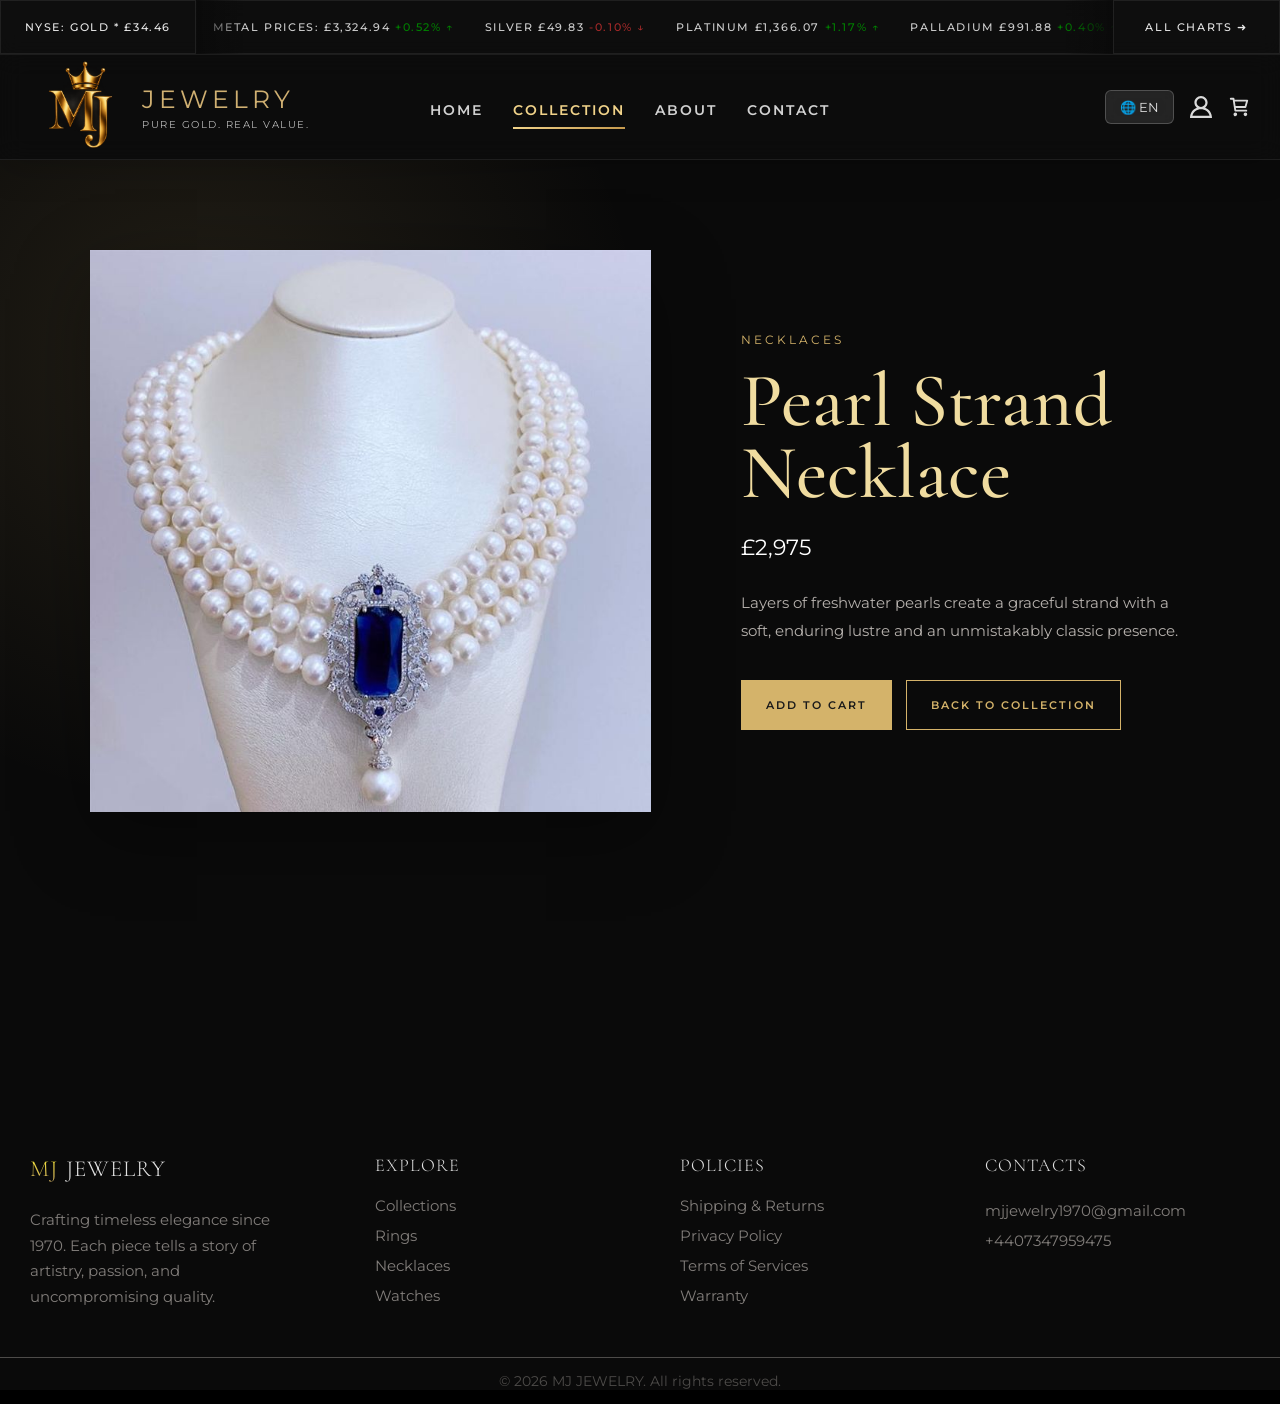
<file: product-pearl-strand-necklace.html>
<!DOCTYPE html>
<html lang="en"><head><meta charset="UTF-8"><meta name="viewport" content="width=device-width, initial-scale=1.0"><title>Pearl Strand Necklace | MJ Jewelry</title><link rel="stylesheet" href="styles/body.css"><link rel="stylesheet" href="styles/header.css"><link rel="stylesheet" href="styles/main.css"><link rel="stylesheet" href="styles/product-detail.css"><link rel="stylesheet" href="styles/footer.css"><link rel="preconnect" href="https://fonts.googleapis.com"><link rel="preconnect" href="https://fonts.gstatic.com" crossorigin><link href="https://fonts.googleapis.com/css2?family=Playfair+Display:wght@400;500;700&family=Cormorant+Garamond:wght@300;400;500;600;700&family=Montserrat:wght@300;400;500;600;700&display=swap" rel="stylesheet"></head>
<body><header><nav><div class="mineral-value"><div class="gold-value"><h4>NYSE: GOLD * £34.46</h4></div><div class="ticker"><div class="metal-prices"><h4>METAL PRICES: £3,324.94 <span style="color: green;">+0.52% &uarr;</span></h4><h4>SILVER £49.83 <span style="color: brown;">-0.10% &darr;</span></h4><h4>PLATINUM £1,366.07 <span style="color:green">+1.17% &uarr;</span></h4><h4>PALLADIUM £991.88 <span style="color: green;">+0.40% &uarr;</span></h4></div></div><div class="all-charts"><a href="https://live.euronext.com/en" target="_blank" rel="noopener noreferrer"><h4>ALL CHARTS &#10140;</h4></a></div></div><div class="second-navbar"><div class="logo-section"><div><img src="images/icons/IMG_8693.PNG" width="70px"></div><div><h2>JEWELRY</h2><p>PURE GOLD. REAL VALUE.</p></div></div><ul class="nav-menu"><li><a href="index.html" class="nav-link">Home</a></li><li><a href="collection.html" class="nav-link active">Collection</a></li><li><a href="about.html" class="nav-link">About</a></li><li><a href="contact.html" class="nav-link">Contact</a></li></ul><div class="cart-lang"><div class="lang-selector"><a href="#" class="lang-btn" aria-label="Select language">🌐 EN</a><ul class="lang-list"><li>English</li><li>Español</li><li>Français</li><li>Deutsch</li><li>Italiano</li><li>Português</li><li>中文</li><li>日本語</li><li>العربية</li><li>Русский</li></ul></div><a class="icon-link" href="login.html" aria-label="View profile" data-tooltip="View profile"><img src="images/icons/profile-1336-svgrepo-com.svg" alt=""></a><a class="icon-link" href="cart.html" aria-label="View cart" data-tooltip="View cart"><img src="images/icons/cart-shopping-svgrepo-com.svg" alt=""></a></div></div></nav></header>
<main class="product-detail-page"><section class="product-detail"><img class="product-detail-image" src="images/collection-products/6-7 mm Multi Strand Freshwater Pearl Necklace and Bracelet Set _ 3 Strand Pearl Necklace with Pendant Jewelry Set.jfif" alt="Pearl Strand Necklace"><div class="product-detail-copy"><p class="product-detail-category">NECKLACES</p><h1>Pearl Strand Necklace</h1><p class="product-detail-price">£2,975</p><p class="product-detail-description">Layers of freshwater pearls create a graceful strand with a soft, enduring lustre and an unmistakably classic presence.</p><div class="product-detail-actions"><a class="product-detail-button" href="cart.html">Add to cart</a><a class="product-detail-back" href="collection.html">Back to collection</a></div></div></section></main>
<footer><div class="footer-section"><div class="first-section"><h3><span>MJ</span> JEWELRY</h3><p>Crafting timeless elegance since 1970. Each piece tells a story of artistry, passion, and uncompromising quality.</p></div><div><h5>EXPLORE</h5><ul><li><a href="collection.html">Collections</a></li><li><a href="collection.html#rings">Rings</a></li><li><a href="collection.html#necklaces">Necklaces</a></li><li><a href="collection.html#watches">Watches</a></li></ul></div><div><h5>POLICIES</h5><ul><li><a href="contact.html#shipping">Shipping &amp; Returns</a></li><li><a href="contact.html#privacy">Privacy Policy</a></li><li><a href="contact.html#terms">Terms of Services</a></li><li><a href="contact.html#warranty">Warranty</a></li></ul></div><div class="footer-contact"><h5>CONTACTS</h5><p><a href="mailto:mjjewelry1970@gmail.com">mjjewelry1970@gmail.com</a></p><p>+4407347959475</p></div></div><div class="second-section"><p>© 2026 MJ JEWELRY. All rights reserved.</p></div></footer></body></html>
</file>
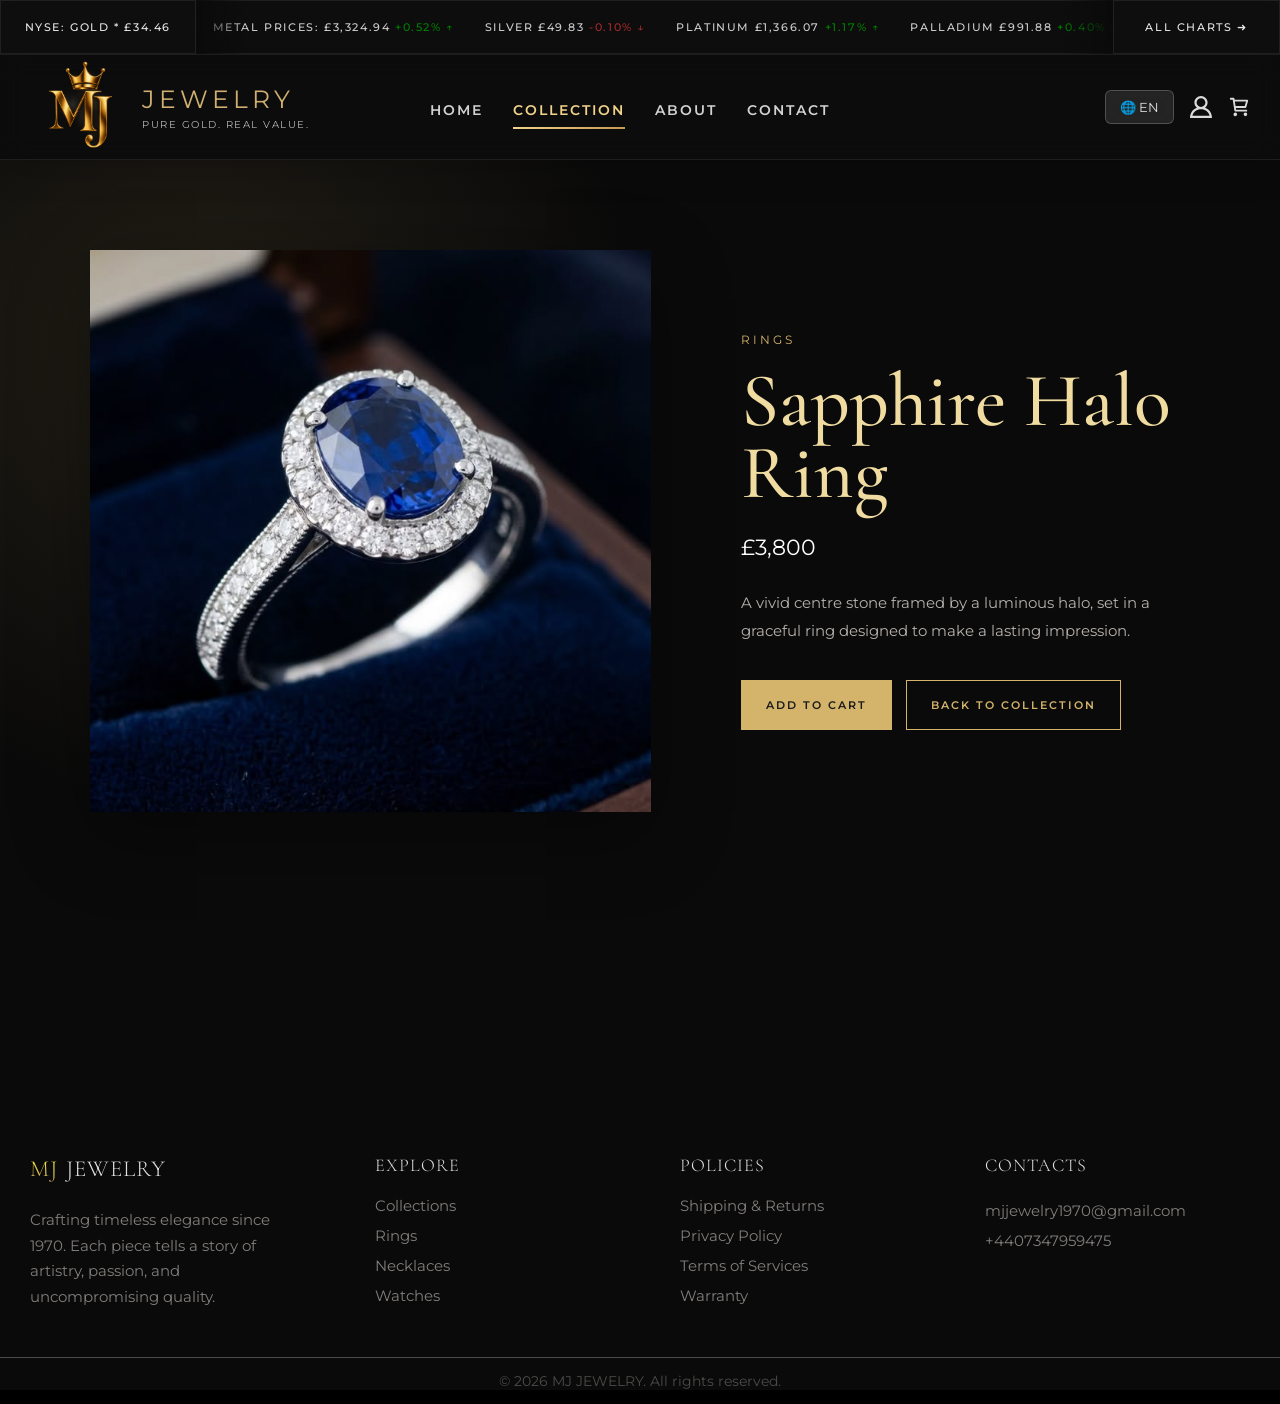
<file: product-sapphire-halo-ring.html>
<!DOCTYPE html>
<html lang="en"><head><meta charset="UTF-8"><meta name="viewport" content="width=device-width, initial-scale=1.0"><title>Sapphire Halo Ring | MJ Jewelry</title><link rel="stylesheet" href="styles/body.css"><link rel="stylesheet" href="styles/header.css"><link rel="stylesheet" href="styles/main.css"><link rel="stylesheet" href="styles/product-detail.css"><link rel="stylesheet" href="styles/footer.css"><link rel="preconnect" href="https://fonts.googleapis.com"><link rel="preconnect" href="https://fonts.gstatic.com" crossorigin><link href="https://fonts.googleapis.com/css2?family=Playfair+Display:wght@400;500;700&family=Cormorant+Garamond:wght@300;400;500;600;700&family=Montserrat:wght@300;400;500;600;700&display=swap" rel="stylesheet"></head>
<body><header><nav><div class="mineral-value"><div class="gold-value"><h4>NYSE: GOLD * £34.46</h4></div><div class="ticker"><div class="metal-prices"><h4>METAL PRICES: £3,324.94 <span style="color: green;">+0.52% &uarr;</span></h4><h4>SILVER £49.83 <span style="color: brown;">-0.10% &darr;</span></h4><h4>PLATINUM £1,366.07 <span style="color:green">+1.17% &uarr;</span></h4><h4>PALLADIUM £991.88 <span style="color: green;">+0.40% &uarr;</span></h4></div></div><div class="all-charts"><a href="https://live.euronext.com/en" target="_blank" rel="noopener noreferrer"><h4>ALL CHARTS &#10140;</h4></a></div></div><div class="second-navbar"><div class="logo-section"><div><img src="images/icons/IMG_8693.PNG" width="70px"></div><div><h2>JEWELRY</h2><p>PURE GOLD. REAL VALUE.</p></div></div><ul class="nav-menu"><li><a href="index.html" class="nav-link">Home</a></li><li><a href="collection.html" class="nav-link active">Collection</a></li><li><a href="about.html" class="nav-link">About</a></li><li><a href="contact.html" class="nav-link">Contact</a></li></ul><div class="cart-lang"><div class="lang-selector"><a href="#" class="lang-btn" aria-label="Select language">🌐 EN</a><ul class="lang-list"><li>English</li><li>Español</li><li>Français</li><li>Deutsch</li><li>Italiano</li><li>Português</li><li>中文</li><li>日本語</li><li>العربية</li><li>Русский</li></ul></div><a class="icon-link" href="login.html" aria-label="View profile" data-tooltip="View profile"><img src="images/icons/profile-1336-svgrepo-com.svg" alt=""></a><a class="icon-link" href="cart.html" aria-label="View cart" data-tooltip="View cart"><img src="images/icons/cart-shopping-svgrepo-com.svg" alt=""></a></div></div></nav></header>
<main class="product-detail-page"><section class="product-detail"><img class="product-detail-image" src="images/collection-products/Gold & Diamond Rings design for Women.jfif" alt="Sapphire Halo Ring"><div class="product-detail-copy"><p class="product-detail-category">RINGS</p><h1>Sapphire Halo Ring</h1><p class="product-detail-price">£3,800</p><p class="product-detail-description">A vivid centre stone framed by a luminous halo, set in a graceful ring designed to make a lasting impression.</p><div class="product-detail-actions"><a class="product-detail-button" href="cart.html">Add to cart</a><a class="product-detail-back" href="collection.html">Back to collection</a></div></div></section></main>
<footer><div class="footer-section"><div class="first-section"><h3><span>MJ</span> JEWELRY</h3><p>Crafting timeless elegance since 1970. Each piece tells a story of artistry, passion, and uncompromising quality.</p></div><div><h5>EXPLORE</h5><ul><li><a href="collection.html">Collections</a></li><li><a href="collection.html#rings">Rings</a></li><li><a href="collection.html#necklaces">Necklaces</a></li><li><a href="collection.html#watches">Watches</a></li></ul></div><div><h5>POLICIES</h5><ul><li><a href="contact.html#shipping">Shipping &amp; Returns</a></li><li><a href="contact.html#privacy">Privacy Policy</a></li><li><a href="contact.html#terms">Terms of Services</a></li><li><a href="contact.html#warranty">Warranty</a></li></ul></div><div class="footer-contact"><h5>CONTACTS</h5><p><a href="mailto:mjjewelry1970@gmail.com">mjjewelry1970@gmail.com</a></p><p>+4407347959475</p></div></div><div class="second-section"><p>© 2026 MJ JEWELRY. All rights reserved.</p></div></footer></body></html>
</file>
<file: styles/body.css>
html {
  background-color: black;
}

body {
  background-color: black;
  color: #fff;
  margin: 0;
  padding: 0;
  font-family: "Playfair Display", serif;
}

a {
  text-decoration: none;
}
</file>
<file: styles/header.css>
header {
  position: sticky;
  top: 0;
  z-index: 1000;
}

nav {
  position: sticky;
  top: 0;
  left: 0;
  width: 100%;
  z-index: 1000;
}

.mineral-value {
  position: sticky;
  top: 0;
  display: flex;
  justify-content: space-between;
  align-items: center;
  z-index: 1001;
  background: rgba(10, 10, 10, 0.52);
  backdrop-filter: blur(10px);
  -webkit-backdrop-filter: blur(10px);
  border-bottom: 1px solid rgba(255, 255, 255, 0.08);
  min-height: 52px;
}

.gold-value,
.all-charts {
  display: flex;
  align-items: center;
  justify-content: center;
  min-height: 52px;
  padding: 0 18px;
  border: 1px solid rgba(255, 255, 255, 0.08);
  background: rgba(255, 255, 255, 0.02);
}
.all-charts{
  cursor: pointer;
}
.gold-value h4,
.all-charts h4,
.metal-prices h4 {
  margin: 0;
  font-family: "Montserrat", sans-serif;
  font-size: 11px;
  letter-spacing: 1.6px;
  text-transform: uppercase;
  color: rgba(255, 255, 255, 0.9);
  font-weight: 500;
}

.gold-value {
  width: 220px;
}

.ticker {
  overflow: hidden;
  width: 100%;
  background: transparent;
  position: relative;
}

.ticker::before,
.ticker::after {
  content: "";
  position: absolute;
  top: 0;
  width: 50px;
  height: 100%;
  z-index: 2;
}

.ticker::before {
  left: 0;
  background: linear-gradient(90deg, rgba(10,10,10,0.9), transparent);
}

.ticker::after {
  right: 0;
  background: linear-gradient(270deg, rgba(10,10,10,0.9), transparent);
}

.metal-prices {
  display: flex;
  align-items: center;
  gap: 30px;
  width: max-content;
  min-height: 52px;
  padding: 0 16px;
  border: 1px solid rgba(255, 255, 255, 0.08);
  background: rgba(255, 255, 255, 0.015);
  animation: scroll 20s linear infinite;
}

.metal-prices h4 {
  white-space: nowrap;
  color: rgba(255, 255, 255, 0.8);
}


  @keyframes scroll {
    from { transform: translateX(0); }
    to { transform: translateX(-50%); }
  }

  @media (max-width: 600px) {
  /* ↑ only apply these rules when the screen is 600px wide or smaller */

  .metal-prices h4 {
    /* ↑ target every h4 inside .metal-prices */

    font-size: 12px;
    /* ↑ make the price text smaller so it fits on a phone screen */
  }

  .metal-prices {
    /* ↑ target the moving strip itself */

    gap: 15px;
    /* ↑ reduce space between prices (was 30px) so more fit on screen */

    animation-duration: 12s;
    /* ↑ override the 20s speed — faster scroll so it doesn't feel stuck */
  }
}


.all-charts {
  width: 180px;
  border: 1px solid rgba(255, 255, 255, 0.08);
  background: rgba(255, 255, 255, 0.02);
  
}

.all-charts a{
  display: flex;
  align-items: center;
  justify-content: center;
  min-height: 52px;
  color: rgba(255, 255, 255, 0.9);
  text-decoration: none;
  transition: color 0.25s ease, background-color 0.25s ease, border-color 0.25s ease, transform 0.25s ease;
}

.all-charts a:hover,
.all-charts a:focus-visible {
  color: #f1d38a;
  background: rgba(212, 179, 106, 0.12);
  border-color: rgba(212, 179, 106, 0.55);
  transform: translateY(-1px);
}

.all-charts a:active {
  color: #fff;
  background: rgba(212, 179, 106, 0.22);
  transform: translateY(1px);
}



.second-navbar {
  position: sticky;
  top: 0;
  display: flex;
  justify-content: space-between;
  align-items: center;
  background: rgba(14, 14, 14, 0.7);
  backdrop-filter: blur(12px);
  -webkit-backdrop-filter: blur(12px);
  border-bottom: 1px solid rgba(255, 255, 255, 0.08);
  box-shadow: 0 12px 30px rgba(0, 0, 0, 0.15);
  z-index: 1000;
  left: 0;
  width: 100%;
  padding: 0 30px;
  box-sizing: border-box;
}

.logo-section{
  display: flex;
  align-items: center;
  width: 300px;
  gap: 12px;
}

.logo-section img{
  width: 100px;
  height: 100px;
  object-fit: cover;
}
.logo-section h2{
  font-size: 25px;
  margin: 0;
  color: #d0b072;
  font-family: "montserrat", sans-serif;
  letter-spacing: 4px;
  font-weight: 400;
}
.logo-section p{
  font-size: 10px;
  margin: 4px 0 0 0;
  font-family: "Montserrat", sans-serif;
  letter-spacing: 1.5px;
  color: rgba(255,255,255,0.7);
}

.nav-menu {
  display: flex;
  flex-direction: row;
  flex-wrap: nowrap;
  list-style: none;
  gap: 30px;
  justify-content: center;
  align-items: center;
  flex: 1;
  margin: 0;
  padding: 0;
  font-size: 14px;
  font-weight: 600;
  font-family: "Montserrat", sans-serif;
}

.nav-menu li {
  display: flex;
  align-items: center;
  justify-content: center;
}

.nav-link {
  position: relative;
  display: inline-flex;
  align-items: center;
  justify-content: center;
  text-decoration: none;
  color: rgba(255, 255, 255, 0.82);
  text-transform: uppercase;
  letter-spacing: 2px;
  padding: 28px 0 22px;
  transition: color 0.25s ease;
  white-space: nowrap;
}

.nav-link::after {
  content: "";
  position: absolute;
  left: 0;
  bottom: 12px;
  width: 0;
  height: 2px;
  background: linear-gradient(90deg, #f1d38a 0%, #c69a4e 100%);
  transition: width 0.25s ease;
}

.nav-link:hover,
.nav-link:focus-visible,
.nav-link.active {
  color: #f1d38a;
}

.nav-link:hover::after,
.nav-link:focus-visible::after,
.nav-link.active::after {
  width: 100%;
}

.cart-lang{
  display: flex;
  align-items: center;
  justify-content: flex-end;
  gap: 16px;
  width: 300px;
  margin-left: 20px;
}

.cart-lang > div {
  display: flex;
  align-items: center;
  justify-content: center;
}

.icon-link {
  position: relative;
  display: inline-flex;
  align-items: center;
  justify-content: center;
  color: inherit;
  text-decoration: none;
}

.icon-link::after {
  content: attr(data-tooltip);
  position: absolute;
  top: calc(100% + 10px);
  left: 50%;
  padding: 6px 9px;
  border: 1px solid rgba(255, 255, 255, 0.15);
  border-radius: 5px;
  background: rgba(20, 20, 20, 0.95);
  color: #e0e0e0;
  font-family: "Montserrat", sans-serif;
  font-size: 11px;
  font-weight: 500;
  letter-spacing: 0.3px;
  white-space: nowrap;
  pointer-events: none;
  opacity: 0;
  transform: translate(-50%, -4px);
  transition: opacity 0.2s ease, transform 0.2s ease;
  z-index: 1002;
}

.icon-link:hover::after,
.icon-link:focus-visible::after {
  opacity: 1;
  transform: translate(-50%, 0);
}

.icon-link.active {
  border: 1px solid rgba(212, 179, 106, 0.75);
  border-radius: 6px;
  background: rgba(212, 179, 106, 0.14);
  box-shadow: 0 0 0 3px rgba(212, 179, 106, 0.08);
}

.cart-lang img {
  width: 22px;
  height: 22px;
  filter: brightness(0) invert(1);
  opacity: 0.85;
  transition: opacity 0.2s ease, transform 0.2s ease;
}

.cart-lang .flag {
  filter: none;
}

.cart-lang img:hover {
  opacity: 1;
  transform: translateY(-1px);
}

.icon-link.active img {
  filter: brightness(0) saturate(100%) invert(76%) sepia(25%) saturate(700%) hue-rotate(4deg) brightness(93%);
  opacity: 1;
}

.lang-selector {
  position: relative;
  display: inline-block;
}

.lang-btn {
  background: rgba(255, 255, 255, 0.1);
  border: 1px solid rgba(255, 255, 255, 0.2);
  color: #e0e0e0;
  padding: 8px 14px;
  border-radius: 6px;
  cursor: pointer;
  font-family: "Montserrat", sans-serif;
  font-size: 13px;
  text-decoration: none;
  display: inline-flex;
  align-items: center;
  justify-content: center;
  backdrop-filter: blur(6px);
  -webkit-backdrop-filter: blur(6px);
  transition: all 0.2s ease;
}

.lang-btn:hover,
.lang-btn:focus-visible {
  background: rgba(255, 255, 255, 0.2);
  transform: translateY(-1px);
}

.lang-btn:active {
  transform: translateY(0);
  opacity: 0.88;
}

.lang-list {
  display: none; /* Hidden by default */
  position: absolute;
  top: 100%;
  right: 0;
  margin-top: 8px;
  list-style: none;
  padding: 8px 0;
  background: rgba(20, 20, 20, 0.95);
  backdrop-filter: blur(10px);
  -webkit-backdrop-filter: blur(10px);
  border: 1px solid rgba(255, 255, 255, 0.15);
  border-radius: 8px;
  min-width: 160px;
  z-index: 1000;
  max-height: 300px;   /* Stops it from getting too tall */
  overflow-y: auto;    /* Adds scroll if needed */
  scrollbar-width: thin;
  scrollbar-color: rgba(212, 179, 106, 0.65) transparent;
  box-shadow: 0 4px 20px rgba(0, 0, 0, 0.4);
}

.lang-list::-webkit-scrollbar {
  width: 5px;
}

.lang-list::-webkit-scrollbar-track {
  background: transparent;
}

.lang-list::-webkit-scrollbar-thumb {
  background: rgba(212, 179, 106, 0.55);
  border-radius: 999px;
  transition: background-color 0.25s ease, opacity 0.25s ease;
}

.lang-list::-webkit-scrollbar-thumb:hover {
  background: rgba(241, 211, 138, 0.95);
}

.lang-list li {
  padding: 10px 16px;
  color: #e0e0e0;
  font-family: "Montserrat", sans-serif;
  font-size: 13px;
  cursor: pointer;
  display: flex;
  align-items: center;
  gap: 10px; /* Space between flag and text */
  transition: background 0.2s ease;
}

.lang-list li:hover {
  background: rgba(212, 179, 106, 0.2); /* Your gold color */
  color: #d4b36a;
}

.flag {
  font-size: 16px;
}

/* Show menu on hover or when focused (keyboard friendly) */
.lang-selector:hover .lang-list,
.lang-selector:focus-within .lang-list {
  display: block;
}

@media (max-width: 900px) {
  .mineral-value .gold-value,
  .mineral-value .all-charts {
    display: none;
  }

  .second-navbar {
    flex-wrap: wrap;
    gap: 8px 16px;
    padding: 8px 18px;
  }

  .logo-section {
    width: auto;
    flex: 1 1 auto;
  }

  .logo-section img {
    width: 70px;
    height: 70px;
  }

  .cart-lang {
    width: auto;
    margin-left: 0;
  }

  .nav-menu {
    order: 3;
    flex: 1 0 100%;
    gap: 22px;
  }

  .nav-link {
    padding: 12px 0 10px;
  }
}

@media (max-width: 600px) {
  .second-navbar {
    padding: 6px 12px;
  }

  .logo-section {
    gap: 7px;
  }

  .logo-section img {
    width: 52px;
    height: 52px;
  }

  .logo-section h2 {
    font-size: 19px;
    letter-spacing: 2px;
  }

  .logo-section p {
    font-size: 8px;
    letter-spacing: 0.8px;
  }

  .nav-menu {
    gap: 12px;
    justify-content: space-between;
  }

  .nav-menu,
  .nav-link {
    font-size: 11px;
    letter-spacing: 1px;
  }

  .cart-lang {
    gap: 8px;
  }

  .lang-btn {
    padding: 7px 9px;
    font-size: 11px;
  }

  .cart-lang img {
    width: 19px;
    height: 19px;
  }
}
</file>
<file: styles/main.css>
.hero-section{
  width: 100%;
  margin-left: 0px;
  margin-top: 0px;
  min-height: 100vh;
   background-image: url('../images/background picture/IMG_8689.PNG');
    background-size: cover;
  

}

.hero-content{
  width: min(100%, 720px);
  padding-top: 100px;
  padding-left: 100px;

}

.subtitle{
display: flex;
align-items: center;
gap: 15px;
color: #c9a961;
font-size: 15px;
letter-spacing: 5px;
font-weight: 300;
font-family: "Montserrat", sans-serif;
}

.line{
  flex: 1;
  height: 1px;
  background-color: #c9a961;
  max-width: 50px;
}

.hero-section h1{
  font-size: 80px;
  background: linear-gradient(180deg, #f5e630 0%, #c9a961 100%);
  -webkit-background-clip: text;
  background-clip: text;
  color: transparent;
    font-family: "Cormorant Garamond", serif;
  word-spacing: 4px;
  margin-top: -8px;
  
}
 .hero-text{
  margin-top: -40px;
 
 }
.hero-section p{
  font-size: 14px;
  color: #fff;
  font-family: "Montserrat", sans-serif;
  margin-top: -15px;
  line-height: 1.7;
  color: #e0e0e0;
  word-spacing: 2px;
  letter-spacing: 1px;
  
}

.hero-section .shop-now{
  display: inline-flex;
  align-items: center;
  justify-content: center;
  margin-top: 20px;
  border-radius: 8px;
  padding: 14px 28px;
  letter-spacing: 2px;
  background-color: #d4b36a;
  color: #1a1a1a;
  border: none;
  cursor: pointer;
  font-family: "Montserrat", sans-serif;
  transition: transform 0.25s ease, background-color 0.25s ease, box-shadow 0.25s ease;
}

.hero-section .shop-now:hover,
.hero-section .shop-now:focus-visible {
  background-color: #f0dca0;
  transform: translateY(-2px);
  box-shadow: 0 8px 18px rgba(212, 179, 106, 0.28);
}

.hero-section .shop-now:active {
  background-color: #b58a35;
  transform: translateY(1px);
  box-shadow: none;

}

.collection-section,
.featured-pieces{
  display: flex;
  flex-direction: column;
  justify-content: center;
  align-items: center;
  padding-bottom: 30px;
  
 
}

.collection-section h4{
  font-family: "Montserrat", sans-serif;
  font-size: 14px;
  letter-spacing: 2px;
  text-transform: uppercase;
  color: #c9a961;
  font-weight: 500;
  margin-top: 50px;
}
.collection-section h3{
  font-family: "Playfair Display", serif;
  font-size: 30px;
  letter-spacing: 2px;
  color: #fff;
  font-weight: 500;
  margin-top: -10px;
}
.collection-grid{
  display: flex;
  flex-direction: row;
  flex-wrap: wrap;
  justify-content: center;
  gap: 20px;
  padding: 20px;
  border: 1px solid #c9a961;
}

.products{
  position: relative;
  overflow: hidden;
  border-radius: 8px;
  cursor: pointer;
  flex: 0 0 300px;
}

.products img{
  width: 100%;
  height: 450px;
  object-fit: cover;
  border-radius: 8px;
  display: block;
  transition: transform 0.3s ease;
}
.products:hover img{
  transform: scale(1.1);
}
.products p{
  position: absolute;
  top: 90%;
  left: 50%;
  transform: translate(-50%, -50%);
  color: #fff;
  font-size: 16px;
  font-family: "Montserrat", sans-serif;
  text-align: center;
  letter-spacing: 3px;
  font-weight: 500;

}

.featured-pieces{
background-color: #c9a961;
}

.product-card {
  cursor: pointer;
  width: 240px;
}

/* Image wrapper — anchor for badge + overlay */
.product-image {
  position: relative;
  overflow: hidden;      /* clips the sliding overlay */
  background: #f5f0e8;   /* soft cream behind the image */
}

.product-image img {
  width: 100%;
  display: block;
}

/* Discount badge */
.discount-badge {
  position: absolute;
  top: 20px;
  right: 20px;
  background: #4a1e1e;   /* dark red/brown */
  color: #fff;
  font-family: "Montserrat", sans-serif;
  font-size: 13px;
  padding: 6px 12px;
  letter-spacing: 1px;
}

/* The hidden "VIEW DETAILS" bar */
.view-details {
  position: absolute;
  bottom: 0;
  left: 0;
  width: 100%;
  padding: 16px 0;
  text-align: center;
  background: rgba(255, 255, 255, 0.85);  /* light frosted bar */
  backdrop-filter: blur(6px);
  color: #1a1a1a;
  font-family: "Montserrat", sans-serif;
  font-size: 12px;
  letter-spacing: 3px;
  font-weight: 500;

  /* Hidden below the image */
  transform: translateY(100%);
  transition: transform 0.35s ease;
}

/* On hover — slide up */
.product-card:hover .view-details {
  transform: translateY(0);
}

/* Text under the image */
.product-category {
  font-family: "Montserrat", sans-serif;
  font-size: 11px;
  letter-spacing: 2px;
  color: white;
  margin: 15px 0 4px;
}

.product-name {
  font-family: "Cormorant Garamond", serif;
  font-size: 22px;
  font-weight: 500;
  color: #1a1a1a;
  margin: 0;
}

.feature-grid{
  display: flex;
  flex-direction: row;
  flex-wrap: wrap;
  justify-content: center;
  gap: 20px;
  padding: 20px;
 
}

.featured-pieces h5{
  font-family: "Montserrat", sans-serif;
  font-size: 14px;
  letter-spacing: 2px;
  text-transform: uppercase;
  color: #1a1a1a;
  font-weight: 500;
  margin-top: 50px;
}
 
.featured-pieces-name{
  font-family: "Playfair Display", serif;
  font-size: 30px;
  letter-spacing: 2px;
  color: #1a1a1a;
  font-weight: 500;
  margin-top: -10px;
}

.price-container {
  display: flex;
  align-items: baseline;      /* keeps both prices on the same line */
  gap: 10px;                  /* space between the two prices */
  font-family: "Montserrat", sans-serif;
  font-size: 18px;
  margin-top: 8px;            /* space above the prices */
}

.current-price {
  color: #5a2222;             /* dark gray/black for the main price */
}

.old-price {
  color: white;                /* lighter gray for the old price */
}

.featured-pieces-button{
  padding: 16px 40px;
  letter-spacing: 3px;
  font-family: "Montserrat", sans-serif;
  margin-top: 40px;
  margin-bottom: 30px;
  background-color: black;
  color: whitesmoke;
  font-weight: 500;
  border: none;
  cursor: pointer;
  box-shadow: 0 6px 0 #a8874a;
  text-decoration: none;
  display: inline-flex;
  align-items: center;
  justify-content: center;
  transition: all 0.3s ease;

}

.featured-pieces-button:hover,
.featured-pieces-button:focus-visible{
  transform: scale(1.05);
}

.featured-pieces-button:active{
  transform: translateY(4px);
  box-shadow: 0 2px 0 #a8874a;
}

.about-section{
  width: 100%;
  margin-left: 0px;
  margin-top: 0px;
  min-height: 100vh;
   background-image: url('../images/background picture/IMG_8737.PNG');
    background-size: cover;
    display: flex;
    justify-content: flex-end;
    align-items: center;
    
  
}
.about-section p{
  width: min(90%, 720px);
  font-size: 14px;
  font-family: "Montserrat", sans-serif;
  word-spacing: 2px;
  margin-top: 0 ;
  color: #e0e0e0;
  line-height: 1.7;
  margin-bottom: 20px;
 
}

.about-section h2{
  font-family:"Cormorant Garamond", serif;
  margin: 10;
  margin-top: 0;
}

.about-section h5{
    font-family: "Montserrat", sans-serif;
    margin-top: 30px;
    color: #c9a961;

}
.about{
  display: flex;
  flex-direction: column;
  width: min(90%, 720px);
  border: 1px solid rgba(255, 255, 255, 0.2);
  margin-left: auto;
  margin-right: 30px;
  margin-bottom: 200px;
  margin-top: 200px;
  background: rgba(255, 255, 255, 0.1);
  backdrop-filter: blur(10px);
  -webkit-backdrop-filter: blur(10px);
  box-shadow: 0 4px 30px rgba(0, 0, 0, 0.1);
  border-radius: 10px;
  padding-left: 20px;
  
}

.owners-section{
  display: flex;
  justify-content: center;
  background-color: #c9a961;
}

.about-owners{
  display: flex;
  flex-direction: column;
  justify-content: center;
  width: min(100%, 1400px);
  align-items: center;
}

.owners-section p{
  width: min(90%, 720px);
}
.owners-section h5{
   font-family: "Montserrat", sans-serif;
  font-size: 14px;
  letter-spacing: 2px;
  text-transform: uppercase;
  color: #1a1a1a;
  font-weight: 500;
  margin-top: 50px;
}

.owners-section h3{
  font-family: "Playfair Display", serif;
  font-size: 30px;
  letter-spacing: 2px;
  color: #1a1a1a;
  font-weight: 500;
  margin-top: -10px;
}
.owners-container{
  display: flex;
 
}

.owners-picture{
  width: 200px;
  display: inline-block;
  border-radius: 150px;
  height: 200px;
  
}

.wife-picture{
   width: 200px;
  display: inline-block;
  border-radius: 150px;
  height: 200px;

}

.owners-section article{
  display: flex;
  flex-direction: column;
  justify-content: center;
  align-items: center;
  padding: 50px;
  padding-top: 0;
  margin-bottom: 50px;
}
.owners-section article p{
   font-family: "Montserrat", sans-serif;
  font-size: 16px;
  letter-spacing: 1px;
 text-align: center;
  color: #1a1a1a;
  font-weight: 500;
  margin-top: -18px;
  line-height: 1.7;
  
}

.owners-section article h3{
  font-family:"Cormorant Garamond", serif;
  font-size: 25px;
  letter-spacing: 1px;
  margin-top: 30px;
  text-align: center;

}

.owners-section article h6{
   font-family: "Montserrat", sans-serif;
  font-size: 14px;
  letter-spacing: 2px;
  text-transform: uppercase;
  color: #5a2222;
  font-weight: 500;
  margin-top: 0px;
  text-align: center;
  margin-top: -15px;
}

.subscribe-section{
 width: 100%;
  margin-left: 0px;
  margin-top: 0px;
  min-height: 100vh;
   background-image: url('../images/background picture/IMG_8736.PNG');
    background-size: cover;
   display: flex;
   justify-content: center;

}

.subscribe-info{
   display: flex;
   justify-content: center;
   align-items: center;
   text-align: center;
  flex-direction: column;
  width: min(100%, 720px);
  border: 1px solid rgba(255, 255, 255, 0.2);
  margin-right: 30px;
  margin-bottom: 200px;
  margin-top: 200px;
  background: rgba(255, 255, 255, 0.1);
  backdrop-filter: blur(10px);
  -webkit-backdrop-filter: blur(10px);
  box-shadow: 0 4px 30px rgba(0, 0, 0, 0.1);
  border-radius: 10px;
  padding: 50px;
}

.subscribe-info h5{
  font-family: "Montserrat", sans-serif;
  font-size: 14px;
  letter-spacing: 2px;
  text-transform: uppercase;
  color: #e0e0e0;
  font-weight: 500;
  margin-top: 15px;
  margin-bottom: 8px;
}

.subscribe-info h3{
  font-family:"Cormorant Garamond", serif;
  font-size: 45px;
  letter-spacing: 1px;
  word-spacing: -3px;
  margin-top: 0px;
  font-weight: 100;
 
}

.subscribe-info p{
 font-family: "Montserrat", sans-serif;
  font-size: 14px;
  letter-spacing: 2px;
  color: #e0e0e0;
  font-weight: 300;
  margin-top: -40px;
  line-height: 1.7;
  margin-bottom: 30px;
}

.susbcribe-button{
  padding: 18px 30px;
  letter-spacing: 2.4px;
  font-family: "Montserrat", sans-serif;
  margin-top: 40px;
  margin-bottom: 30px;
  background-color: rgb(42, 38, 34);
  color: whitesmoke;
  font-weight: 400;
  font-size: 12px;
  border: none;
  cursor: pointer;
  transition: all 0.3s ease;
}

.susbcribe-button:active{
   transform: translateY(4px);
  box-shadow: 0 2px 0 #a8874a;
  background-color: red;
}

.subscribe-section input{
  padding: 15px;
  width: 250px;
  margin-right: 8px;
  background: rgba(255, 255, 255, 0.1);
  border: 1px solid rgba(255, 255, 255, 0.25);
  font-size: 15px;
  font-family: "Montserrat", sans-serif;
  outline: none;
  color: #1a1a1a;
  transition: border-color 0.3s ease, box-shadow 0.3s ease;
  backdrop-filter: blur(6px);
  -webkit-backdrop-filter: blur(6px);

}
.subscribe-section input::placeholder{
  color: rgba(255, 255, 255, 0.5);
}
.subscribe-section input:focus{
  border-color: #d4b36a;
  box-shadow: 0 0 0 3px rgba(212, 179, 106, 0.25);
}

@keyframes fade-up {
  from {
    opacity: 0;
    transform: translateY(28px);
  }
  to {
    opacity: 1;
    transform: translateY(0);
  }
}

@keyframes fade-in {
  from {
    opacity: 0;
  }
  to {
    opacity: 1;
  }
}

.hero-content {
  animation: fade-up 1s ease both;
}

.collection-section,
.featured-pieces,
.about-section,
.owners-section,
.subscribe-section {
  animation: fade-up 0.9s ease both;
}

.collection-section {
  animation-delay: 0.15s;
}

.featured-pieces {
  animation-delay: 0.3s;
}

.about-section {
  animation-delay: 0.45s;
}

.owners-section {
  animation-delay: 0.6s;
}

.subscribe-section {
  animation-delay: 0.75s;
}

.products,
.product-card,
.owners-section article {
  animation: fade-up 0.7s ease both;
}

.products:nth-child(1),
.product-card:nth-child(1),
.owners-section article:nth-child(1) {
  animation-delay: 0.1s;
}

.products:nth-child(2),
.product-card:nth-child(2),
.owners-section article:nth-child(2) {
  animation-delay: 0.2s;
}

.products:nth-child(3),
.product-card:nth-child(3) {
  animation-delay: 0.3s;
}

.products:nth-child(4),
.product-card:nth-child(4) {
  animation-delay: 0.4s;
}

.product-card:nth-child(5) {
  animation-delay: 0.5s;
}

@media (prefers-reduced-motion: reduce) {
  *,
  *::before,
  *::after {
    animation-duration: 0.01ms !important;
    animation-iteration-count: 1 !important;
    scroll-behavior: auto !important;
  }
}

@media (max-width: 900px) {
  .hero-content {
    width: auto;
    padding: 90px 7vw 70px;
  }

  .hero-section h1 {
    font-size: clamp(52px, 10vw, 80px);
  }

  .collection-grid {
    width: min(calc(100% - 32px), 680px);
    box-sizing: border-box;
  }

  .products {
    flex: 1 1 220px;
    max-width: 300px;
  }

  .products img {
    height: 360px;
  }

  .about-section,
  .subscribe-section {
    min-height: auto;
    padding: 90px 16px;
    box-sizing: border-box;
  }

  .about,
  .subscribe-info {
    width: min(100%, 680px);
    box-sizing: border-box;
    margin: 0;
  }

  .about-section p,
  .owners-section p {
    width: auto;
  }

  .owners-container {
    flex-wrap: wrap;
    justify-content: center;
  }

  .owners-section article {
    max-width: 360px;
    box-sizing: border-box;
  }

}

@media (max-width: 600px) {
  .hero-content {
    padding: 70px 24px 55px;
  }

  .hero-section {
    min-height: auto;
  }

  .hero-section h1 {
    font-size: 52px;
  }

  .subtitle {
    gap: 8px;
    font-size: 11px;
    letter-spacing: 2px;
  }

  .hero-section p {
    font-size: 12px;
    letter-spacing: 0.5px;
  }

  .collection-section,
  .featured-pieces {
    padding-bottom: 20px;
  }

  .collection-section h4,
  .featured-pieces h5 {
    margin-top: 35px;
  }

  .collection-section h3,
  .featured-pieces-name {
    font-size: 25px;
  }

  .collection-grid,
  .feature-grid {
    width: 100%;
    padding: 12px;
    box-sizing: border-box;
    gap: 12px;
  }

  .products {
    flex: 1 1 calc(50% - 12px);
    max-width: none;
  }

  .products img {
    height: 240px;
  }

  .products p {
    font-size: 12px;
    letter-spacing: 1px;
  }

  .product-card {
    width: calc(50% - 12px);
  }

  .product-name {
    font-size: 19px;
  }

  .price-container {
    display: block;
    font-size: 15px;
  }

  .old-price {
    display: block;
  }

  .about-section,
  .subscribe-section {
    padding: 60px 16px;
  }

  .about,
  .subscribe-info {
    padding: 24px 18px;
  }

  .about-section p,
  .subscribe-info p {
    font-size: 12px;
    letter-spacing: 0.5px;
  }

  .subscribe-info h3 {
    font-size: 36px;
  }

  .subscribe-section input {
    width: 100%;
    box-sizing: border-box;
    margin: 0 0 10px;
  }

  .owners-section article {
    padding: 30px 18px;
  }

}
</file>
<file: styles/footer.css>
@keyframes fade-up {
	from {
		opacity: 0;
		transform: translateY(28px);
	}
	to {
		opacity: 1;
		transform: translateY(0);
	}
}

footer {
	animation: fade-up 0.9s ease both;
	animation-delay: 0.9s;
}

.footer-section {
	display: grid;
	grid-template-columns: repeat(4, 1fr);
	font-family: "Montserrat", sans-serif;
	line-height: 1.7;
	margin: 30px;
	color: #e0e0e0;
}

.first-section h3 {
	font-family: "Cormorant Garamond", serif;
	font-size: 23px;
	letter-spacing: 1px;
	word-spacing: 2px;
	font-weight: 100;
	margin-top: 0;
}

.first-section h3 span {
	background: linear-gradient(180deg, #f5e630 0%, #c9a961 100%);
	-webkit-background-clip: text;
	background-clip: text;
	color: transparent;
	font-family: "Cormorant Garamond", serif;
}

.first-section p {
	width: 270px;
	font-size: 15px;
	color: rgba(182, 177, 173, 0.692);
	margin-top: -5px;
}

.footer-section h5 {
	font-family: "Cormorant Garamond", serif;
	font-size: 18px;
	letter-spacing: 1px;
	word-spacing: 2px;
	font-weight: 100;
	margin-top: 0;
	margin-left: 40px;
}

.footer-section li {
	font-size: 15px;
	color: rgba(182, 177, 173, 0.692);
	margin-top: 0;
	line-height: 2;
	list-style: none;
}

.footer-section li a {
	color: inherit;
	text-decoration: none;
	transition: color 0.25s ease;
}

.footer-section li a:hover,
.footer-section li a:focus-visible {
	color: #d4b36a;
}

.footer-section ul {
	margin-top: -20px;
}

.second-section {
	border-top: 1px solid rgba(126, 122, 119, 0.582);
	text-align: center;
	font-family: "Montserrat", sans-serif;
	color: rgba(126, 122, 119, 0.582);
	font-size: 14px;
}

.footer-contact a {
	text-decoration: none;
	color: inherit;
}

.footer-contact p {
	font-size: 15px;
	color: rgba(182, 177, 173, 0.692);
	margin-top: -15px;
	line-height: 2;
	margin-left: 40px;
}

@media (max-width: 900px) {
	.footer-section {
		grid-template-columns: repeat(2, 1fr);
		gap: 30px 20px;
		margin: 30px 20px;
	}
}

@media (max-width: 600px) {
	.footer-section {
		grid-template-columns: 1fr;
		margin: 25px 18px;
	}

	.footer-section h5,
	.footer-contact p {
		margin-left: 0;
	}
}
</file>
<file: styles/about.css>
.about-section {
  /* The background image */
  background: url('../images/background picture/IMG_8769.PNG') center/cover no-repeat;
  padding: 120px 80px;
  min-height: 100vh; /* Or whatever height you need */
  display: flex;
  align-items: center; /* Vertically center the text */
  margin-top: -100px;
}

.about-content {
  max-width: 600px; /* Keeps the text on the left side */
  transform: translateY(-70px);
}

.about-eyebrow {
  color: #d4b36a;
  font-family: "Montserrat", sans-serif;
  font-size: 12px;
  letter-spacing: 3px;
  margin-bottom: 20px;
}

.about-section h1 {
  font-family: "Cormorant Garamond", serif;
  font-size: 56px;
  color: #e0e0e0;
  line-height: 1.1;
  margin-top: 0;
  margin-bottom: 25px;
}

.gold-text {
  color: #d4b36a;
}

.about-text {
  font-family: "Montserrat", sans-serif;
  font-size: 15px;
  line-height: 1.7;
  color: #ccc;
  margin-bottom: 40px;
}

.story-btn {
  background: #d4b36a;
  color: #1a1a1a;
  border: none;
  padding: 14px 28px;
  font-family: "Montserrat", sans-serif;
  font-size: 12px;
  letter-spacing: 2px;
  font-weight: 600;
  cursor: pointer;
  text-decoration: none;
  display: inline-flex;
  align-items: center;
  justify-content: center;
  transition: all 0.2s ease;
}

.story-btn:hover,
.story-btn:focus-visible {
  background: #e0c48a;
  transform: translateY(-1px);
}

.story-btn:active {
  transform: translateY(0);
  opacity: 0.9;
}

@media (max-width: 900px) {
  .about-section {
    padding: 100px 7vw;
  }

  .about-content {
    max-width: 560px;
    transform: translateY(-45px);
  }
}

@media (max-width: 600px) {
  .about-section {
    min-height: calc(100vh - 130px);
    padding: 70px 24px;
    box-sizing: border-box;
  }

  .about-content {
    transform: translateY(-25px);
  }

  .about-section h1 {
    font-size: clamp(40px, 12vw, 56px);
  }

  .about-text {
    font-size: 13px;
    line-height: 1.8;
    margin-bottom: 30px;
  }

  .story-btn {
    padding: 13px 22px;
  }
}



.brand-story-section {
  background: #0a0a0a;
  padding: 120px 60px;
  font-family: "Montserrat", sans-serif;
  color: #e0e0e0;
}

.brand-story-container {
  display: flex;
  gap: 60px;
  max-width: 1300px;
  margin: 0 auto;
  align-items: flex-start;
}

/* --- LEFT COLUMN --- */
.story-text {
  flex: 1.2;
}

.eyebrow {
  color: #d4b36a;
  font-size: 12px;
  letter-spacing: 3px;
  text-transform: uppercase;
  margin-bottom: 20px;
}

.story-text h2 {
  font-family: "Cormorant Garamond", serif;
  font-size: 42px;
  font-weight: 500;
  color: #e0e0e0;
  line-height: 1.2;
  margin: 0 0 25px 0;
}

.story-desc {
  font-size: 14px;
  color: #a0a0a0;
  line-height: 1.7;
  margin-bottom: 40px;
}

.signature {
  font-family: "Cormorant Garamond", serif;
  font-size: 32px;
  font-style: italic;
  color: #d4b36a;
  display: flex;
  align-items: center;
  gap: 20px;
}

.signature-line {
  width: 80px;
  height: 1px;
  background: #d4b36a;
}

/* --- MIDDLE COLUMN --- */
.story-image {
  flex: 1;
}

.story-image img {
  width: 100%;
  height: 480px;
  object-fit: cover;
  object-position: center;
  display: block;
}

@media (max-width: 900px) {
  .story-image img {
    height: 400px;
  }
}

@media (max-width: 600px) {
  .story-image img {
    height: 300px;
  }
}

/* --- RIGHT COLUMN --- */
.story-features {
  flex: 1;
  display: flex;
  flex-direction: column;
  gap: 45px;
}

.feature {
  display: flex;
  gap: 20px;
  align-items: flex-start;
}

.feature-icon {
  width: 32px;
  height: 32px;
  flex-shrink: 0;
}

.feature-icon svg {
  width: 100%;
  height: 100%;
}

.feature-text h4 {
  font-size: 13px;
  font-weight: 600;
  color: #e0e0e0;
  letter-spacing: 2px;
  margin: 0 0 8px 0;
  text-transform: uppercase;
}

.feature-text p {
  font-size: 13px;
  color: #a0a0a0;
  line-height: 1.6;
  margin: 0;
}




.collections-section {
  background: #d4b36a;   /* The gold background */
  padding: 100px 60px;
  font-family: "Montserrat", sans-serif;
}

.collections-container {
  display: flex;
  gap: 60px;
  max-width: 1300px;
  margin: 0 auto;
  align-items: center;
}

/* --- LEFT SIDE --- */
.collections-text {
  flex: 1;
}

.collections-text .eyebrow {
  color: #1a1a1a;      /* Dark text for contrast */
  font-size: 12px;
  letter-spacing: 3px;
  margin-bottom: 20px;
  font-weight: 600;
}

.collections-text h2 {
  font-family: "Cormorant Garamond", serif;
  font-size: 42px;
  color: #1a1a1a;
  line-height: 1.2;
  margin: 0 0 20px 0;
  font-weight: 500;
}

.collections-desc {
  color: #333;
  font-size: 14px;
  line-height: 1.7;
  margin-bottom: 35px;
}

.shop-btn {
  background: #1a1a1a;   /* Dark button */
  color: #d4b36a;        /* Gold text */
  border: none;
  padding: 14px 28px;
  font-family: "Montserrat", sans-serif;
  font-size: 12px;
  letter-spacing: 2px;
  font-weight: 600;
  cursor: pointer;
  transition: background 0.2s ease;
}

.shop-btn:hover {
  background: #333;
}

/* --- RIGHT SIDE (Cards) --- */
.collections-grid {
  display: flex;
  gap: 15px;
  flex: 1.5;
}

.collection-card {
  background: #111;      /* Keep cards dark so images pop */
  padding: 15px 10px;
  text-align: center;
  flex: 1;
  overflow: hidden;
}

.collection-card img {
  width: 100%;
  height: 120px;
  object-fit: contain;   /* Keeps the jewelry clear */
  margin-bottom: 20px;
  display: block;
  transform: scale(1);
  transform-origin: center;
  transition: transform 0.45s ease;
}

.collection-card:hover img {
  transform: scale(1.1);
}

.collection-card h4 {
  color: #e0e0e0;
  font-size: 11px;
  letter-spacing: 1.5px;
  font-weight: 500;
  line-height: 1.4;
  margin: 0 0 15px 0;
}

.card-line {
  width: 40px;
  height: 1px;
  background: #d4b36a;
  margin: 0 auto;
}


.commitment-section {
  /* Replace with your actual background image path */
  background: url('../images/background picture/IMG_8776.PNG') center/cover no-repeat;
  padding: 120px 60px;
  display: flex;
  justify-content: flex-end; /* Pushes the content to the right side */
  font-family: "Montserrat", sans-serif;
}

.commitment-content {
  max-width: 550px; /* Keeps text from stretching across the whole screen */
  width: 100%;
}

.commitment-content .eyebrow {
  color: #d4b36a;
  font-size: 12px;
  letter-spacing: 3px;
  text-transform: uppercase;
  margin-bottom: 20px;
  font-weight: 600;
}

.commitment-content h2 {
  font-family: "Cormorant Garamond", serif;
  font-size: 42px;
  font-weight: 500;
  color: #e0e0e0;
  margin: 0 0 20px 0;
  line-height: 1.2;
}

.commitment-desc {
  font-size: 14px;
  color: #a0a0a0;
  line-height: 1.7;
  margin-bottom: 60px;
}

/* --- Features Row --- */
.features-row {
  display: flex;
  justify-content: space-between;
  align-items: flex-start;
}

.feature-item {
  display: flex;
  flex-direction: column;
  align-items: center;
  text-align: center;
  flex: 1;
  padding: 0 10px;
}

/* The vertical divider lines */
.feature-item:not(:last-child) {
  border-right: 1px solid rgba(212, 179, 106, 0.3);
}

/* Icon placeholder styling */
.feature-item img {
  width: 26px;
  height: 26px;
  margin-bottom: 15px;
  /* If you need to adjust spacing for your specific icons, tweak the height/width */
}

.feature-item h4 {
  font-size: 11px;
  font-weight: 500;
  color: #e0e0e0;
  letter-spacing: 1.5px;
  line-height: 1.5;
  margin: 0;
}

@media (max-width: 900px) {
  .brand-story-container,
  .collections-container,
  .collections-grid,
  .owners-container,
  .features-row {
    flex-direction: column;
  }

  .brand-story-container,
  .collections-container {
    gap: 36px;
  }

  .collections-grid {
    width: 100%;
  }

  .collection-card {
    width: 100%;
  }

  .feature-item:not(:last-child) {
    border-right: 0;
    border-bottom: 1px solid rgba(212, 179, 106, 0.3);
    padding-bottom: 18px;
  }
}
</file>
<file: styles/cart.css>
.empty-cart-section {
  /* Light cream background matching your image */
  background-color: #faf9f6; 
  min-height: 70vh; /* Pushes footer down, but keeps content centered */
  display: flex;
  justify-content: center;
  align-items: center;
  padding: 80px 20px;
  font-family: "Montserrat", sans-serif;
  text-align: center;
}

.empty-cart-content {
  max-width: 500px;
  display: flex;
  flex-direction: column;
  align-items: center;
}

.empty-cart-icon {
  width: 80px;
  height: 80px;
  margin-bottom: 30px;
  opacity: 0.4; /* Keeps the icon looking light and subtle */
  object-fit: contain;
}

.empty-cart-content h1 {
  font-family: "Cormorant Garamond", serif;
  font-size: 48px;
  color: #1a1a1a;
  font-weight: 500;
  margin: 0 0 15px 0;
}

.empty-cart-content p {
  color: #888;
  font-size: 16px;
  line-height: 1.6;
  margin: 0 0 40px 0;
}

/* --- SHOP NOW BUTTON --- */
.shop-now-btn {
  display: inline-block;
  padding: 16px 45px;
  border: 1px solid #1a1a1a;
  background-color: transparent;
  color: #1a1a1a;
  text-decoration: none;
  font-size: 13px;
  letter-spacing: 3px;
  text-transform: uppercase;
  font-weight: 500;
  
  /* The properties you requested */
  cursor: pointer;
  transition: all 0.3s ease;
}

/* Hover state */
.shop-now-btn:hover {
  background-color: #1a1a1a;
  color: #faf9f6; /* Inverts the colors */
}

/* Active state (when clicked) */
.shop-now-btn:active {
  transform: scale(0.97); /* Slight press-down effect */
}
</file>
<file: styles/collection.css>
/* --- Page Setup --- */
.collections-page {
  background: #0a0a0a;
  padding: 100px 60px;
  font-family: "Montserrat", sans-serif;
  color: #e0e0e0;
}

.collections-header {
  text-align: center;
  margin-bottom: 60px;
}

.collections-header .eyebrow {
  color: #d4b36a;
  font-size: 12px;
  letter-spacing: 3px;
  text-transform: uppercase;
  margin-bottom: 15px;
  font-weight: 600;
}

.collections-header h1 {
  font-family: "Cormorant Garamond", serif;
  font-size: 56px;
  font-weight: 500;
  color: #e0e0e0;
  margin: 0;
}

/* --- Filter Bar --- */
.filter-bar {
  max-width: 1300px;
  margin: 0 auto 50px auto;
  display: flex;
  justify-content: space-between;
  align-items: center;
  flex-wrap: wrap;
  gap: 20px;
  border-bottom: 1px solid rgba(255, 255, 255, 0.1);
  padding-bottom: 30px;
}

.filter-buttons {
  display: flex;
  flex-wrap: wrap;
  gap: 10px;
}

.filter-btn {
  background: transparent;
  border: 1px solid rgba(255, 255, 255, 0.2);
  color: #a0a0a0;
  padding: 10px 20px;
  font-family: "Montserrat", sans-serif;
  font-size: 12px;
  letter-spacing: 1px;
  cursor: pointer;
  text-decoration: none;
  display: inline-flex;
  align-items: center;
  justify-content: center;
  transition: all 0.3s ease;
}

.filter-btn:hover,
.filter-btn:focus-visible {
  border-color: #d4b36a;
  color: #d4b36a;
  transform: translateY(-1px);
}

.filter-btn:active {
  transform: translateY(0);
  opacity: 0.9;
}

.filter-btn.active {
  background: #1a1a1a;
  color: #e0e0e0;
  border-color: #1a1a1a;
}

.filter-dropdowns {
  display: flex;
  align-items: center;
  gap: 15px;
  font-size: 14px;
  color: #a0a0a0;
}

.filter-dropdowns input,
.filter-dropdowns select {
  background: rgba(255, 255, 255, 0.05);
  border: 1px solid rgba(255, 255, 255, 0.2);
  color: #e0e0e0;
  padding: 10px;
  border-radius: 4px;
  font-family: "Montserrat", sans-serif;
  font-size: 13px;
  outline: none;
}

.filter-dropdowns input {
  width: 100px;
}

/* --- 3x3 Product Grid --- */
.product-grid {
  display: grid;
  grid-template-columns: repeat(3, 1fr);
  gap: 40px;
  max-width: 1300px;
  margin: 0 auto;
}

/* --- Product Card --- */
.product-card {
  display: flex;
  flex-direction: column;
  cursor: pointer;
}

.product-image-wrapper {
  position: relative;
  overflow: hidden; /* Clips the zoom effect */
  background: #f5f0e8; /* Soft cream background for product photos */
  aspect-ratio: 1 / 1; /* Keeps images perfectly square */
  margin-bottom: 20px;
}

.product-image-wrapper img {
  width: 100%;
  height: 100%;
  object-fit: cover;
  display: block;
  transition: transform 0.5s ease; /* Smooth zoom animation */
}

/* Hover Zoom Animation */
.product-card:hover .product-image-wrapper img,
.product-card:focus-within .product-image-wrapper img {
  transform: scale(1.08); /* Enlarges by 8% */
}

.view-item-btn {
  position: absolute;
  left: 50%;
  bottom: 20px;
  transform: translate(-50%, 90px);
  opacity: 0;
  border: 1px solid rgba(26, 26, 26, 0.7);
  background: rgba(255, 255, 255, 0.82);
  color: #1a1a1a;
  padding: 12px 22px;
  font-family: "Montserrat", sans-serif;
  font-size: 11px;
  font-weight: 600;
  letter-spacing: 2px;
  text-transform: uppercase;
  cursor: pointer;
  text-decoration: none;
  display: inline-flex;
  align-items: center;
  justify-content: center;
  transition: transform 0.35s ease, opacity 0.35s ease, box-shadow 0.35s ease, background 0.35s ease;
  backdrop-filter: blur(4px);
  box-shadow: 0 10px 25px rgba(0, 0, 0, 0.15);
}

.product-card:hover .view-item-btn,
.product-card:focus-within .view-item-btn,
.view-item-btn:hover,
.view-item-btn:focus-visible,
.view-item-btn:active {
  opacity: 1;
  transform: translate(-50%, 0);
  background: rgba(255, 255, 255, 0.95);
  box-shadow: 0 14px 30px rgba(0, 0, 0, 0.2);
}

.view-item-btn:active {
  transform: translate(-50%, 2px);
  opacity: 1;
}

/* Discount Badge */
.discount-badge {
  position: absolute;
  top: 20px;
  left: 20px;
  background: #c9a961; /* Gold/brown badge */
  color: #1a1a1a;
  font-size: 12px;
  font-weight: 600;
  padding: 6px 12px;
  letter-spacing: 1px;
}

/* Text Details */
.product-category {
  font-size: 11px;
  color: #888;
  letter-spacing: 2px;
  text-transform: uppercase;
  margin: 0 0 8px 0;
}

.product-title {
  font-family: "Cormorant Garamond", serif;
  font-size: 24px;
  font-weight: 500;
  color: #e0e0e0;
  margin: 0 0 10px 0;
}

.price-container {
  display: flex;
  align-items: baseline;
  gap: 12px;
}

.current-price {
  font-size: 16px;
  font-weight: 600;
  color: #d4b36a; /* Gold for current price */
}

.old-price {
  font-size: 14px;
  color: #666;
}

/* --- Responsive Adjustments --- */
@media (max-width: 1024px) {
  .product-grid {
    grid-template-columns: repeat(2, 1fr);
  }
}

@media (max-width: 768px) {
  .collections-page {
    padding: 60px 20px;
  }
  
  .filter-bar {
    flex-direction: column;
    align-items: flex-start;
  }

  .product-grid {
    grid-template-columns: 1fr;
  }
}
</file>
<file: styles/contact.css>
.footer-anchor {
  display: block;
  position: relative;
  top: -100px;
  visibility: hidden;
}

.contact-section {
  /* Replace with the actual path to your background image */
  background: url('../images/background picture/IMG_8736.PNG') center/cover no-repeat;
  padding: 120px 60px;
  font-family: "Montserrat", sans-serif;
  display: flex;
  justify-content: center;
}

.contact-container {
  display: flex;
  gap: 60px;
  max-width: 1300px;
  width: 100%;
  align-items: flex-start;
}

/* --- LEFT COLUMN --- */
.contact-info {
  flex: 1;
  padding-top: 40px; /* Aligns nicely with the form card */
  margin-top: -100px;
}

.contact-info .eyebrow {
  color: #d4b36a;
  font-size: 12px;
  letter-spacing: 3px;
  text-transform: uppercase;
  margin-bottom: 20px;
  font-weight: 600;
}

.contact-info h2 {
  font-family: "Cormorant Garamond", serif;
  font-size: 52px;
  font-weight: 500;
  color: #e0e0e0;
  line-height: 1.1;
  margin: 0 0 25px 0;
}

.gold-text {
  color: #d4b36a;
}

.contact-desc {
  font-size: 15px;
  color: #a0a0a0;
  line-height: 1.7;
  margin-bottom: 50px;
  max-width: 450px;
}

/* Contact Details List */
.contact-details {
  display: flex;
  flex-direction: column;
  gap: 25px;
}

.contact-item {
  display: flex;
  align-items: flex-start;
  gap: 20px;
}

.contact-item a{
  text-decoration: none;
   color: #a0a0a0;
}


.contact-item img {
  width: 24px;
  height: 24px;
  opacity: 0.8;
  /* Add margin-top if you need to nudge your specific icons down slightly */
  /* margin-top: 2px; */
}

.info-text h4 {
  color: #d4b36a;
  font-size: 11px;
  letter-spacing: 2px;
  margin: 0 0 5px 0;
  font-weight: 600;
  text-transform: uppercase;
}

.info-text p {
  color: #e0e0e0;
  font-size: 14px;
  margin: 0;
}

/* --- RIGHT COLUMN (Form Card) --- */
.contact-form-container {
  flex: 1;
}

.form-card {
  /* Glassmorphism effect */
  background: rgba(15, 15, 15, 0.75);
  backdrop-filter: blur(12px);
  -webkit-backdrop-filter: blur(12px);
  border: 1px solid rgba(212, 179, 106, 0.4); /* Gold border */
  border-radius: 12px;
  padding: 40px;
  box-shadow: 0 10px 40px rgba(0, 0, 0, 0.5);
}

.form-header {
  color: #d4b36a;
  font-size: 12px;
  letter-spacing: 3px;
  font-weight: 600;
  display: flex;
  align-items: center;
  gap: 15px;
  margin-bottom: 30px;
}

.header-line {
  flex: 1;
  height: 1px;
  background: rgba(212, 179, 106, 0.4);
  max-width: 60px;
}

/* Form Inputs */
.form-card form {
  display: flex;
  flex-direction: column;
  gap: 18px;
}

.form-card input,
.form-card textarea {
  width: 100%;
  background: rgba(0, 0, 0, 0.4);
  border: 1px solid rgba(255, 255, 255, 0.15);
  border-radius: 6px;
  padding: 16px;
  color: #fff;
  font-family: "Montserrat", sans-serif;
  font-size: 13px;
  outline: none;
  transition: border-color 0.3s ease;
  box-sizing: border-box;
}

.form-card input::placeholder,
.form-card textarea::placeholder {
  color: #888;
}

.form-card input:focus,
.form-card textarea:focus {
  border-color: #d4b36a;
}

.form-card textarea {
  resize: vertical; /* Prevents user from breaking layout horizontally */
  min-height: 120px;
}

/* Submit Button */
.send-btn {
  background: #d4b36a;
  color: #1a1a1a;
  border: none;
  padding: 16px;
  border-radius: 6px;
  font-family: "Montserrat", sans-serif;
  font-size: 13px;
  letter-spacing: 2px;
  font-weight: 600;
  cursor: pointer;
  margin-top: 10px;
  display: flex;
  justify-content: center;
  align-items: center;
  gap: 10px;
  transition: background 0.2s ease;
}

.send-btn:hover {
  background: #e0c48a;
}

@media (max-width: 900px) {
  .contact-section {
    padding: 100px 7vw;
  }

  .contact-container {
    gap: 40px;
  }

  .contact-info {
    margin-top: 0;
  }

  .contact-info h2 {
    font-size: 44px;
  }
}

@media (max-width: 600px) {
  .contact-section {
    padding: 70px 20px;
  }

  .contact-container {
    flex-direction: column;
    gap: 45px;
  }

  .contact-info,
  .contact-form-container {
    width: 100%;
  }

  .contact-info {
    padding-top: 0;
  }

  .contact-info h2 {
    font-size: clamp(38px, 11vw, 52px);
  }

  .contact-desc {
    font-size: 13px;
    margin-bottom: 35px;
  }

  .form-card {
    padding: 24px 18px;
  }
}
</file>
<file: styles/auth.css>
.auth-section {
  background: linear-gradient(rgba(10, 10, 10, 0.7), rgba(10, 10, 10, 0.82)), url('../images/background picture/IMG_8689.PNG') center/cover no-repeat;
  min-height: 100vh;
  display: flex;
  justify-content: center;
  align-items: center;
  padding: 100px 20px;
  position: relative;
  font-family: "Montserrat", sans-serif;
}

.auth-section::before {
  content: "";
  position: absolute;
  inset: 0;
  background: radial-gradient(circle at top, rgba(212, 179, 106, 0.14), transparent 40%);
  z-index: 1;
}

.auth-card {
  position: relative;
  z-index: 2;
  width: 100%;
  max-width: 470px;
  background: rgba(18, 18, 18, 0.72);
  backdrop-filter: blur(18px);
  -webkit-backdrop-filter: blur(18px);
  border: 1px solid rgba(212, 179, 106, 0.24);
  border-radius: 22px;
  box-shadow: 0 24px 60px rgba(0, 0, 0, 0.45), inset 0 1px 0 rgba(255, 255, 255, 0.08);
  padding: 32px 28px 28px;
  color: #e0e0e0;
}

.auth-brand {
  display: flex;
  align-items: center;
  gap: 14px;
  margin-bottom: 28px;
  padding-bottom: 20px;
  border-bottom: 1px solid rgba(255, 255, 255, 0.08);
}

.brand-mark {
  width: 48px;
  height: 48px;
  display: grid;
  place-items: center;
  border-radius: 50%;
  background: linear-gradient(135deg, #f4dfb0, #c89d41 50%, #8b6b2d);
  color: #17120b;
  font-family: "Cormorant Garamond", serif;
  font-size: 24px;
  font-weight: 700;
  box-shadow: 0 8px 24px rgba(212, 179, 106, 0.35);
}

.brand-copy {
  display: flex;
  flex-direction: column;
  gap: 2px;
}

.brand-kicker {
  font-size: 10px;
  text-transform: uppercase;
  letter-spacing: 2px;
  color: #c5b48a;
}

.brand-copy strong {
  font-size: 20px;
  letter-spacing: 2px;
  color: #f4efe7;
  font-weight: 600;
}

.auth-tabs {
  display: flex;
  gap: 12px;
  margin-bottom: 26px;
  background: rgba(255, 255, 255, 0.03);
  border: 1px solid rgba(255, 255, 255, 0.06);
  border-radius: 12px;
  padding: 6px;
}

.tab-btn {
  flex: 1;
  background: transparent;
  border: none;
  color: #bdbdbd;
  font-family: "Montserrat", sans-serif;
  font-size: 13px;
  font-weight: 600;
  letter-spacing: 1.4px;
  padding: 12px 10px;
  border-radius: 10px;
  cursor: pointer;
  position: relative;
  transition: all 0.3s ease;
  text-transform: uppercase;
  text-decoration: none;
  display: inline-flex;
  align-items: center;
  justify-content: center;
}

.tab-btn:hover,
.tab-btn:focus-visible {
  color: #f5f1ea;
  transform: translateY(-1px);
}

.tab-btn:active {
  transform: translateY(0);
  opacity: 0.9;
}

.tab-btn.active {
  color: #1a1a1a;
  background: linear-gradient(135deg, #edd593, #d4b36a 52%, #b48f3e);
  box-shadow: 0 8px 18px rgba(212, 179, 106, 0.28);
}

.auth-forms {
  position: relative;
  min-height: 560px;
}

.auth-form {
  position: absolute;
  inset: 0;
  display: flex;
  flex-direction: column;
  gap: 18px;
  opacity: 1;
  transform: translateY(0);
  transition: opacity 0.35s ease, transform 0.35s ease, visibility 0.35s ease;
  visibility: visible;
}

.auth-form.hidden {
  opacity: 0;
  transform: translateY(12px);
  visibility: hidden;
  pointer-events: none;
}

.auth-form h2 {
  font-family: "Cormorant Garamond", serif;
  font-size: 34px;
  font-weight: 600;
  color: #f0e9df;
  margin: 0 0 4px 0;
}

.form-subtitle {
  font-size: 13px;
  color: #b5b5b5;
  margin: 0 0 6px 0;
}

.input-group {
  display: flex;
  flex-direction: column;
  gap: 7px;
}

.input-group label {
  font-size: 10px;
  text-transform: uppercase;
  letter-spacing: 1.5px;
  color: #d4b36a;
  font-weight: 700;
}

.input-group input {
  background: rgba(255, 255, 255, 0.04);
  border: 1px solid rgba(255, 255, 255, 0.12);
  border-radius: 12px;
  padding: 14px 16px;
  color: #fff;
  font-family: "Montserrat", sans-serif;
  font-size: 14px;
  outline: none;
  transition: all 0.3s ease;
  box-shadow: inset 0 1px 0 rgba(255,255,255,0.04);
}

.input-group input::placeholder {
  color: #7a7a7a;
}

.input-group input:focus {
  border-color: rgba(212, 179, 106, 0.9);
  box-shadow: 0 0 0 4px rgba(212, 179, 106, 0.12);
  background: rgba(255, 255, 255, 0.06);
}

.form-options {
  display: flex;
  justify-content: space-between;
  align-items: center;
  font-size: 12px;
  color: #a9a9a9;
}

.remember-me {
  display: flex;
  align-items: center;
  gap: 8px;
  cursor: pointer;
}

.forgot-link {
  color: #d4b36a;
  text-decoration: none;
}

.forgot-link:hover {
  color: #f0dca0;
}

.auth-submit-btn {
  background: linear-gradient(135deg, #f0dca0, #d9b76a 40%, #b58a35);
  color: #1a1a1a;
  border: none;
  padding: 16px;
  border-radius: 12px;
  font-family: "Montserrat", sans-serif;
  font-size: 13px;
  letter-spacing: 2px;
  font-weight: 700;
  cursor: pointer;
  margin-top: 8px;
  transition: transform 0.2s ease, box-shadow 0.3s ease, filter 0.3s ease;
  box-shadow: 0 18px 30px rgba(212, 179, 106, 0.22);
}

.auth-submit-btn:hover {
  transform: translateY(-1px);
  filter: brightness(1.03);
}

.auth-submit-btn:active {
  transform: translateY(0);
}

.auth-submit-btn:active {
  transform: scale(0.98);
}

.auth-status {
  min-height: 20px;
  margin: 14px 0 0;
  color: #d4b36a;
  font-size: 12px;
  text-align: center;
}
</file>
<file: styles/product-detail.css>
@import url("footer.css");
@import url("main.css");

body {
  background: #0a0a0a;
  color: #e8e3da;
  font-family: "Montserrat", sans-serif;
}

.product-detail-page {
  min-height: calc(100vh - 120px);
  padding: 90px 7vw;
  background: radial-gradient(circle at 15% 20%, rgba(212, 179, 106, 0.12), transparent 34%), #0a0a0a;
}

.product-detail {
  display: grid;
  grid-template-columns: minmax(0, 1fr) minmax(320px, 0.8fr);
  gap: clamp(36px, 7vw, 110px);
  max-width: 1240px;
  margin: 0 auto;
  align-items: center;
}

.product-detail-image {
  width: 100%;
  max-height: 680px;
  aspect-ratio: 1 / 1;
  object-fit: cover;
  display: block;
  background: #f5f0e8;
  box-shadow: 0 24px 70px rgba(0, 0, 0, 0.35);
}

.product-detail-copy {
  max-width: 520px;
}

.product-detail-category {
  color: #d4b36a;
  font-size: 12px;
  letter-spacing: 3px;
  margin: 0 0 18px;
}

.product-detail h1 {
  font-family: "Cormorant Garamond", serif;
  font-size: clamp(48px, 6vw, 76px);
  line-height: 0.95;
  font-weight: 500;
  margin: 0 0 24px;
  color: #f0dca0;
}

.product-detail-price {
  color: #fff;
  font-size: 22px;
  margin: 0 0 28px;
}

.product-detail-description {
  color: #b6b1ad;
  font-size: 15px;
  line-height: 1.9;
  margin: 0 0 34px;
}

.product-detail-actions {
  display: flex;
  flex-wrap: wrap;
  gap: 14px;
}

.product-detail-button,
.product-detail-back {
  display: inline-flex;
  align-items: center;
  justify-content: center;
  min-height: 48px;
  padding: 0 24px;
  border: 1px solid #d4b36a;
  font-size: 11px;
  font-weight: 600;
  letter-spacing: 2px;
  text-transform: uppercase;
  transition: transform 0.25s ease, background-color 0.25s ease, color 0.25s ease;
}

.product-detail-button {
  background: #d4b36a;
  color: #1a1a1a;
}

.product-detail-back {
  background: transparent;
  color: #d4b36a;
}

.product-detail-button:hover,
.product-detail-button:focus-visible,
.product-detail-back:hover,
.product-detail-back:focus-visible {
  background: #f0dca0;
  color: #1a1a1a;
  transform: translateY(-2px);
}

.product-detail-button:active,
.product-detail-back:active {
  transform: translateY(1px);
}

@media (max-width: 760px) {
  .product-detail-page {
    padding: 56px 20px;
  }

  .product-detail {
    grid-template-columns: 1fr;
  }

  .product-detail h1 {
    font-size: 54px;
  }
}
</file>
